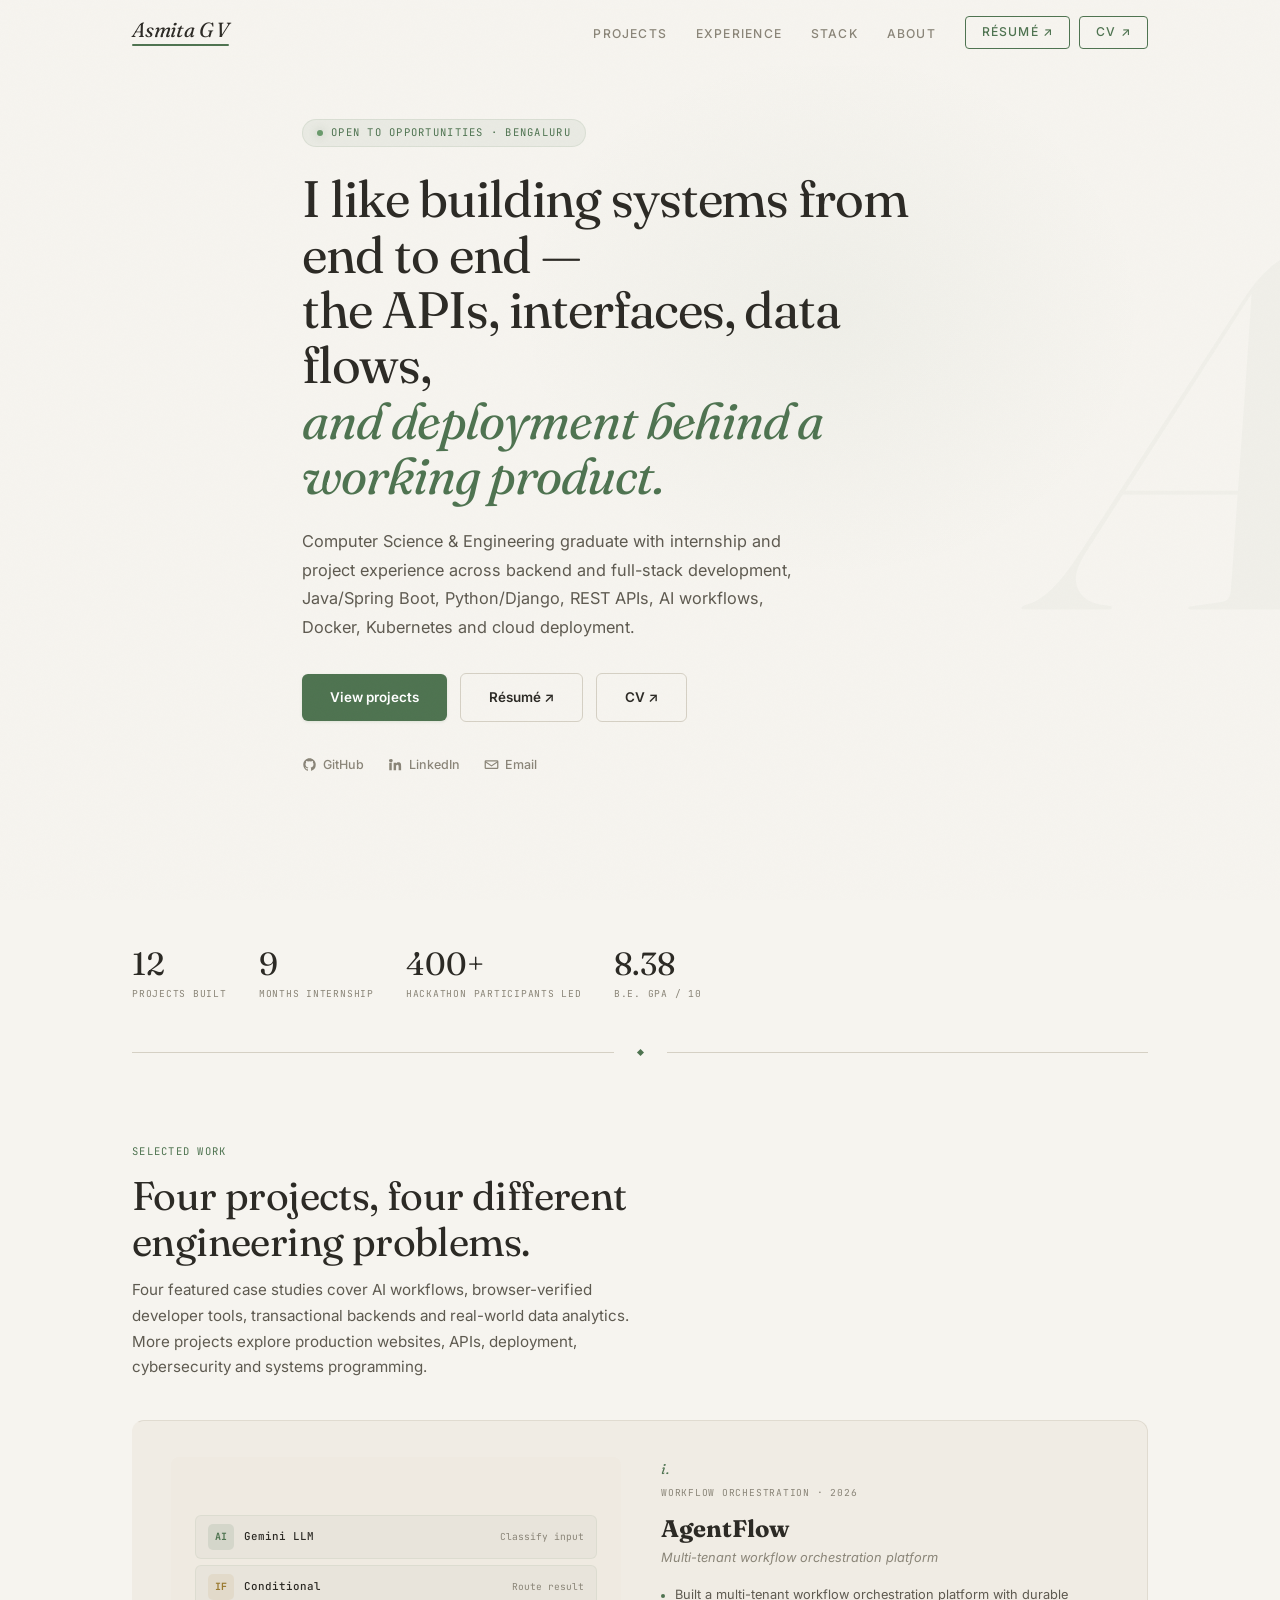
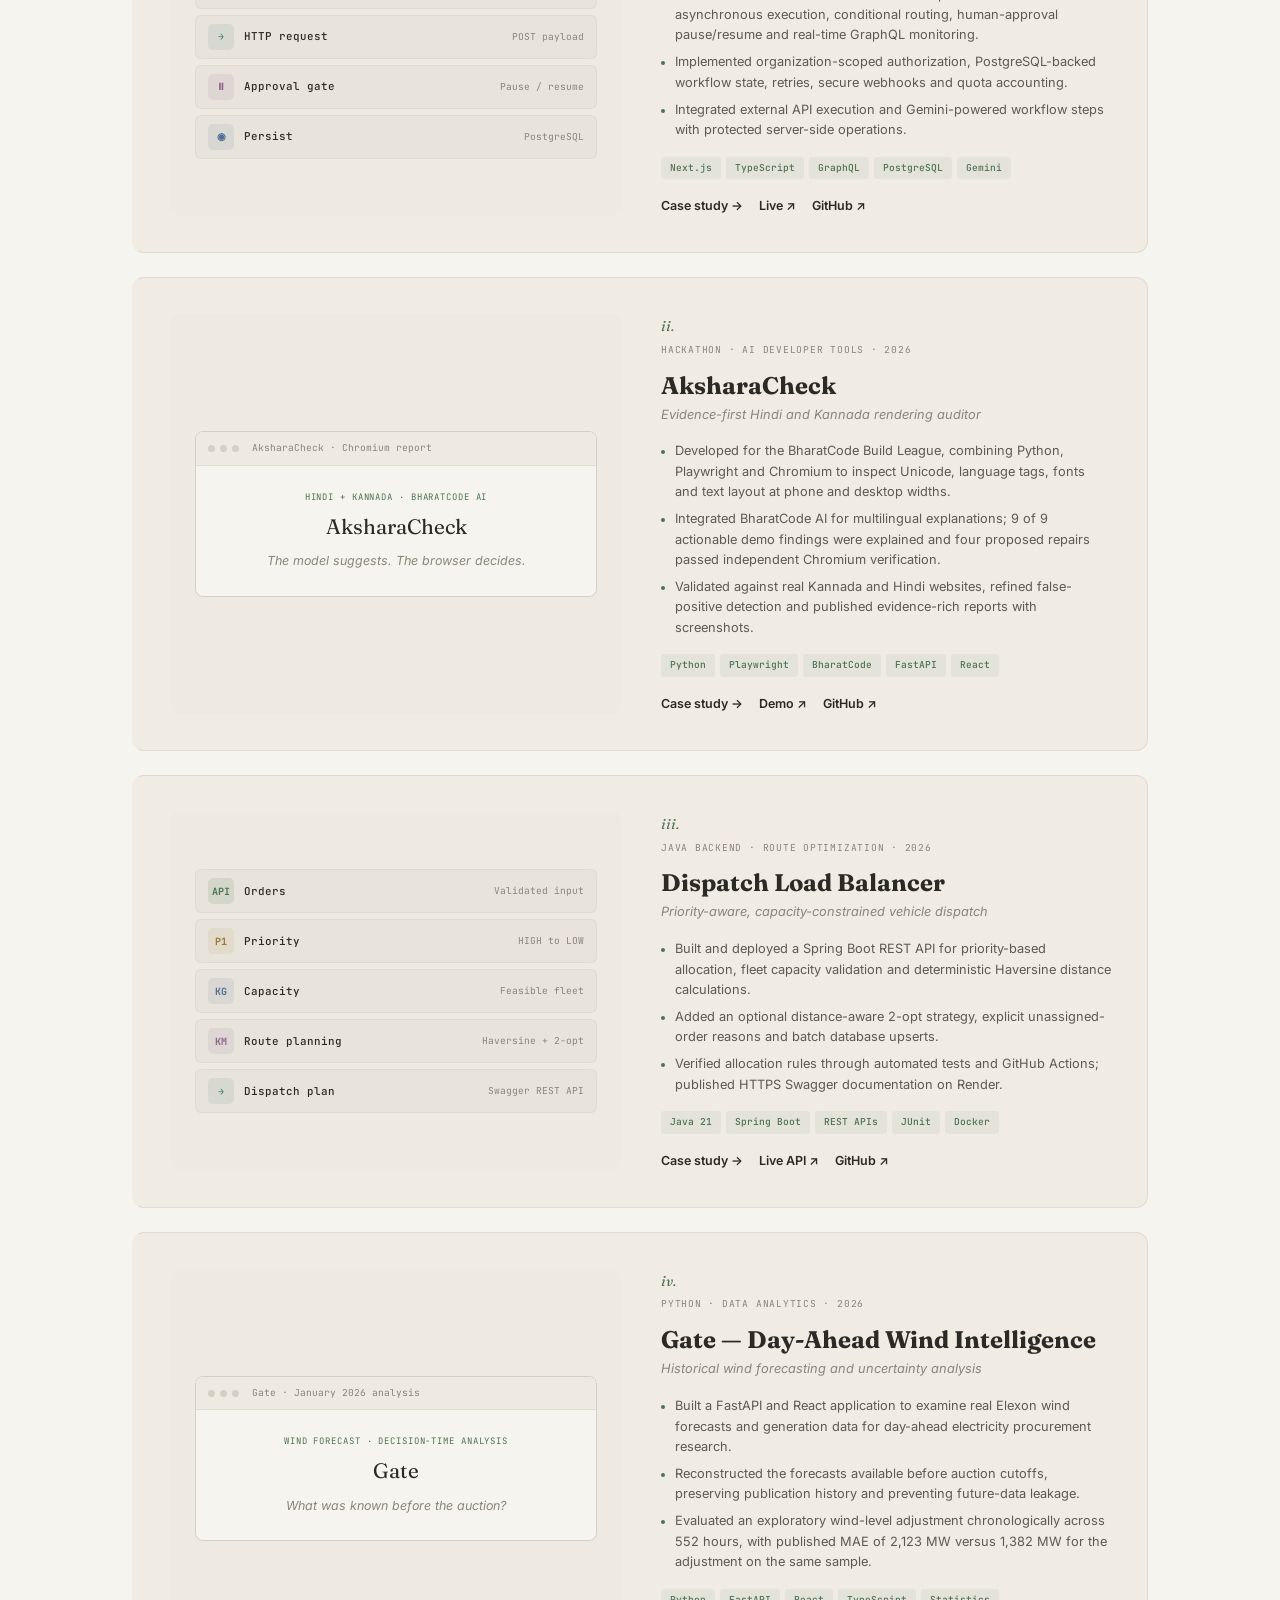
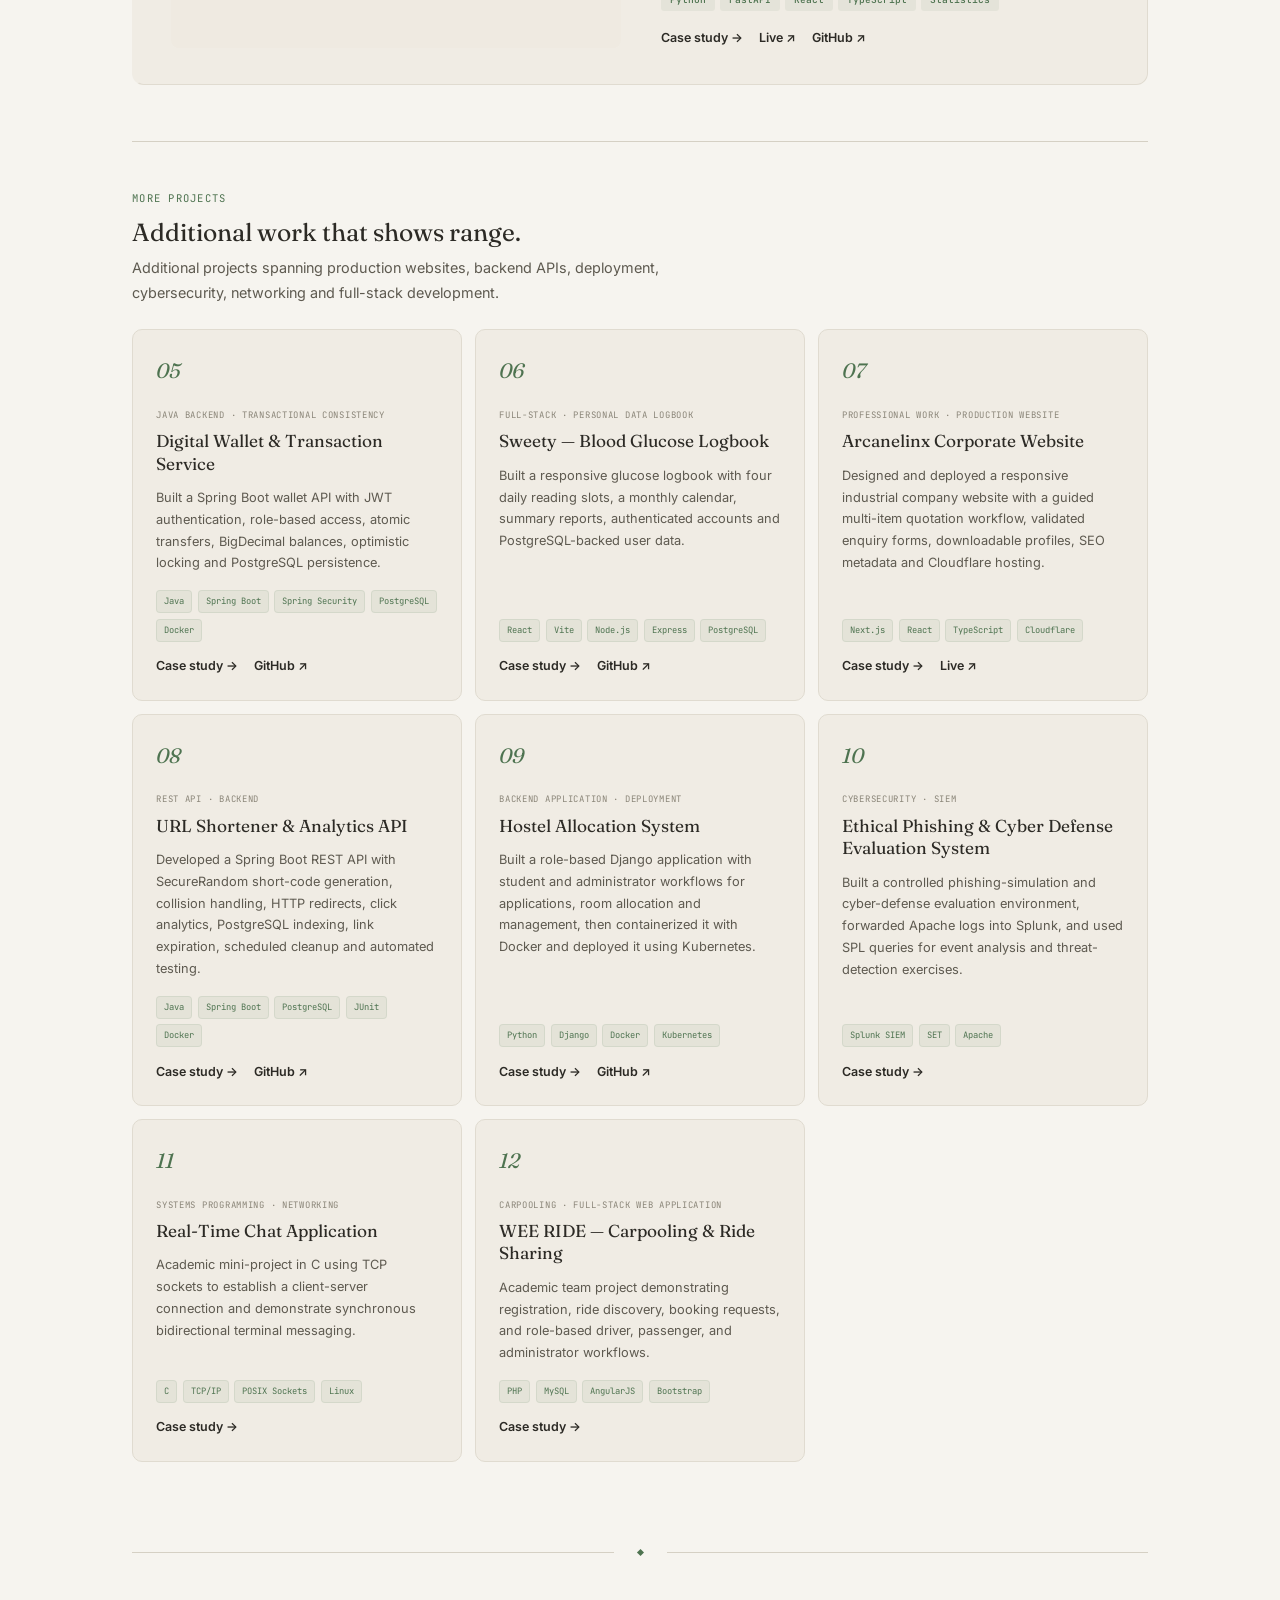
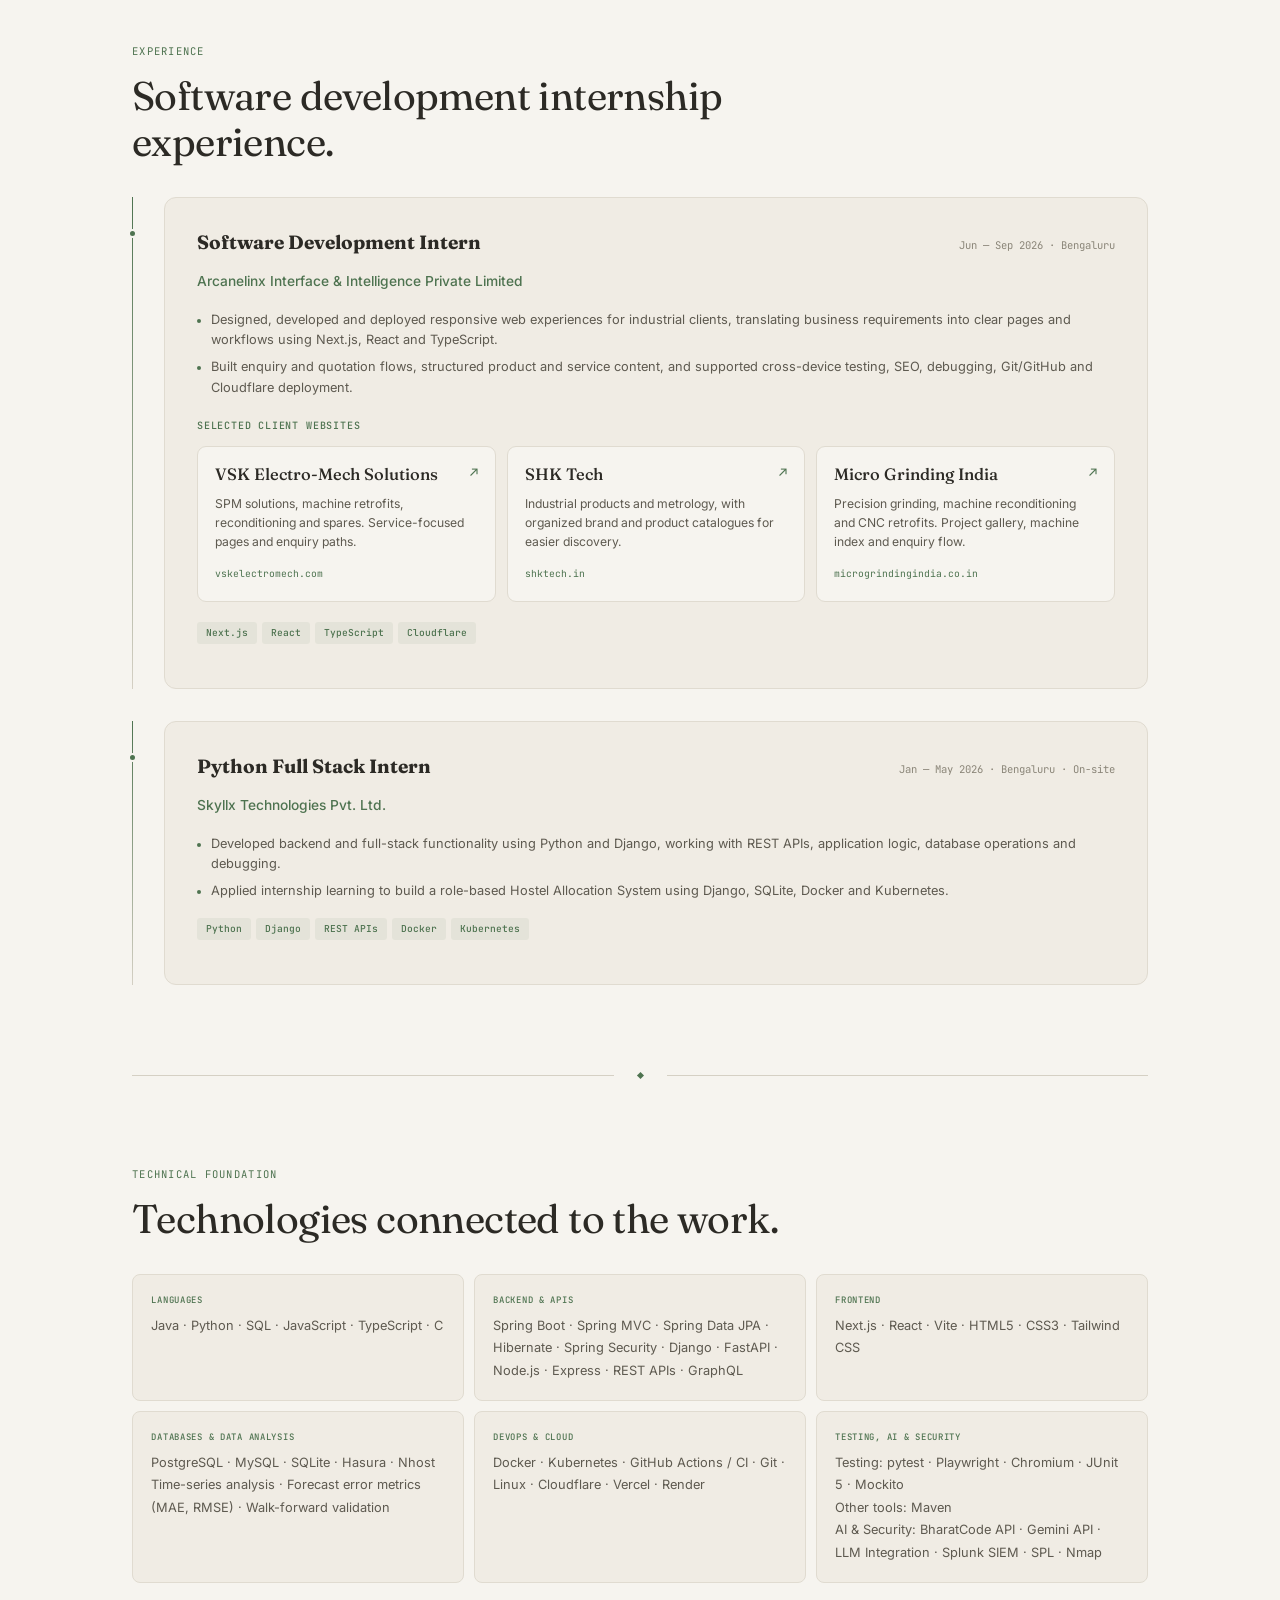
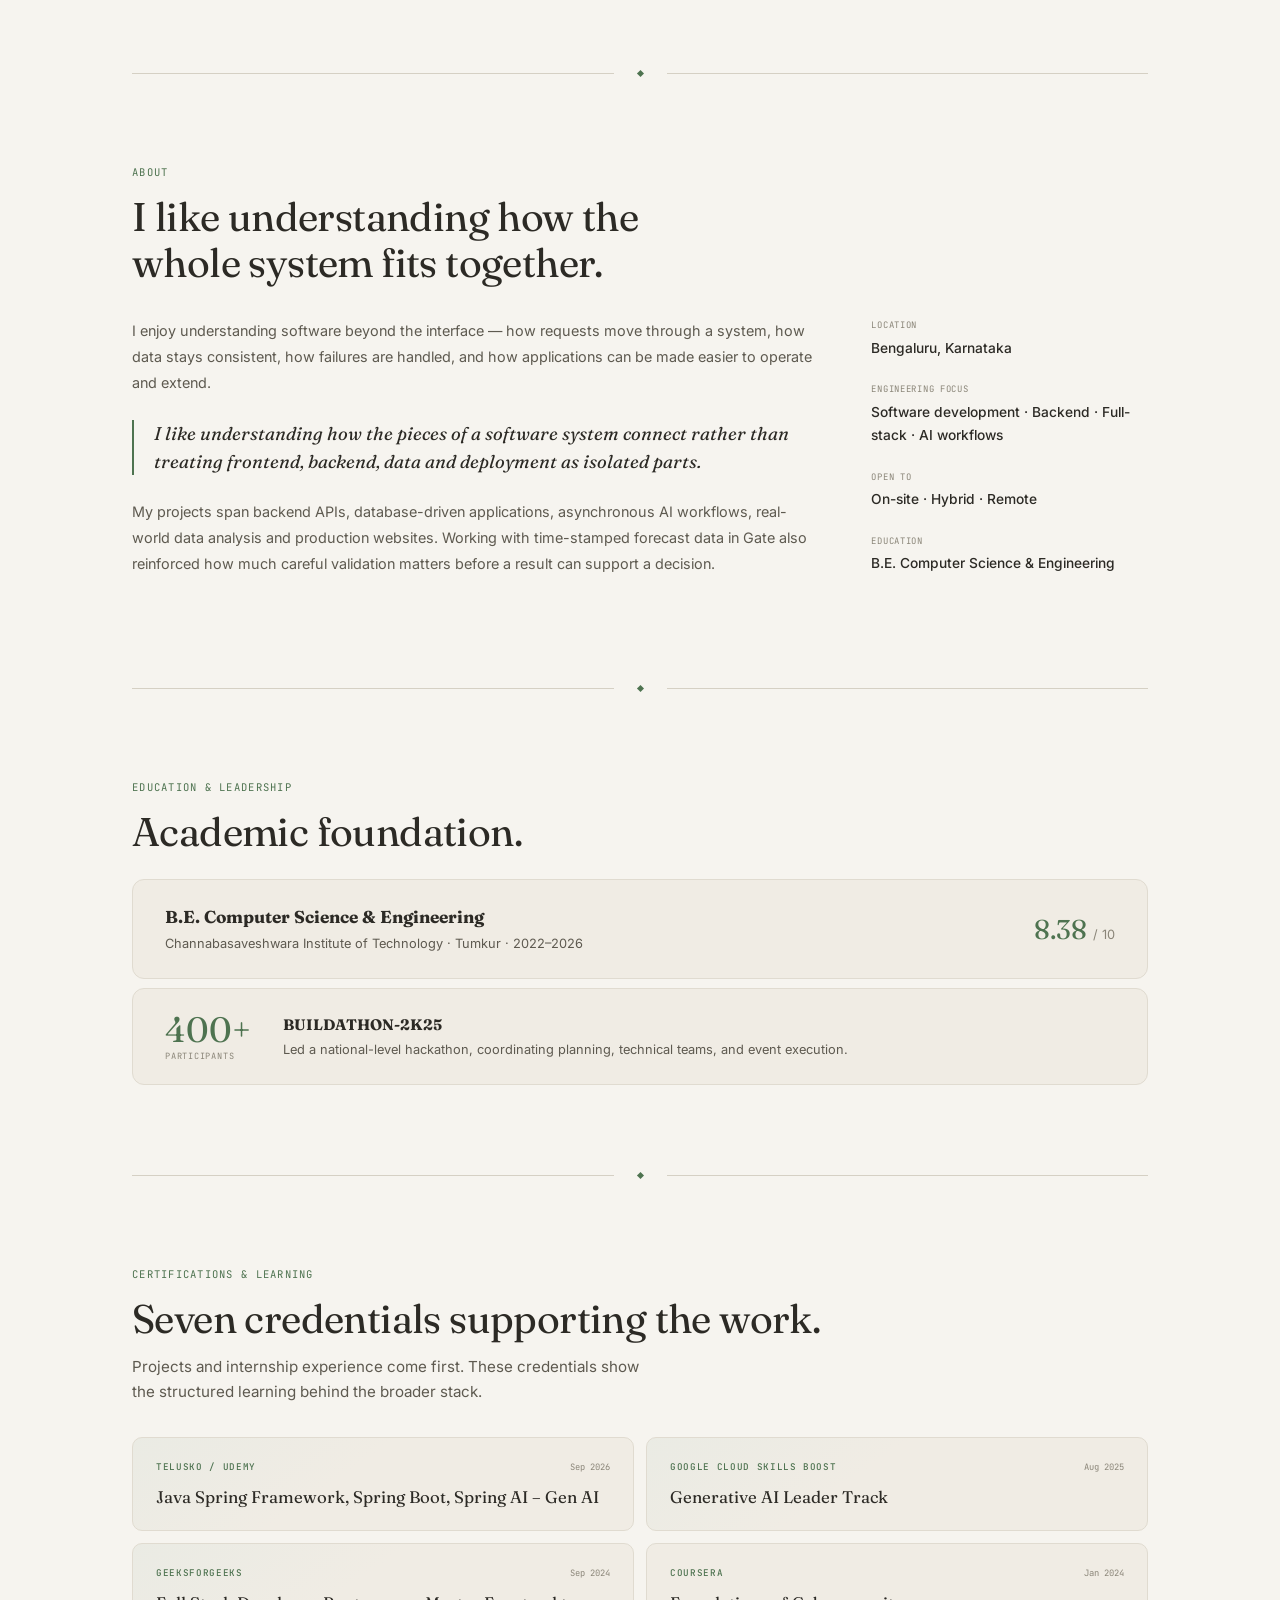
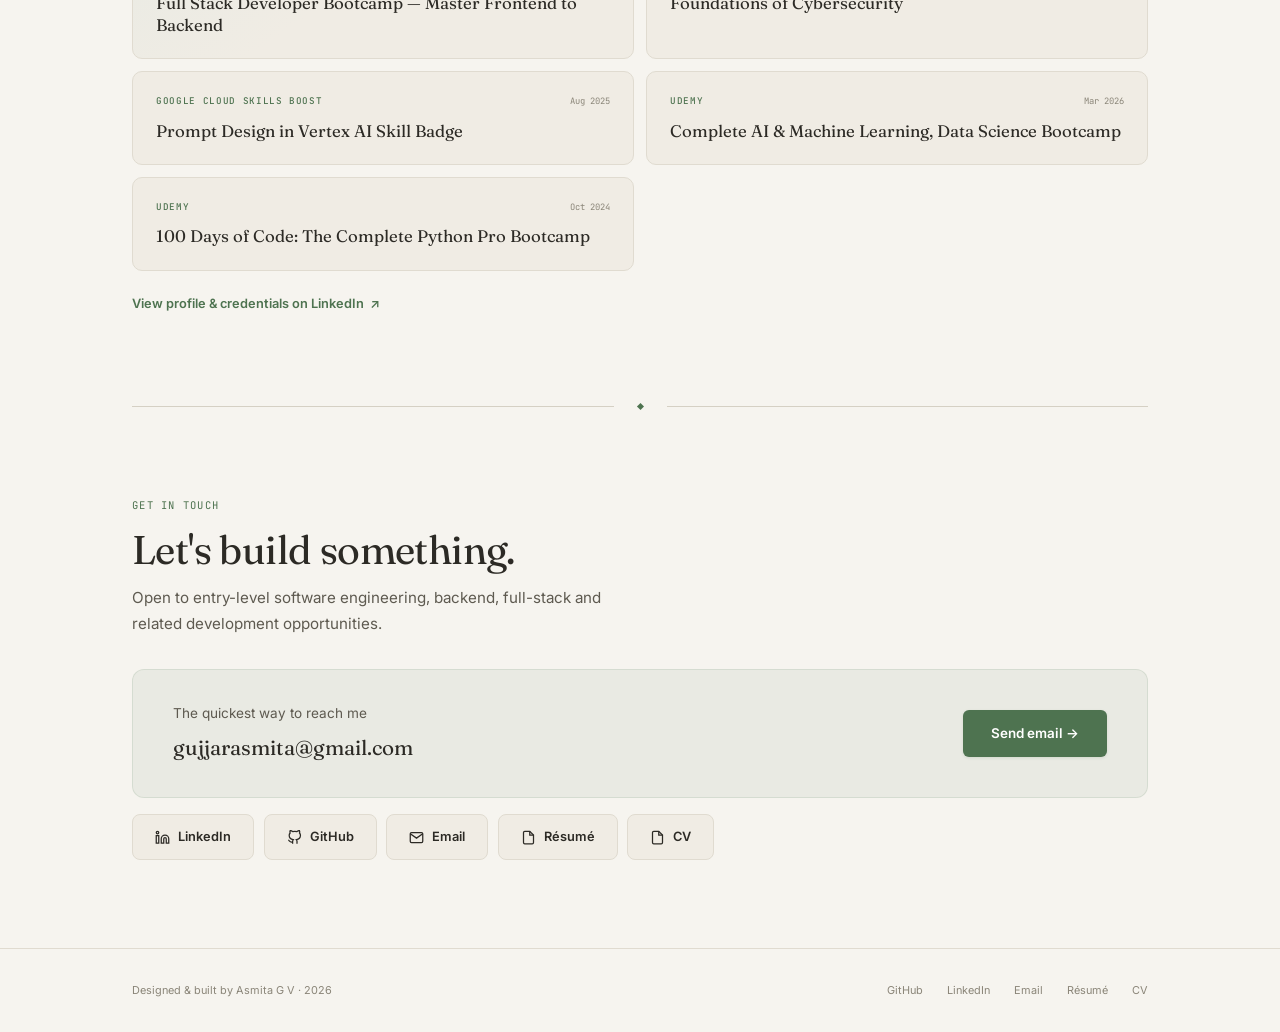
<file: index.html>
<!DOCTYPE html>
<html lang="en">
<head>
<meta charset="UTF-8">
<meta name="viewport" content="width=device-width, initial-scale=1">
<meta name="color-scheme" content="only light">
<meta name="supported-color-schemes" content="light">
<meta name="theme-color" content="#f6f4ef">
<title>Asmita G V | Portfolio</title>
<meta name="description" content="Portfolio of Asmita G V — Computer Science &amp; Engineering graduate building backend and full-stack systems, Python/FastAPI data analytics, AI workflows and production web applications.">
<meta property="og:title" content="Asmita G V | Portfolio">
<meta property="og:description" content="Backend and full-stack engineering, AI workflows, real-world wind data analysis, Python/FastAPI, Java/Spring Boot and deployed web applications.">
<meta property="og:type" content="website">
<meta property="og:url" content="https://ashh-droid.github.io/Portfolio/">
<meta property="og:image" content="https://ashh-droid.github.io/Portfolio/og-portfolio.png.png">
<meta name="twitter:card" content="summary_large_image">
<link rel="canonical" href="https://ashh-droid.github.io/Portfolio/">
<link rel="icon" href="android-chrome-512x512.png?v=20260817-favicon4" sizes="512x512" type="image/png">
<link rel="preconnect" href="https://fonts.googleapis.com">
<link rel="preconnect" href="https://fonts.gstatic.com" crossorigin>
<link href="https://fonts.googleapis.com/css2?family=Fraunces:ital,opsz,wght@0,9..144,100..900;1,9..144,100..900&family=Inter:wght@400;500;600;700&family=JetBrains+Mono:wght@400;500&display=swap" rel="stylesheet">
<link rel="stylesheet" href="sage-base.css?v=20261115-navgroup2">
<link rel="stylesheet" href="sage-components.css?v=20260816-complete2">
<link rel="stylesheet" href="sage-extra.css?v=20261023-clientwebsites">
</head>
<body>
<a class="skip" href="#main">Skip to content</a>
<div class="scroll-bar" id="sp"></div>

<nav class="nav" id="nav">
  <div class="wrap nav-inner">
    <a class="nav-logo" href="#">
      <span class="nav-logo-text">Asmita G V</span>
      <span class="nav-logo-bar"></span>
    </a>
    <button class="ham" id="ham" aria-label="Menu"><span></span><span></span><span></span></button>
    <ul class="nav-links" id="nl">
      <li><a href="#projects">Projects</a></li>
      <li><a href="#experience">Experience</a></li>
      <li><a href="#stack">Stack</a></li>
      <li><a href="#about">About</a></li>
      <li><a class="nav-cta" href="Asmita_GV_Resume.pdf?v=20261023" target="_blank" rel="noopener noreferrer">Résumé ↗</a></li>
    </ul>
  </div>
</nav>

<section class="hero" id="main">
  <div class="hero-watermark" aria-hidden="true">A</div>
  <div class="wrap hero-content">
    <div class="hero-tag rv"><span class="hero-tag-dot"></span>Open to opportunities · Bengaluru</div>
    <h1 class="rv">I like building systems from end to <span class="hero-no-break">end —</span><br>the APIs, interfaces, data flows,<br><em>and deployment behind a working product.</em></h1>
    <p class="hero-sub rv">Computer Science &amp; Engineering graduate building backend and full-stack software, from APIs and database-driven workflows to real-world data analysis, AI-enabled systems and deployed web applications.</p>
    <div class="hero-btns rv">
      <a class="btn-fill" href="#projects">View projects</a>
      <a class="btn-line" href="Asmita_GV_Resume.pdf?v=20261023" target="_blank" rel="noopener noreferrer">Résumé ↗</a>
      <a class="btn-line" href="Asmita_GV_CV.pdf" target="_blank" rel="noopener noreferrer">CV ↗</a>
    </div>
    <div class="hero-links rv">
      <a href="https://github.com/ashh-droid" target="_blank" rel="noopener noreferrer">GitHub</a>
      <a href="https://linkedin.com/in/asmita-gv" target="_blank" rel="noopener noreferrer">LinkedIn</a>
      <a href="mailto:gujjarasmita@gmail.com">Email</a>
    </div>
  </div>
</section>

<div class="wrap">
  <div class="stats rv">
    <div class="stat"><div class="stat-num" data-count="12">0</div><div class="stat-label">Projects built</div></div>
    <div class="stat"><div class="stat-num" data-count="9">0</div><div class="stat-label">Months internship</div></div>
    <div class="stat"><div class="stat-num" data-count="400" data-suffix="+">0</div><div class="stat-label">Hackathon participants led</div></div>
    <div class="stat"><div class="stat-num" data-count="8.38">0</div><div class="stat-label">B.E. GPA / 10</div></div>
  </div>
</div>

<div class="divider"><span class="divider-mark"></span></div>

<section id="projects">
  <div class="wrap">
    <p class="eye rv">Selected work</p>
    <h2 class="sec-h rv">Four projects, four different<br>engineering problems.</h2>
    <p class="sec-p rv">Four featured case studies cover AI workflows, browser-verified developer tools, transactional backends and real-world data analytics. More projects explore production websites, APIs, deployment, cybersecurity and systems programming.</p>

    <div class="projects">
      <article class="pcard rv-left">
        <div class="pcard-vis">
          <div class="nodes">
            <div class="node"><span class="node-ic ai">AI</span><span class="node-name">Gemini LLM</span><span class="node-desc">Classify input</span></div>
            <div class="node"><span class="node-ic if">IF</span><span class="node-name">Conditional</span><span class="node-desc">Route result</span></div>
            <div class="node"><span class="node-ic api">→</span><span class="node-name">HTTP request</span><span class="node-desc">POST payload</span></div>
            <div class="node"><span class="node-ic ht">⏸</span><span class="node-name">Approval gate</span><span class="node-desc">Pause / resume</span></div>
            <div class="node"><span class="node-ic db">◉</span><span class="node-name">Persist</span><span class="node-desc">PostgreSQL</span></div>
          </div>
        </div>
        <div class="pcard-info">
          <span class="pcard-num">i.</span><span class="pcard-type">Workflow orchestration · 2026</span>
          <h3 class="pcard-name">AgentFlow</h3>
          <p class="pcard-sub">Multi-tenant workflow orchestration platform</p>
          <ul class="pcard-ul">
            <li>Built a multi-tenant workflow orchestration platform with durable asynchronous execution, conditional routing, human-approval pause/resume and real-time GraphQL monitoring.</li>
            <li>Implemented organization-scoped authorization, PostgreSQL-backed workflow state, retries, secure webhooks and quota accounting.</li>
            <li>Integrated external API execution and Gemini-powered workflow steps with protected server-side operations.</li>
          </ul>
          <div class="tags"><span class="tag">Next.js</span><span class="tag">TypeScript</span><span class="tag">GraphQL</span><span class="tag">PostgreSQL</span><span class="tag">Gemini</span></div>
          <div class="pcard-links">
            <a href="project-agentflow.html">Case study <span class="arr">→</span></a>
            <a href="https://ai-agent-workflow-builder-seven.vercel.app" target="_blank" rel="noopener noreferrer">Live <span class="arr">↗</span></a>
            <a href="https://github.com/ashh-droid/ai-agent-workflow-builder" target="_blank" rel="noopener noreferrer">GitHub <span class="arr">↗</span></a>
          </div>
        </div>
      </article>

      <article class="pcard rv-right">
        <div class="pcard-vis">
          <div class="browser">
            <div class="browser-top"><span class="browser-dot"></span><span class="browser-dot"></span><span class="browser-dot"></span><span class="browser-url">AksharaCheck · Chromium report</span></div>
            <div class="browser-body"><div class="b-tag">Hindi + Kannada · BharatCode AI</div><div class="b-name">AksharaCheck</div><div class="b-desc">The model suggests. The browser decides.</div></div>
          </div>
        </div>
        <div class="pcard-info">
          <span class="pcard-num">ii.</span><span class="pcard-type">Hackathon · AI developer tools · 2026</span>
          <h3 class="pcard-name">AksharaCheck</h3>
          <p class="pcard-sub">Evidence-first Hindi and Kannada rendering auditor</p>
          <ul class="pcard-ul">
            <li>Developed for the BharatCode Build League, combining Python, Playwright and Chromium to inspect Unicode, language tags, fonts and text layout at phone and desktop widths.</li>
            <li>Integrated BharatCode AI for multilingual explanations; 9 of 9 actionable demo findings were explained and four proposed repairs passed independent Chromium verification.</li>
            <li>Validated against real Kannada and Hindi websites, refined false-positive detection and published evidence-rich reports with screenshots.</li>
          </ul>
          <div class="tags"><span class="tag">Python</span><span class="tag">Playwright</span><span class="tag">BharatCode</span><span class="tag">FastAPI</span><span class="tag">React</span></div>
          <div class="pcard-links">
            <a href="project-aksharacheck.html">Case study <span class="arr">→</span></a>
            <a href="https://ashh-droid.github.io/AksharaCheck/" target="_blank" rel="noopener noreferrer">Demo <span class="arr">↗</span></a>
            <a href="https://github.com/ashh-droid/AksharaCheck" target="_blank" rel="noopener noreferrer">GitHub <span class="arr">↗</span></a>
          </div>
        </div>
      </article>

      <article class="pcard rv-left">
        <div class="pcard-vis">
          <div class="nodes">
            <div class="node"><span class="node-ic ai">API</span><span class="node-name">Orders</span><span class="node-desc">Validated input</span></div>
            <div class="node"><span class="node-ic if">P1</span><span class="node-name">Priority</span><span class="node-desc">HIGH to LOW</span></div>
            <div class="node"><span class="node-ic db">KG</span><span class="node-name">Capacity</span><span class="node-desc">Feasible fleet</span></div>
            <div class="node"><span class="node-ic ht">KM</span><span class="node-name">Route planning</span><span class="node-desc">Haversine + 2-opt</span></div>
            <div class="node"><span class="node-ic api">→</span><span class="node-name">Dispatch plan</span><span class="node-desc">Swagger REST API</span></div>
          </div>
        </div>
        <div class="pcard-info">
          <span class="pcard-num">iii.</span><span class="pcard-type">Java backend · Route optimization · 2026</span>
          <h3 class="pcard-name">Dispatch Load Balancer</h3>
          <p class="pcard-sub">Priority-aware, capacity-constrained vehicle dispatch</p>
          <ul class="pcard-ul">
            <li>Built and deployed a Spring Boot REST API for priority-based allocation, fleet capacity validation and deterministic Haversine distance calculations.</li>
            <li>Added an optional distance-aware 2-opt strategy, explicit unassigned-order reasons and batch database upserts.</li>
            <li>Verified allocation rules through automated tests and GitHub Actions; published HTTPS Swagger documentation on Render.</li>
          </ul>
          <div class="tags"><span class="tag">Java 21</span><span class="tag">Spring Boot</span><span class="tag">REST APIs</span><span class="tag">JUnit</span><span class="tag">Docker</span></div>
          <div class="pcard-links">
            <a href="project-dispatch-load-balancer.html">Case study <span class="arr">→</span></a>
            <a href="https://dispatch-load-balancer-0lce.onrender.com/swagger-ui/index.html" target="_blank" rel="noopener noreferrer">Live API <span class="arr">↗</span></a>
            <a href="https://github.com/ashh-droid/dispatch-load-balancer" target="_blank" rel="noopener noreferrer">GitHub <span class="arr">↗</span></a>
          </div>
        </div>
      </article>

      <article class="pcard rv-right">
        <div class="pcard-vis">
          <div class="browser">
            <div class="browser-top"><span class="browser-dot"></span><span class="browser-dot"></span><span class="browser-dot"></span><span class="browser-url">Gate · January 2026 analysis</span></div>
            <div class="browser-body">
              <div class="b-tag">Wind forecast · Decision-time analysis</div>
              <div class="b-name">Gate</div>
              <div class="b-desc">What was known before the auction?</div>
            </div>
          </div>
        </div>
        <div class="pcard-info">
          <span class="pcard-num">iv.</span><span class="pcard-type">Python · Data analytics · 2026</span>
          <h3 class="pcard-name">Gate — Day-Ahead Wind Intelligence</h3>
          <p class="pcard-sub">Historical wind forecasting and uncertainty analysis</p>
          <ul class="pcard-ul">
            <li>Built a FastAPI and React application to examine real Elexon wind forecasts and generation data for day-ahead electricity procurement research.</li>
            <li>Reconstructed the forecasts available before auction cutoffs, preserving publication history and preventing future-data leakage.</li>
            <li>Evaluated an exploratory wind-level adjustment chronologically across 552 hours, with published MAE of 2,123 MW versus 1,382 MW for the adjustment on the same sample.</li>
          </ul>
          <div class="tags"><span class="tag">Python</span><span class="tag">FastAPI</span><span class="tag">React</span><span class="tag">TypeScript</span><span class="tag">Statistics</span></div>
          <div class="pcard-links">
            <a href="project-gate.html">Case study <span class="arr">→</span></a>
            <a href="https://gate-ashhdroid.vercel.app/" target="_blank" rel="noopener noreferrer">Live <span class="arr">↗</span></a>
            <a href="https://github.com/ashh-droid/Gate" target="_blank" rel="noopener noreferrer">GitHub <span class="arr">↗</span></a>
          </div>
        </div>
      </article>
    </div>

    <div class="more-work">
      <div class="more-head rv"><p class="eye">More projects</p><h3 class="more-title">Additional work that shows range.</h3><p class="more-copy">Additional projects spanning production websites, backend APIs, deployment, cybersecurity, networking and full-stack development.</p></div>
      <div class="mini-grid stg">
                <article class="mini-card rv-scale">
          <span class="mini-index">05</span><div class="mini-kicker">Java backend · Transactional consistency</div>
          <h3>Digital Wallet &amp; Transaction Service</h3>
          <p>Built a Spring Boot wallet API with JWT authentication, role-based access, atomic transfers, BigDecimal balances, optimistic locking and PostgreSQL persistence.</p>
          <div class="mini-tags"><span>Java</span><span>Spring Boot</span><span>Spring Security</span><span>PostgreSQL</span><span>Docker</span></div>
          <div class="pcard-links">
            <a href="project-wallet.html">Case study <span class="arr">→</span></a>
            <a href="https://github.com/ashh-droid/digital-wallet-transaction-service" target="_blank" rel="noopener noreferrer">GitHub <span class="arr">↗</span></a>
          </div>
        </article>
        <article class="mini-card rv-scale">
          <span class="mini-index">06</span><div class="mini-kicker">Full-stack · Personal data logbook</div>
          <h3>Sweety — Blood Glucose Logbook</h3>
          <p>Built a responsive glucose logbook with four daily reading slots, a monthly calendar, summary reports, authenticated accounts and PostgreSQL-backed user data.</p>
          <div class="mini-tags"><span>React</span><span>Vite</span><span>Node.js</span><span>Express</span><span>PostgreSQL</span></div>
          <div class="pcard-links">
            <a href="project-sweety.html">Case study <span class="arr">→</span></a>
            <a href="https://github.com/ashh-droid/sweety-glucose-tracker" target="_blank" rel="noopener noreferrer">GitHub <span class="arr">↗</span></a>
          </div>
        </article>
        <article class="mini-card rv-scale">
          <span class="mini-index">07</span><div class="mini-kicker">Professional work · Production website</div>
          <h3>Arcanelinx Corporate Website</h3>
          <p>Designed and deployed a responsive industrial company website with a guided multi-item quotation workflow, validated enquiry forms, downloadable profiles, SEO metadata and Cloudflare hosting.</p>
          <div class="mini-tags"><span>Next.js</span><span>React</span><span>TypeScript</span><span>Cloudflare</span></div>
          <div class="pcard-links">
            <a href="project-arcanelinx.html">Case study <span class="arr">→</span></a>
            <a href="https://arcanelinx.com" target="_blank" rel="noopener noreferrer">Live <span class="arr">↗</span></a>
          </div>
        </article>
        <article class="mini-card rv-scale">
          <span class="mini-index">08</span><div class="mini-kicker">REST API · Backend</div>
          <h3>URL Shortener &amp; Analytics API</h3>
          <p>Developed a Spring Boot REST API with SecureRandom short-code generation, collision handling, HTTP redirects, click analytics, PostgreSQL indexing, link expiration, scheduled cleanup and automated testing.</p>
          <div class="mini-tags"><span>Java</span><span>Spring Boot</span><span>PostgreSQL</span><span>JUnit</span><span>Docker</span></div>
          <div class="pcard-links"><a href="project-url-shortener.html">Case study <span class="arr">→</span></a><a href="https://github.com/ashh-droid/url-shortener-analytics-api" target="_blank" rel="noopener noreferrer">GitHub <span class="arr">↗</span></a></div>
        </article>
        <article class="mini-card rv-scale">
          <span class="mini-index">09</span><div class="mini-kicker">Backend application · Deployment</div>
          <h3>Hostel Allocation System</h3>
          <p>Built a role-based Django application with student and administrator workflows for applications, room allocation and management, then containerized it with Docker and deployed it using Kubernetes.</p>
          <div class="mini-tags"><span>Python</span><span>Django</span><span>Docker</span><span>Kubernetes</span></div>
          <div class="pcard-links"><a href="project-hostel.html">Case study <span class="arr">→</span></a><a href="https://github.com/ashh-droid/Hostel-Allocation-System" target="_blank" rel="noopener noreferrer">GitHub <span class="arr">↗</span></a></div>
        </article>
        <article class="mini-card rv-scale">
          <span class="mini-index">10</span><div class="mini-kicker">Cybersecurity · SIEM</div>
          <h3>Ethical Phishing &amp; Cyber Defense Evaluation System</h3>
          <p>Built a controlled phishing-simulation and cyber-defense evaluation environment, forwarded Apache logs into Splunk, and used SPL queries for event analysis and threat-detection exercises.</p>
          <div class="mini-tags"><span>Splunk SIEM</span><span>SET</span><span>Apache</span></div>
          <div class="pcard-links"><a href="project-cybersecurity.html">Case study <span class="arr">→</span></a></div>
        </article>
        <article class="mini-card rv-scale">
          <span class="mini-index">11</span><div class="mini-kicker">Systems Programming · Networking</div>
          <h3>Real-Time Chat Application</h3>
          <p>Academic mini-project in C using TCP sockets to establish a client-server connection and demonstrate synchronous bidirectional terminal messaging.</p>
          <div class="mini-tags"><span>C</span><span>TCP/IP</span><span>POSIX Sockets</span><span>Linux</span></div>
          <div class="pcard-links"><a href="project-realtime-chat.html">Case study <span class="arr">→</span></a></div>
        </article>
        <article class="mini-card rv-scale">
          <span class="mini-index">12</span><div class="mini-kicker">Carpooling · Full-stack web application</div>
          <h3>WEE RIDE — Carpooling &amp; Ride Sharing</h3>
          <p>Academic team project demonstrating registration, ride discovery, booking requests, and role-based driver, passenger, and administrator workflows.</p>
          <div class="mini-tags"><span>PHP</span><span>MySQL</span><span>AngularJS</span><span>Bootstrap</span></div>
          <div class="pcard-links"><a href="project-wee-ride.html">Case study <span class="arr">→</span></a></div>
        </article>
      </div>
    </div>
  </div>
</section>

<div class="divider"><span class="divider-mark"></span></div>
<section id="experience">
  <div class="wrap">
    <p class="eye rv">Experience</p>
    <h2 class="sec-h rv">Software development internship<br>experience.</h2>
    <div class="timeline rv-scale">
      <div class="timeline-dot"></div>
      <div class="exp">
        <div class="exp-header"><h3 class="exp-role">Software Development Intern</h3><span class="exp-date">Jun — Sep 2026 · Bengaluru</span></div>
        <div class="exp-co">Arcanelinx Interface &amp; Intelligence Private Limited</div>
        <ul class="pcard-ul">
          <li>Designed, developed and deployed responsive web experiences for industrial clients, translating business requirements into clear pages and workflows using Next.js, React and TypeScript.</li>
          <li>Built enquiry and quotation flows, structured product and service content, and supported cross-device testing, SEO, debugging, Git/GitHub and Cloudflare deployment.</li>
        </ul>
        <div class="exp-sites" aria-label="Selected client websites">
          <p class="exp-sites-label">Selected client websites</p>
          <div class="exp-sites-grid">
            <a class="exp-site" href="https://vskelectromech.com/" target="_blank" rel="noopener noreferrer" aria-label="Visit VSK Electro-Mech Solutions website (opens in a new tab)">
              <span class="exp-site-heading">VSK Electro-Mech Solutions <span class="exp-site-arrow" aria-hidden="true">↗</span></span>
              <span class="exp-site-desc">SPM solutions, machine retrofits, reconditioning and spares. Service-focused pages and enquiry paths.</span>
              <span class="exp-site-url">vskelectromech.com</span>
            </a>
            <a class="exp-site" href="https://shktech.in/" target="_blank" rel="noopener noreferrer" aria-label="Visit SHK Tech website (opens in a new tab)">
              <span class="exp-site-heading">SHK Tech <span class="exp-site-arrow" aria-hidden="true">↗</span></span>
              <span class="exp-site-desc">Industrial products and metrology, with organized brand and product catalogues for easier discovery.</span>
              <span class="exp-site-url">shktech.in</span>
            </a>
            <a class="exp-site" href="https://microgrindingindia.co.in/" target="_blank" rel="noopener noreferrer" aria-label="Visit Micro Grinding India website (opens in a new tab)">
              <span class="exp-site-heading">Micro Grinding India <span class="exp-site-arrow" aria-hidden="true">↗</span></span>
              <span class="exp-site-desc">Precision grinding, machine reconditioning and CNC retrofits. Project gallery, machine index and enquiry flow.</span>
              <span class="exp-site-url">microgrindingindia.co.in</span>
            </a>
          </div>
        </div>
        <div class="tags"><span class="tag">Next.js</span><span class="tag">React</span><span class="tag">TypeScript</span><span class="tag">Cloudflare</span></div>
      </div>
    </div>
    <div class="timeline rv-scale">
      <div class="timeline-dot"></div>
      <div class="exp">
        <div class="exp-header"><h3 class="exp-role">Python Full Stack Intern</h3><span class="exp-date">Jan — May 2026 · Bengaluru · On-site</span></div>
        <div class="exp-co">Skyllx Technologies Pvt. Ltd.</div>
        <ul class="pcard-ul">
          <li>Developed backend and full-stack functionality using Python and Django, working with REST APIs, application logic, database operations and debugging.</li>
          <li>Applied internship learning to build a role-based Hostel Allocation System using Django, SQLite, Docker and Kubernetes.</li>
        </ul>
        <div class="tags"><span class="tag">Python</span><span class="tag">Django</span><span class="tag">REST APIs</span><span class="tag">Docker</span><span class="tag">Kubernetes</span></div>
      </div>
    </div>
  </div>
</section>

<div class="divider"><span class="divider-mark"></span></div>
<section id="stack">
  <div class="wrap">
    <p class="eye rv">Technical foundation</p><h2 class="sec-h rv">Technologies connected to the work.</h2>
    <div class="tgrid stg">
      <div class="tcell rv-scale"><div class="tcell-h">Languages</div><div class="tcell-body">Java · Python · SQL · JavaScript · TypeScript · C</div></div>
      <div class="tcell rv-scale"><div class="tcell-h">Backend &amp; APIs</div><div class="tcell-body">Spring Boot · Spring MVC · Spring Data JPA · Hibernate · Spring Security · Django · FastAPI · Node.js · Express · REST APIs · GraphQL</div></div>
      <div class="tcell rv-scale"><div class="tcell-h">Frontend</div><div class="tcell-body">Next.js · React · Vite · HTML5 · CSS3 · Tailwind CSS</div></div>
      <div class="tcell rv-scale"><div class="tcell-h">Databases &amp; Data Analysis</div><div class="tcell-body">PostgreSQL · MySQL · SQLite · Hasura · Nhost<br>Time-series analysis · Forecast error metrics (MAE, RMSE) · Walk-forward validation</div></div>
      <div class="tcell rv-scale"><div class="tcell-h">DevOps &amp; Cloud</div><div class="tcell-body">Docker · Kubernetes · GitHub Actions / CI · Git · Linux · Cloudflare · Vercel · Render</div></div>
      <div class="tcell rv-scale"><div class="tcell-h">Testing, AI &amp; Security</div><div class="tcell-body">Testing: pytest · Playwright · Chromium · JUnit 5 · Mockito<br>Other tools: Maven<br>AI &amp; Security: BharatCode API · Gemini API · LLM Integration · Splunk SIEM · SPL · Nmap</div></div>
    </div>
  </div>
</section>

<div class="divider"><span class="divider-mark"></span></div>
<section id="about">
  <div class="wrap">
    <p class="eye rv">About</p><h2 class="sec-h rv">I like understanding how the<br>whole system fits together.</h2>
    <div class="about-grid rv">
      <div>
        <p>I enjoy understanding software beyond the interface — how requests move through a system, how data stays consistent, how failures are handled, and how applications can be made easier to operate and extend.</p>
        <div class="pull-quote">I like understanding how the pieces of a software system connect rather than treating frontend, backend, data and deployment as isolated parts.</div>
        <p>My projects span backend APIs, database-driven applications, asynchronous AI workflows, real-world data analysis and production websites. Working with time-stamped forecast data in Gate also reinforced how much careful validation matters before a result can support a decision.</p>
      </div>
      <div>
        <div class="about-detail"><div class="about-detail-l">Location</div><div class="about-detail-v">Bengaluru, Karnataka</div></div>
        <div class="about-detail"><div class="about-detail-l">Engineering focus</div><div class="about-detail-v">Software development · Backend · Full-stack · AI workflows</div></div>
        <div class="about-detail"><div class="about-detail-l">Open to</div><div class="about-detail-v">On-site · Hybrid · Remote</div></div>
        <div class="about-detail"><div class="about-detail-l">Education</div><div class="about-detail-v">B.E. Computer Science &amp; Engineering</div></div>
      </div>
    </div>
  </div>
</section>

<div class="divider"><span class="divider-mark"></span></div>
<section id="education">
  <div class="wrap">
    <p class="eye rv">Education &amp; leadership</p><h2 class="sec-h rv">Academic foundation.</h2>
    <div class="edu-row">
      <div class="edu rv-scale"><div><h3>B.E. Computer Science &amp; Engineering</h3><p>Channabasaveshwara Institute of Technology · Tumkur · 2022–2026</p></div><div class="edu-gpa">8.38 <span>/ 10</span></div></div>
      <div class="lead-card rv-scale"><div class="lead-num">400+</div><div><h3>BUILDATHON-2K25</h3><p>Led a national-level hackathon, coordinating planning, technical teams, and event execution.</p></div></div>
    </div>
  </div>
</section>

<div class="divider cert-divider"><span class="divider-mark"></span></div>
<section id="certifications">
  <div class="wrap">
    <p class="eye rv">Certifications &amp; learning</p><h2 class="sec-h rv">Seven credentials supporting the work.</h2>
    <p class="sec-p rv">Projects and internship experience come first. These credentials show the structured learning behind the broader stack.</p>
    <div class="cert-grid stg">
      <article class="cert-card cert-featured rv-scale"><div class="cert-top"><span class="cert-provider">Telusko / Udemy</span><span class="cert-date">Sep 2026</span></div><h3>Java Spring Framework, Spring Boot, Spring AI – Gen AI</h3></article>
      <article class="cert-card cert-featured rv-scale"><div class="cert-top"><span class="cert-provider">Google Cloud Skills Boost</span><span class="cert-date">Aug 2025</span></div><h3>Generative AI Leader Track</h3></article>
      <article class="cert-card cert-featured rv-scale"><div class="cert-top"><span class="cert-provider">GeeksforGeeks</span><span class="cert-date">Sep 2024</span></div><h3>Full Stack Developer Bootcamp — Master Frontend to Backend</h3></article>
      <article class="cert-card rv-scale"><div class="cert-top"><span class="cert-provider">Coursera</span><span class="cert-date">Jan 2024</span></div><h3>Foundations of Cybersecurity</h3></article>
      <article class="cert-card rv-scale"><div class="cert-top"><span class="cert-provider">Google Cloud Skills Boost</span><span class="cert-date">Aug 2025</span></div><h3>Prompt Design in Vertex AI Skill Badge</h3></article>
      <article class="cert-card rv-scale"><div class="cert-top"><span class="cert-provider">Udemy</span><span class="cert-date">Mar 2026</span></div><h3>Complete AI &amp; Machine Learning, Data Science Bootcamp</h3></article>
      <article class="cert-card rv-scale"><div class="cert-top"><span class="cert-provider">Udemy</span><span class="cert-date">Oct 2024</span></div><h3>100 Days of Code: The Complete Python Pro Bootcamp</h3></article>
    </div>
    <a class="cert-link rv" href="https://linkedin.com/in/asmita-gv" target="_blank" rel="noopener noreferrer">View profile &amp; credentials on LinkedIn <span>↗</span></a>
  </div>
</section>

<div class="divider"><span class="divider-mark"></span></div>
<section id="contact">
  <div class="wrap">
    <p class="eye rv">Get in touch</p><h2 class="sec-h rv">Let's build something.</h2><p class="sec-p rv">Open to entry-level software engineering, backend, full-stack and related development opportunities.</p>
    <a class="contact-email rv-scale" href="mailto:gujjarasmita@gmail.com"><div class="contact-email-text"><p>The quickest way to reach me</p><span class="email-addr">gujjarasmita@gmail.com</span></div><span class="btn-fill">Send email →</span></a>
    <div class="contact-row rv">
      <a class="clink" href="https://linkedin.com/in/asmita-gv" target="_blank" rel="noopener noreferrer">LinkedIn</a>
      <a class="clink" href="https://github.com/ashh-droid" target="_blank" rel="noopener noreferrer">GitHub</a>
      <a class="clink" href="Asmita_GV_Resume.pdf?v=20261023" target="_blank" rel="noopener noreferrer">Résumé</a>
    </div>
  </div>
</section>

<footer class="footer"><div class="wrap footer-inner"><span class="footer-copy">Designed &amp; built by Asmita G V · 2026</span><div class="footer-r"><a href="https://github.com/ashh-droid" target="_blank" rel="noopener noreferrer">GitHub</a><a href="https://linkedin.com/in/asmita-gv" target="_blank" rel="noopener noreferrer">LinkedIn</a><a href="Asmita_GV_Resume.pdf?v=20261023" target="_blank" rel="noopener noreferrer">Résumé</a></div></div></footer>
<script src="sage.js?v=20261115-navgroup2" defer></script>
</body>
</html>
</file>
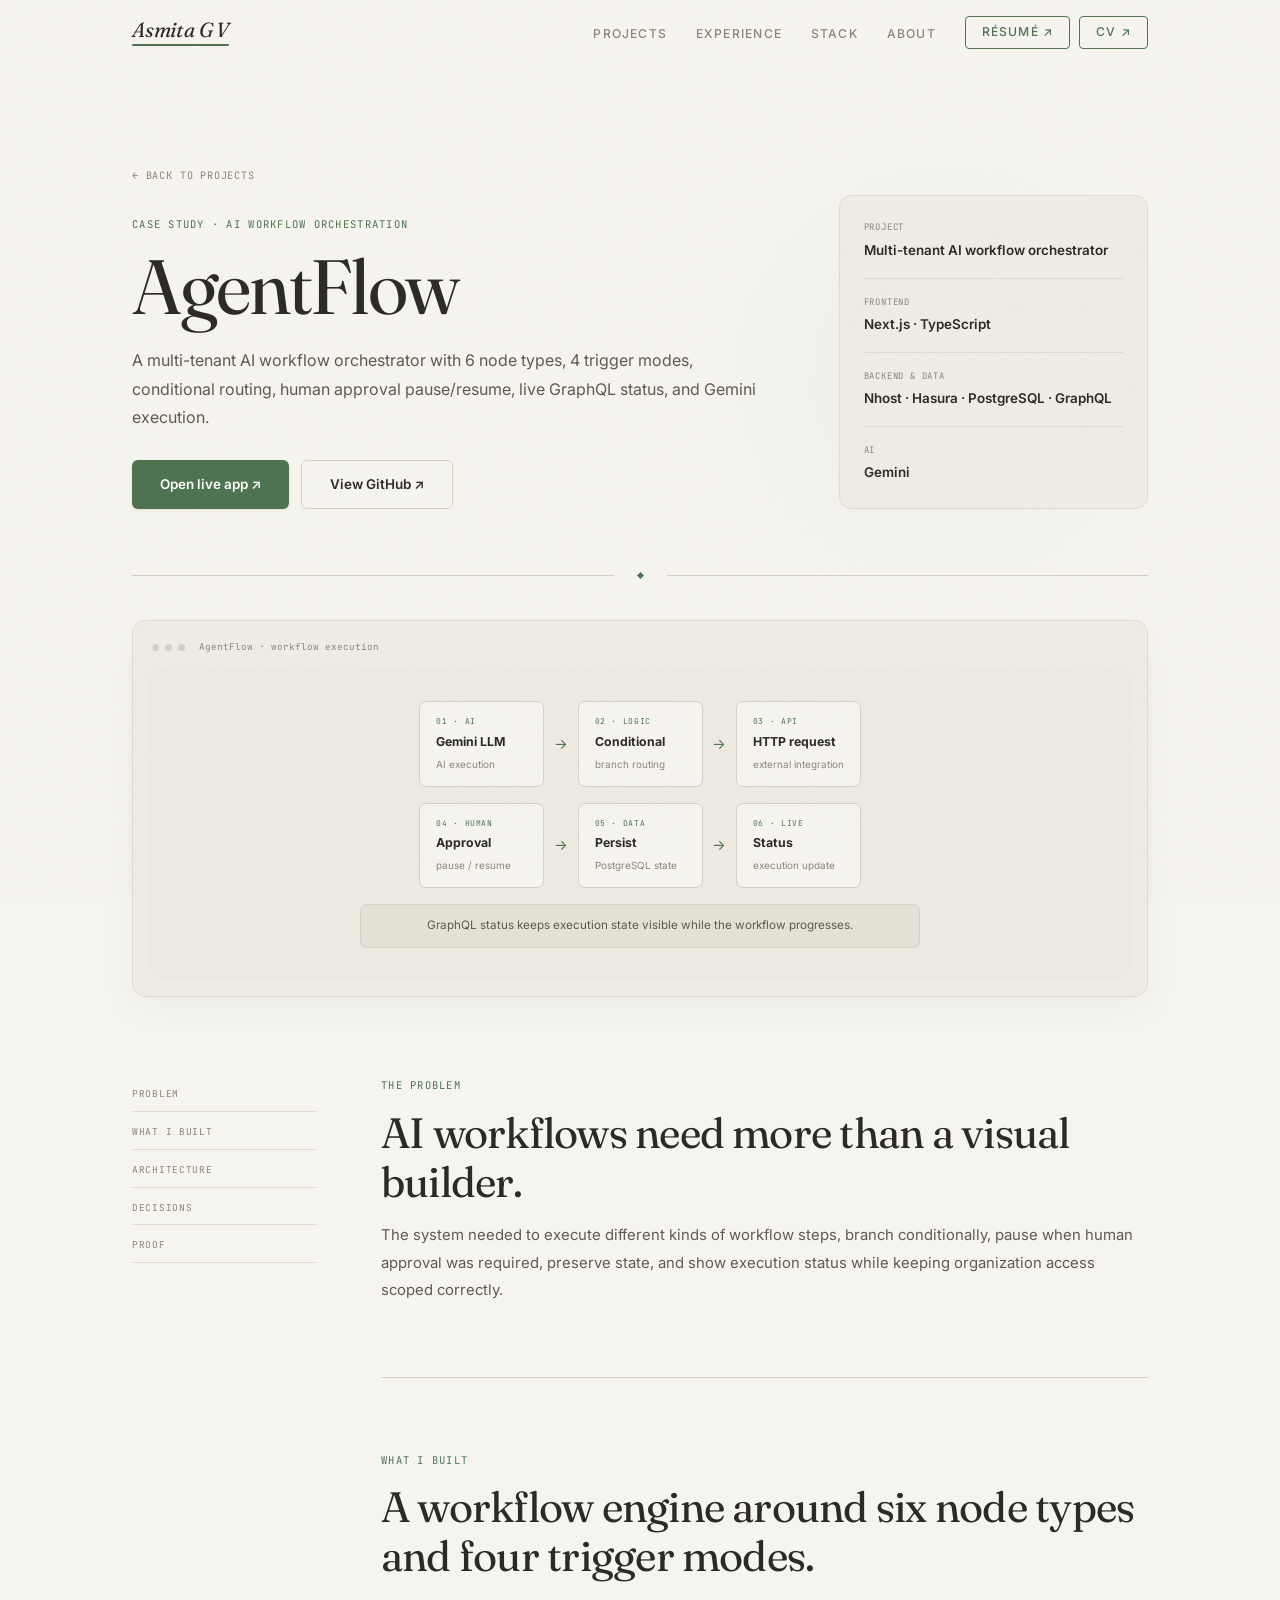
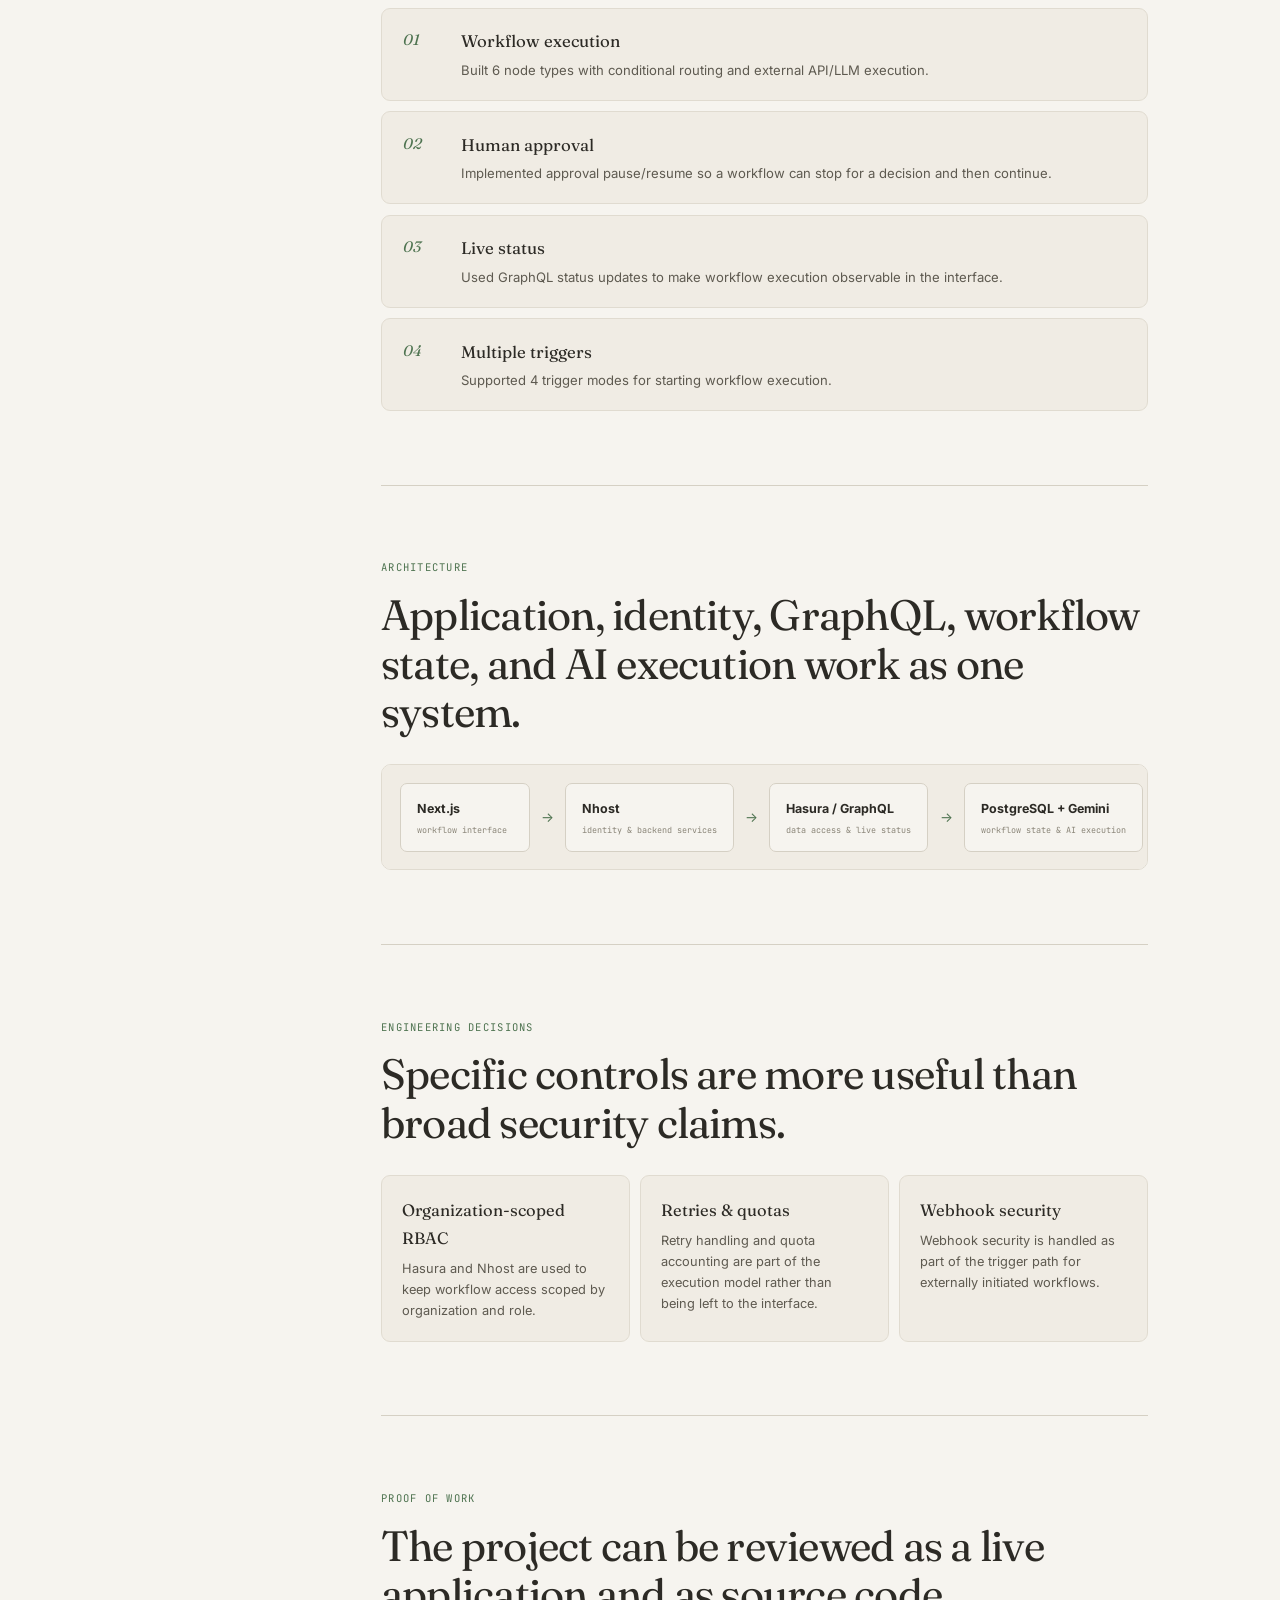
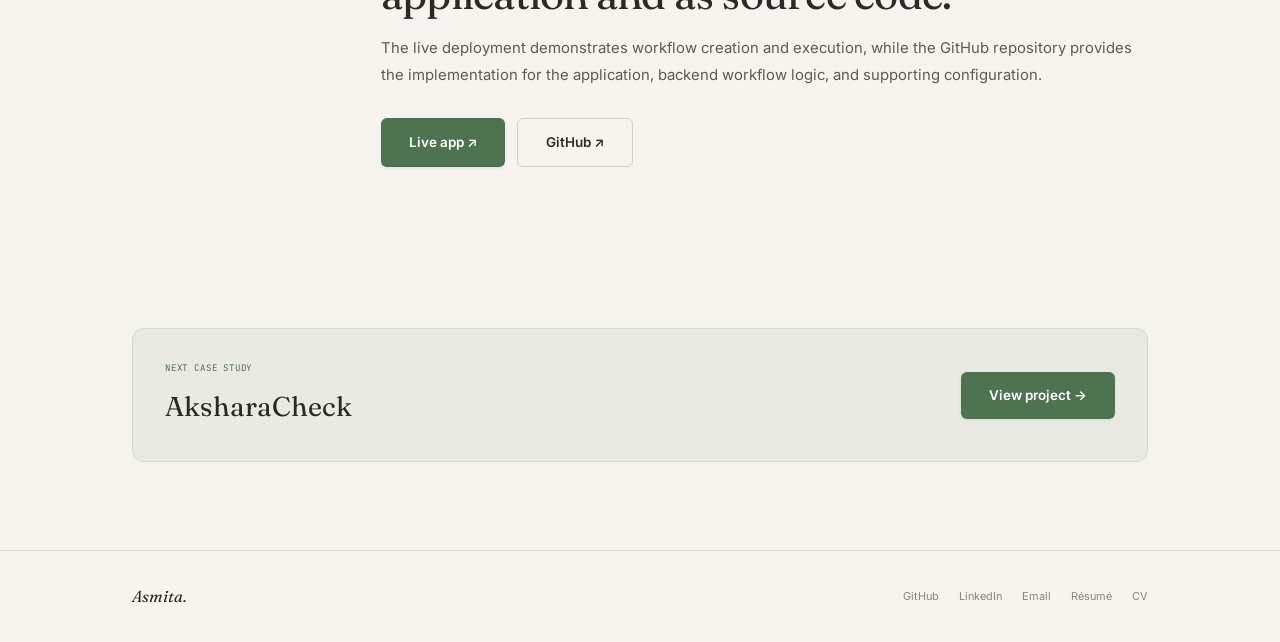
<file: project-agentflow.html>
<!doctype html>
<html lang="en">
<head>
  <meta charset="utf-8">
  <meta name="viewport" content="width=device-width, initial-scale=1">
  <meta name="color-scheme" content="only light">
  <meta name="supported-color-schemes" content="light">
  <meta name="theme-color" content="#f6f4ef">
  <meta name="description" content="Case study: AgentFlow, a multi-tenant AI workflow orchestrator built with Next.js, TypeScript, Nhost, Hasura, PostgreSQL, GraphQL, and Gemini.">
  <meta property="og:title" content="AgentFlow Case Study — Asmita G V">
  <meta property="og:description" content="Multi-tenant AI workflow orchestration with conditional routing, human approval, live GraphQL status, organization-scoped access, and Gemini execution.">
  <meta property="og:type" content="article">
  <title>AgentFlow Case Study — Asmita G V</title>
  <link rel="icon" href="favicon.svg" type="image/svg+xml">
  <link rel="preconnect" href="https://fonts.googleapis.com">
  <link rel="preconnect" href="https://fonts.gstatic.com" crossorigin>
  <link href="https://fonts.googleapis.com/css2?family=Fraunces:ital,opsz,wght@0,9..144,100..900;1,9..144,100..900&family=Inter:wght@400;500;600;700&family=JetBrains+Mono:wght@400;500&display=swap" rel="stylesheet">
  <link rel="stylesheet" href="sage-base.css?v=20261115-navgroup2">
  <link rel="stylesheet" href="sage-components.css?v=20260816-case1">
  <link rel="stylesheet" href="sage-case.css?v=20260816-case1">
</head>
<body class="case-page">
<a class="skip" href="#main">Skip to content</a>
<div class="scroll-bar" id="sp"></div>
<nav class="nav" id="nav">
  <div class="wrap nav-inner">
    <a class="nav-logo" href="index.html">
      <span class="nav-logo-text">Asmita G V</span>
      <span class="nav-logo-bar"></span>
    </a>
    <button class="ham" id="ham" aria-label="Menu" aria-controls="nl" aria-expanded="false"><span></span><span></span><span></span></button>
    <ul class="nav-links" id="nl">
      <li><a href="index.html#projects">Projects</a></li>
      <li><a href="index.html#experience">Experience</a></li>
      <li><a href="index.html#stack">Stack</a></li>
      <li><a href="index.html#about">About</a></li>
      <li><a class="nav-cta" href="Asmita_GV_Resume.pdf?v=20261023" target="_blank" rel="noopener noreferrer">Résumé ↗</a></li>
    </ul>
  </div>
</nav>

<main id="main">
  <section class="case-hero">
    <div class="wrap case-hero-grid">
      <div>
        <a class="back-link rv" href="index.html#projects">← Back to projects</a>
        <p class="case-eyebrow rv">Case study · AI workflow orchestration</p>
        <h1 class="rv">AgentFlow</h1>
        <p class="case-summary rv">A multi-tenant AI workflow orchestrator with 6 node types, 4 trigger modes, conditional routing, human approval pause/resume, live GraphQL status, and Gemini execution.</p>
        <div class="case-actions rv">
          <a class="btn-fill" href="https://ai-agent-workflow-builder-seven.vercel.app" target="_blank" rel="noopener noreferrer">Open live app ↗</a>
          <a class="btn-line" href="https://github.com/ashh-droid/ai-agent-workflow-builder" target="_blank" rel="noopener noreferrer">View GitHub ↗</a>
        </div>
      </div>
      <aside class="case-facts rv-scale">
        <dl>
          <div><dt>Project</dt><dd>Multi-tenant AI workflow orchestrator</dd></div>
          <div><dt>Frontend</dt><dd>Next.js · TypeScript</dd></div>
          <div><dt>Backend & data</dt><dd>Nhost · Hasura · PostgreSQL · GraphQL</dd></div>
          <div><dt>AI</dt><dd>Gemini</dd></div>
        </dl>
      </aside>
    </div>
  </section>

  <div class="divider"><span class="divider-mark"></span></div>

  <section class="case-showcase">
    <div class="wrap">
      <div class="showcase-frame rv-scale">
        <div class="showcase-bar"><i></i><i></i><i></i><span>AgentFlow · workflow execution</span></div>
        <div class="flow-canvas">
          <div class="flow-row">
            <div class="flow-box"><small>01 · AI</small><strong>Gemini LLM</strong><span>AI execution</span></div><div class="flow-arrow">→</div>
            <div class="flow-box"><small>02 · Logic</small><strong>Conditional</strong><span>branch routing</span></div><div class="flow-arrow">→</div>
            <div class="flow-box"><small>03 · API</small><strong>HTTP request</strong><span>external integration</span></div>
          </div>
          <div class="flow-row">
            <div class="flow-box"><small>04 · Human</small><strong>Approval</strong><span>pause / resume</span></div><div class="flow-arrow">→</div>
            <div class="flow-box"><small>05 · Data</small><strong>Persist</strong><span>PostgreSQL state</span></div><div class="flow-arrow">→</div>
            <div class="flow-box"><small>06 · Live</small><strong>Status</strong><span>execution update</span></div>
          </div>
          <div class="flow-note">GraphQL status keeps execution state visible while the workflow progresses.</div>
        </div>
      </div>
    </div>
  </section>

  <section class="case-body">
    <div class="wrap case-layout">
      <aside class="case-toc" aria-label="Case study navigation">
        <a href="#problem">Problem</a><a href="#built">What I built</a><a href="#architecture">Architecture</a><a href="#decisions">Decisions</a><a href="#proof">Proof</a>
      </aside>
      <div class="case-content">
        <section id="problem" class="rv">
          <p class="case-eyebrow">The problem</p>
          <h2>AI workflows need more than a visual builder.</h2>
          <p>The system needed to execute different kinds of workflow steps, branch conditionally, pause when human approval was required, preserve state, and show execution status while keeping organization access scoped correctly.</p>
        </section>

        <section id="built" class="rv">
          <p class="case-eyebrow">What I built</p>
          <h2>A workflow engine around six node types and four trigger modes.</h2>
          <div class="case-points">
            <article class="case-point"><span>01</span><div><h3>Workflow execution</h3><p>Built 6 node types with conditional routing and external API/LLM execution.</p></div></article>
            <article class="case-point"><span>02</span><div><h3>Human approval</h3><p>Implemented approval pause/resume so a workflow can stop for a decision and then continue.</p></div></article>
            <article class="case-point"><span>03</span><div><h3>Live status</h3><p>Used GraphQL status updates to make workflow execution observable in the interface.</p></div></article>
            <article class="case-point"><span>04</span><div><h3>Multiple triggers</h3><p>Supported 4 trigger modes for starting workflow execution.</p></div></article>
          </div>
        </section>

        <section id="architecture" class="rv">
          <p class="case-eyebrow">Architecture</p>
          <h2>Application, identity, GraphQL, workflow state, and AI execution work as one system.</h2>
          <div class="architecture">
            <div><strong>Next.js</strong><span>workflow interface</span></div><b>→</b>
            <div><strong>Nhost</strong><span>identity & backend services</span></div><b>→</b>
            <div><strong>Hasura / GraphQL</strong><span>data access & live status</span></div><b>→</b>
            <div><strong>PostgreSQL + Gemini</strong><span>workflow state & AI execution</span></div>
          </div>
        </section>

        <section id="decisions" class="rv">
          <p class="case-eyebrow">Engineering decisions</p>
          <h2>Specific controls are more useful than broad security claims.</h2>
          <div class="decision-grid">
            <article><h3>Organization-scoped RBAC</h3><p>Hasura and Nhost are used to keep workflow access scoped by organization and role.</p></article>
            <article><h3>Retries & quotas</h3><p>Retry handling and quota accounting are part of the execution model rather than being left to the interface.</p></article>
            <article><h3>Webhook security</h3><p>Webhook security is handled as part of the trigger path for externally initiated workflows.</p></article>
          </div>
        </section>

        <section id="proof" class="rv">
          <p class="case-eyebrow">Proof of work</p>
          <h2>The project can be reviewed as a live application and as source code.</h2>
          <p>The live deployment demonstrates workflow creation and execution, while the GitHub repository provides the implementation for the application, backend workflow logic, and supporting configuration.</p>
          <div class="case-actions"><a class="btn-fill" href="https://ai-agent-workflow-builder-seven.vercel.app" target="_blank" rel="noopener noreferrer">Live app ↗</a><a class="btn-line" href="https://github.com/ashh-droid/ai-agent-workflow-builder" target="_blank" rel="noopener noreferrer">GitHub ↗</a></div>
        </section>
      </div>
    </div>
  </section>

  <section class="next-case">
    <div class="wrap"><div class="next-card rv-scale"><div><small>Next case study</small><h2>AksharaCheck</h2></div><a class="btn-fill" href="project-aksharacheck.html">View project →</a></div></div>
  </section>
</main>

<footer class="case-footer"><div class="wrap case-footer-inner"><a class="case-footer-brand" href="index.html">Asmita.</a><div class="case-footer-links"><a href="https://github.com/ashh-droid" target="_blank" rel="noopener noreferrer">GitHub</a><a href="https://linkedin.com/in/asmita-gv" target="_blank" rel="noopener noreferrer">LinkedIn</a><a href="mailto:gujjarasmita@gmail.com">Email</a><a href="Asmita_GV_Resume.pdf?v=20261023" target="_blank" rel="noopener noreferrer">Résumé</a></div></div></footer>
<script src="sage.js?v=20261115-navgroup2" defer></script>
</body>
</html>
</file>
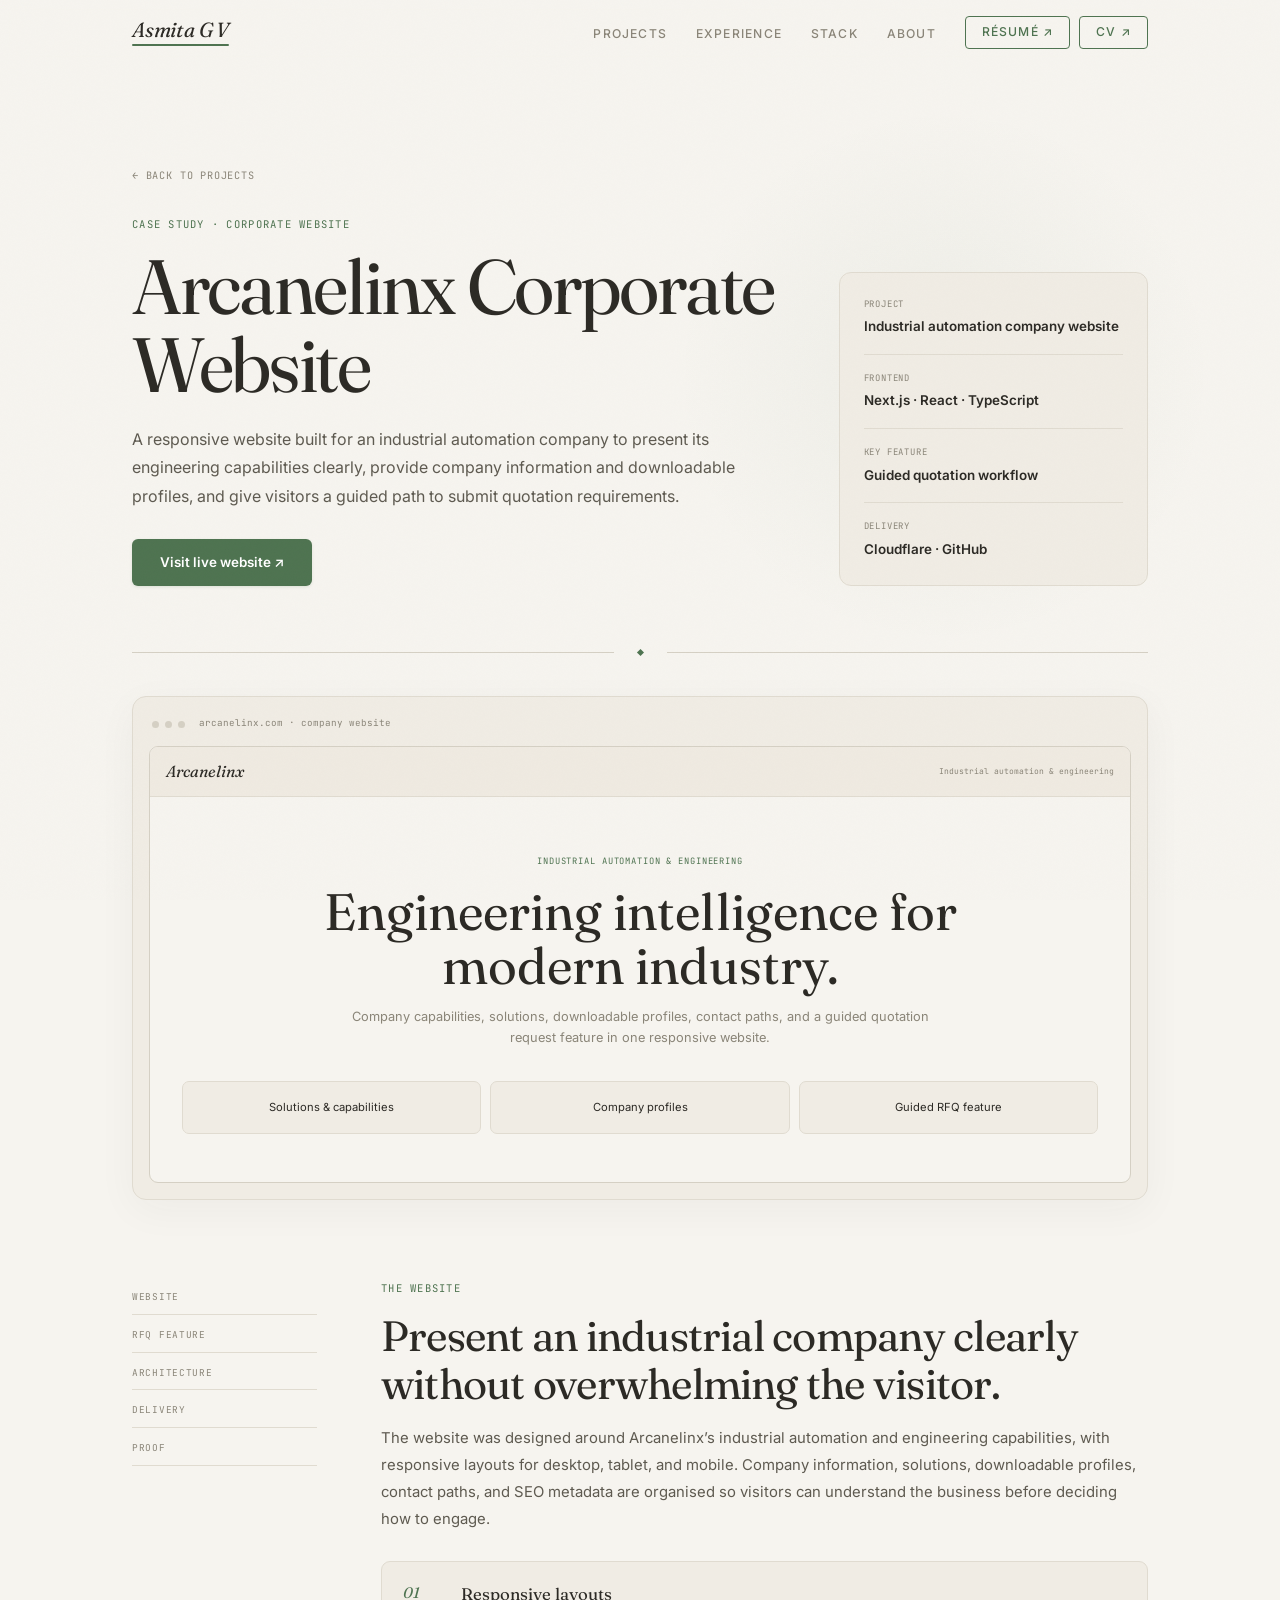
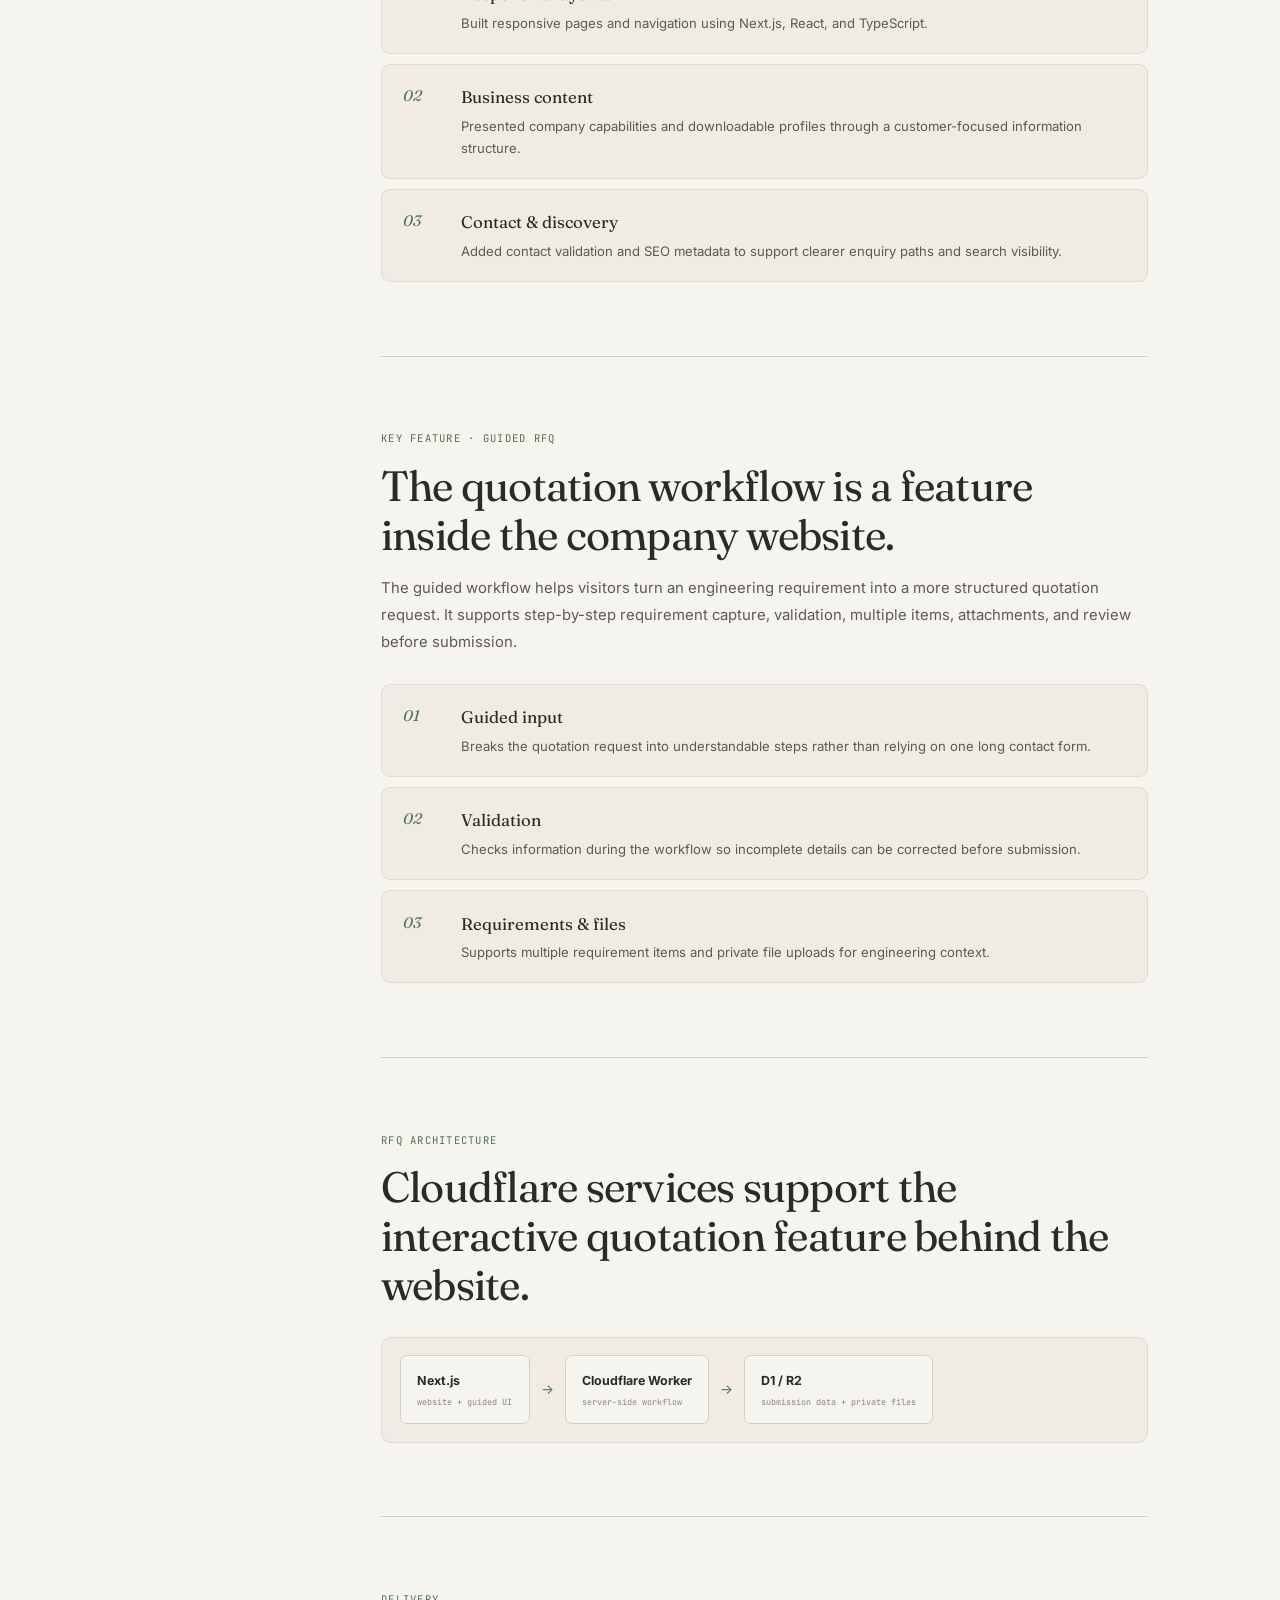
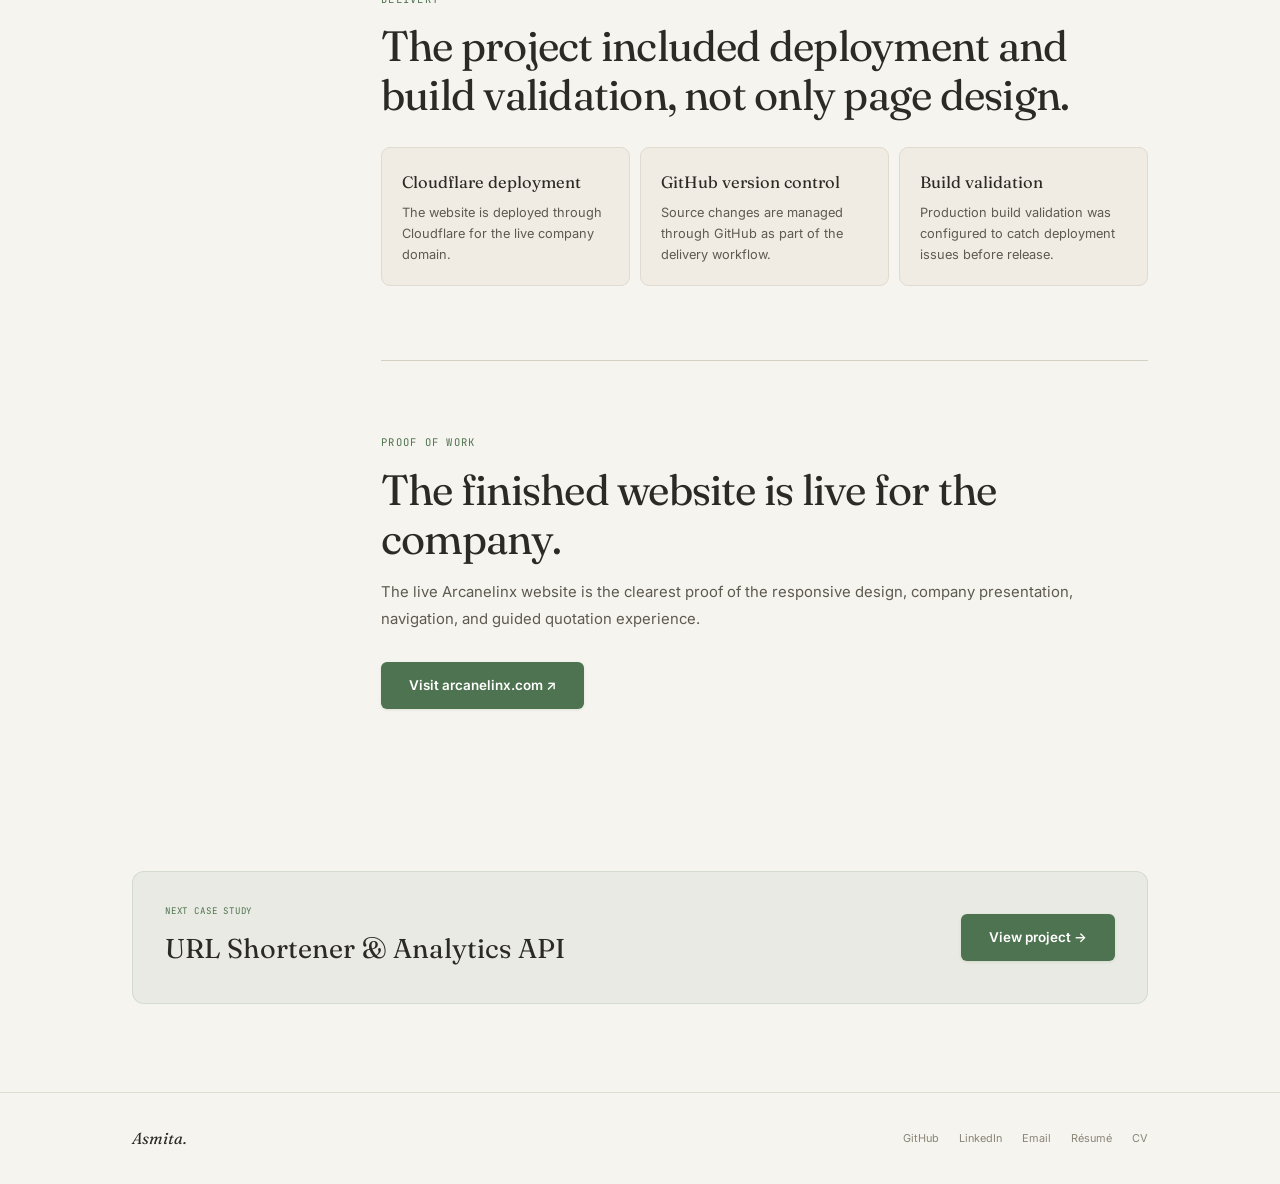
<file: project-arcanelinx.html>
<!doctype html>
<html lang="en">
<head>
  <meta charset="utf-8">
  <meta name="viewport" content="width=device-width, initial-scale=1">
  <meta name="color-scheme" content="only light">
  <meta name="supported-color-schemes" content="light">
  <meta name="theme-color" content="#f6f4ef">
  <meta name="description" content="Case study: Arcanelinx Corporate Website, a responsive website for an industrial automation company with a guided RFQ workflow as a key feature.">
  <meta property="og:title" content="Arcanelinx Corporate Website Case Study — Asmita G V">
  <meta property="og:description" content="A responsive company website for industrial automation, including SEO, company profile downloads, contact validation, and a guided RFQ feature.">
  <meta property="og:type" content="article">
  <title>Arcanelinx Corporate Website Case Study — Asmita G V</title>
  <link rel="icon" href="favicon.svg" type="image/svg+xml">
  <link rel="preconnect" href="https://fonts.googleapis.com">
  <link rel="preconnect" href="https://fonts.gstatic.com" crossorigin>
  <link href="https://fonts.googleapis.com/css2?family=Fraunces:ital,opsz,wght@0,9..144,100..900;1,9..144,100..900&family=Inter:wght@400;500;600;700&family=JetBrains+Mono:wght@400;500&display=swap" rel="stylesheet">
  <link rel="stylesheet" href="sage-base.css?v=20261115-navgroup2">
  <link rel="stylesheet" href="sage-components.css?v=20260816-case1">
  <link rel="stylesheet" href="sage-case.css?v=20260816-case1">
</head>
<body class="case-page">
<a class="skip" href="#main">Skip to content</a>
<div class="scroll-bar" id="sp"></div>
<nav class="nav" id="nav">
  <div class="wrap nav-inner">
    <a class="nav-logo" href="index.html">
      <span class="nav-logo-text">Asmita G V</span>
      <span class="nav-logo-bar"></span>
    </a>
    <button class="ham" id="ham" aria-label="Menu" aria-controls="nl" aria-expanded="false"><span></span><span></span><span></span></button>
    <ul class="nav-links" id="nl">
      <li><a href="index.html#projects">Projects</a></li>
      <li><a href="index.html#experience">Experience</a></li>
      <li><a href="index.html#stack">Stack</a></li>
      <li><a href="index.html#about">About</a></li>
      <li><a class="nav-cta" href="Asmita_GV_Resume.pdf?v=20261023" target="_blank" rel="noopener noreferrer">Résumé ↗</a></li>
    </ul>
  </div>
</nav>

<main id="main">
  <section class="case-hero">
    <div class="wrap case-hero-grid">
      <div>
        <a class="back-link rv" href="index.html#projects">← Back to projects</a>
        <p class="case-eyebrow rv">Case study · Corporate website</p>
        <h1 class="rv">Arcanelinx Corporate Website</h1>
        <p class="case-summary rv">A responsive website built for an industrial automation company to present its engineering capabilities clearly, provide company information and downloadable profiles, and give visitors a guided path to submit quotation requirements.</p>
        <div class="case-actions rv"><a class="btn-fill" href="https://arcanelinx.com" target="_blank" rel="noopener noreferrer">Visit live website ↗</a></div>
      </div>
      <aside class="case-facts rv-scale">
        <dl>
          <div><dt>Project</dt><dd>Industrial automation company website</dd></div>
          <div><dt>Frontend</dt><dd>Next.js · React · TypeScript</dd></div>
          <div><dt>Key feature</dt><dd>Guided quotation workflow</dd></div>
          <div><dt>Delivery</dt><dd>Cloudflare · GitHub</dd></div>
        </dl>
      </aside>
    </div>
  </section>

  <div class="divider"><span class="divider-mark"></span></div>

  <section class="case-showcase">
    <div class="wrap">
      <div class="showcase-frame rv-scale">
        <div class="showcase-bar"><i></i><i></i><i></i><span>arcanelinx.com · company website</span></div>
        <div class="site-preview">
          <div class="site-preview-top"><b>Arcanelinx</b><span>Industrial automation & engineering</span></div>
          <div class="site-preview-body">
            <small>INDUSTRIAL AUTOMATION & ENGINEERING</small>
            <h2>Engineering intelligence for modern industry.</h2>
            <p>Company capabilities, solutions, downloadable profiles, contact paths, and a guided quotation request feature in one responsive website.</p>
            <div class="site-preview-cards"><div>Solutions & capabilities</div><div>Company profiles</div><div>Guided RFQ feature</div></div>
          </div>
        </div>
      </div>
    </div>
  </section>

  <section class="case-body">
    <div class="wrap case-layout">
      <aside class="case-toc" aria-label="Case study navigation"><a href="#website">Website</a><a href="#rfq">RFQ feature</a><a href="#architecture">Architecture</a><a href="#delivery">Delivery</a><a href="#proof">Proof</a></aside>
      <div class="case-content">
        <section id="website" class="rv">
          <p class="case-eyebrow">The website</p>
          <h2>Present an industrial company clearly without overwhelming the visitor.</h2>
          <p>The website was designed around Arcanelinx’s industrial automation and engineering capabilities, with responsive layouts for desktop, tablet, and mobile. Company information, solutions, downloadable profiles, contact paths, and SEO metadata are organised so visitors can understand the business before deciding how to engage.</p>
          <div class="case-points">
            <article class="case-point"><span>01</span><div><h3>Responsive layouts</h3><p>Built responsive pages and navigation using Next.js, React, and TypeScript.</p></div></article>
            <article class="case-point"><span>02</span><div><h3>Business content</h3><p>Presented company capabilities and downloadable profiles through a customer-focused information structure.</p></div></article>
            <article class="case-point"><span>03</span><div><h3>Contact & discovery</h3><p>Added contact validation and SEO metadata to support clearer enquiry paths and search visibility.</p></div></article>
          </div>
        </section>

        <section id="rfq" class="rv">
          <p class="case-eyebrow">Key feature · Guided RFQ</p>
          <h2>The quotation workflow is a feature inside the company website.</h2>
          <p>The guided workflow helps visitors turn an engineering requirement into a more structured quotation request. It supports step-by-step requirement capture, validation, multiple items, attachments, and review before submission.</p>
          <div class="case-points">
            <article class="case-point"><span>01</span><div><h3>Guided input</h3><p>Breaks the quotation request into understandable steps rather than relying on one long contact form.</p></div></article>
            <article class="case-point"><span>02</span><div><h3>Validation</h3><p>Checks information during the workflow so incomplete details can be corrected before submission.</p></div></article>
            <article class="case-point"><span>03</span><div><h3>Requirements & files</h3><p>Supports multiple requirement items and private file uploads for engineering context.</p></div></article>
          </div>
        </section>

        <section id="architecture" class="rv">
          <p class="case-eyebrow">RFQ architecture</p>
          <h2>Cloudflare services support the interactive quotation feature behind the website.</h2>
          <div class="architecture">
            <div><strong>Next.js</strong><span>website + guided UI</span></div><b>→</b>
            <div><strong>Cloudflare Worker</strong><span>server-side workflow</span></div><b>→</b>
            <div><strong>D1 / R2</strong><span>submission data + private files</span></div>
          </div>
        </section>

        <section id="delivery" class="rv">
          <p class="case-eyebrow">Delivery</p>
          <h2>The project included deployment and build validation, not only page design.</h2>
          <div class="decision-grid">
            <article><h3>Cloudflare deployment</h3><p>The website is deployed through Cloudflare for the live company domain.</p></article>
            <article><h3>GitHub version control</h3><p>Source changes are managed through GitHub as part of the delivery workflow.</p></article>
            <article><h3>Build validation</h3><p>Production build validation was configured to catch deployment issues before release.</p></article>
          </div>
        </section>

        <section id="proof" class="rv">
          <p class="case-eyebrow">Proof of work</p>
          <h2>The finished website is live for the company.</h2>
          <p>The live Arcanelinx website is the clearest proof of the responsive design, company presentation, navigation, and guided quotation experience.</p>
          <div class="case-actions"><a class="btn-fill" href="https://arcanelinx.com" target="_blank" rel="noopener noreferrer">Visit arcanelinx.com ↗</a></div>
        </section>
      </div>
    </div>
  </section>

  <section class="next-case"><div class="wrap"><div class="next-card rv-scale"><div><small>Next case study</small><h2>URL Shortener &amp; Analytics API</h2></div><a class="btn-fill" href="project-url-shortener.html">View project →</a></div></div></section>
</main>

<footer class="case-footer"><div class="wrap case-footer-inner"><a class="case-footer-brand" href="index.html">Asmita.</a><div class="case-footer-links"><a href="https://github.com/ashh-droid" target="_blank" rel="noopener noreferrer">GitHub</a><a href="https://linkedin.com/in/asmita-gv" target="_blank" rel="noopener noreferrer">LinkedIn</a><a href="mailto:gujjarasmita@gmail.com">Email</a><a href="Asmita_GV_Resume.pdf?v=20261023" target="_blank" rel="noopener noreferrer">Résumé</a></div></div></footer>
<script src="sage.js?v=20261115-navgroup2" defer></script>
</body>
</html>
</file>
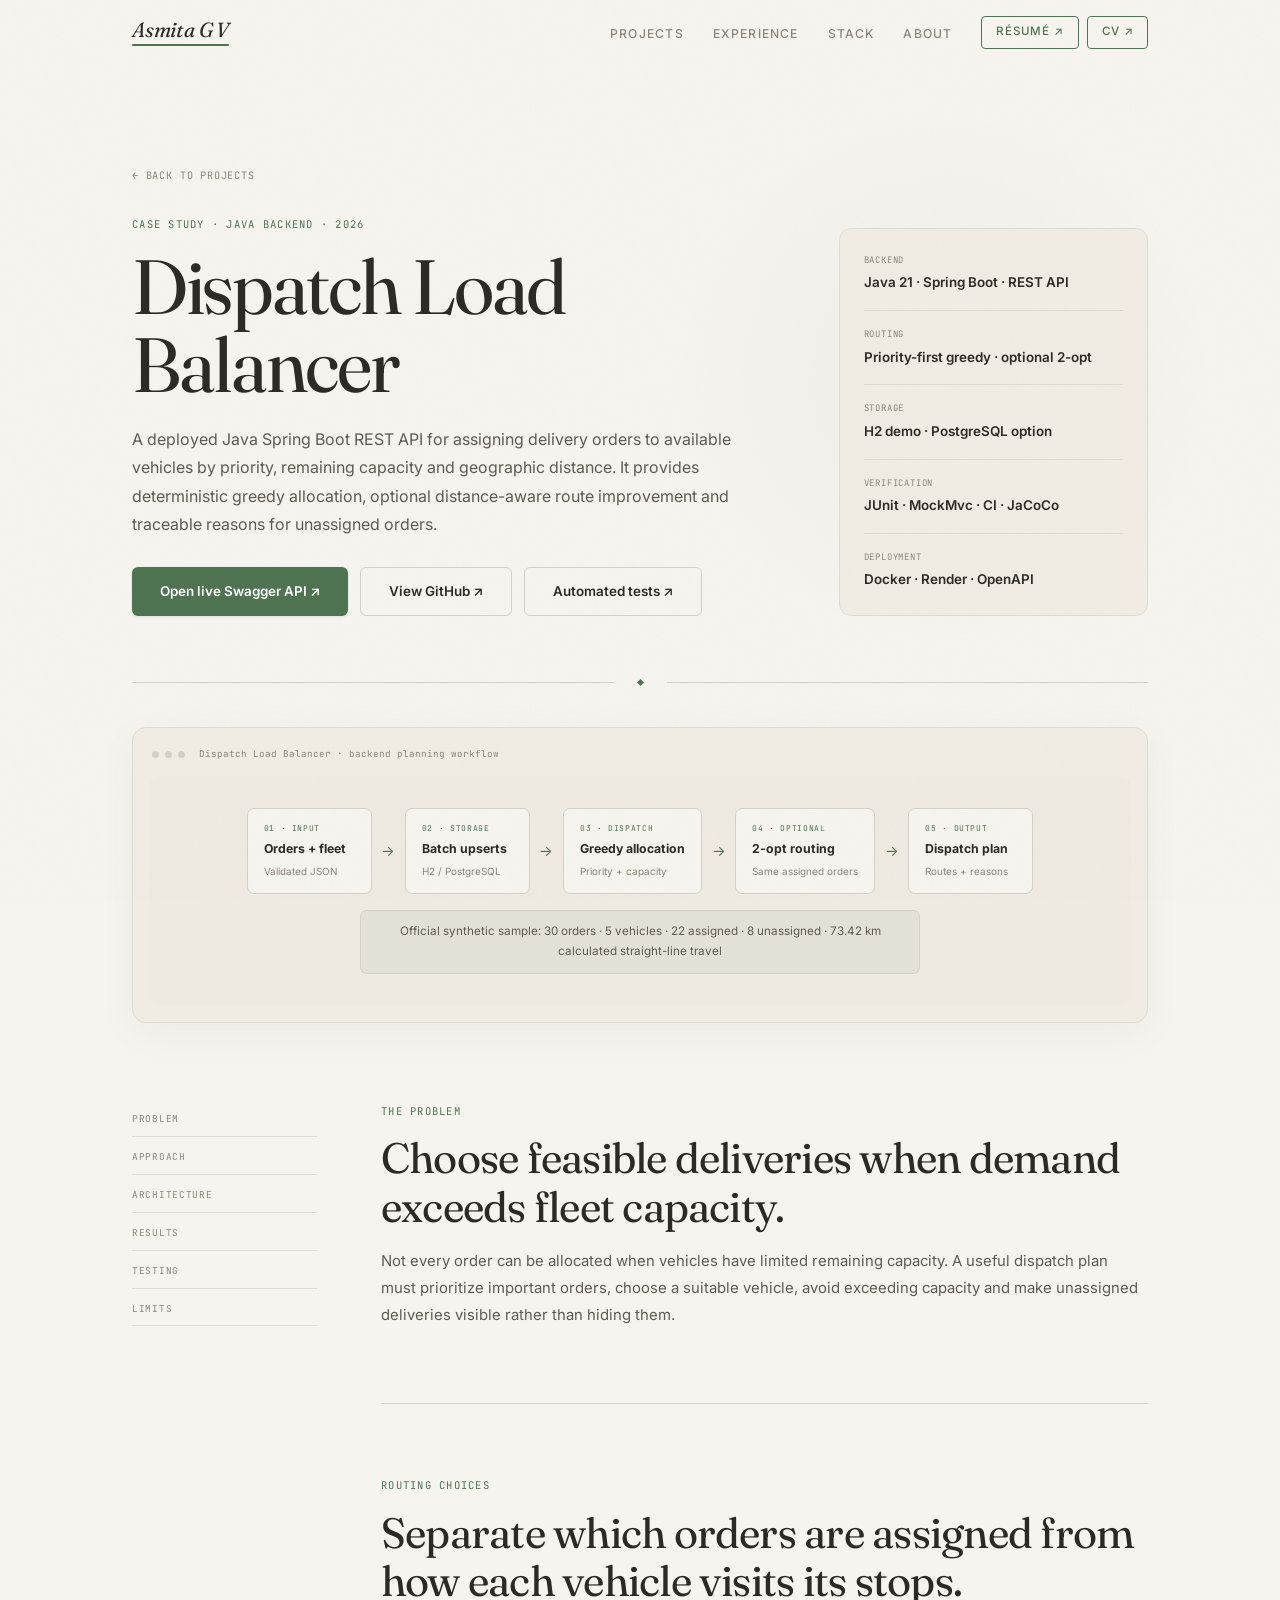
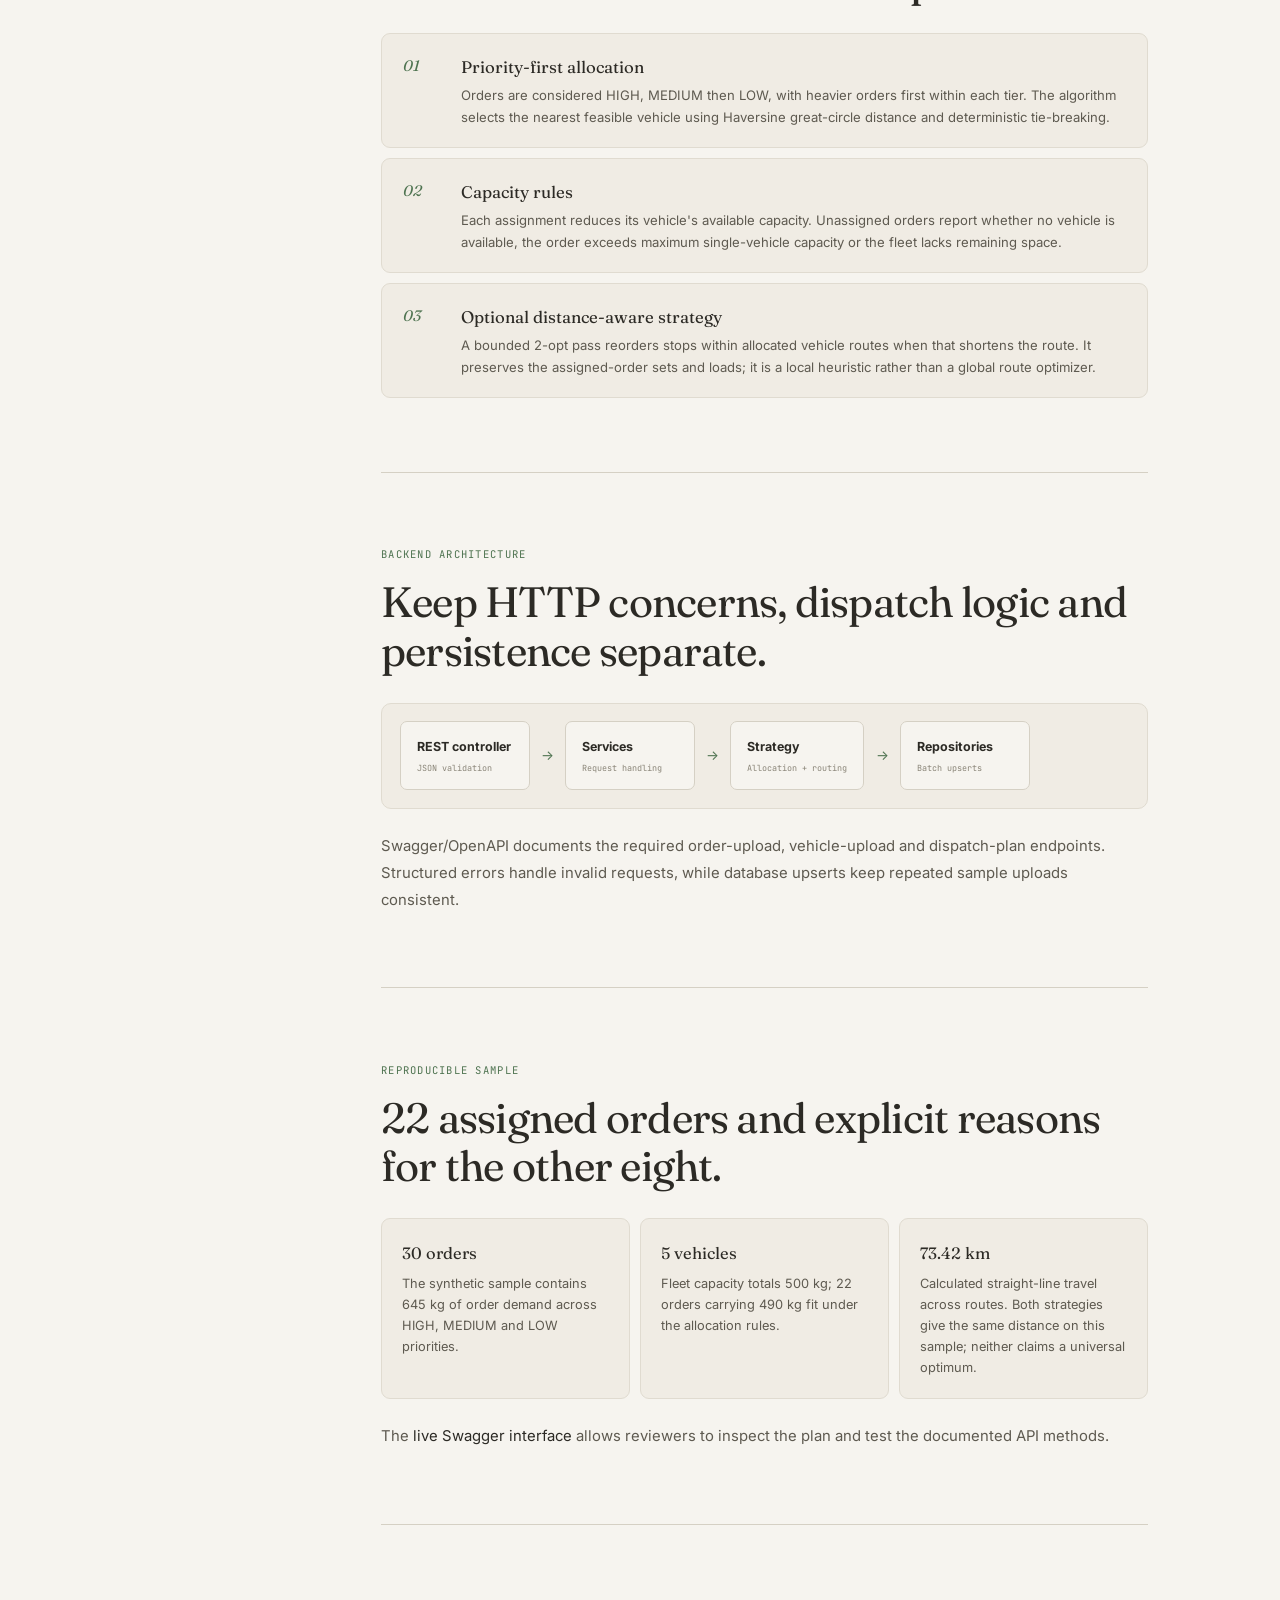
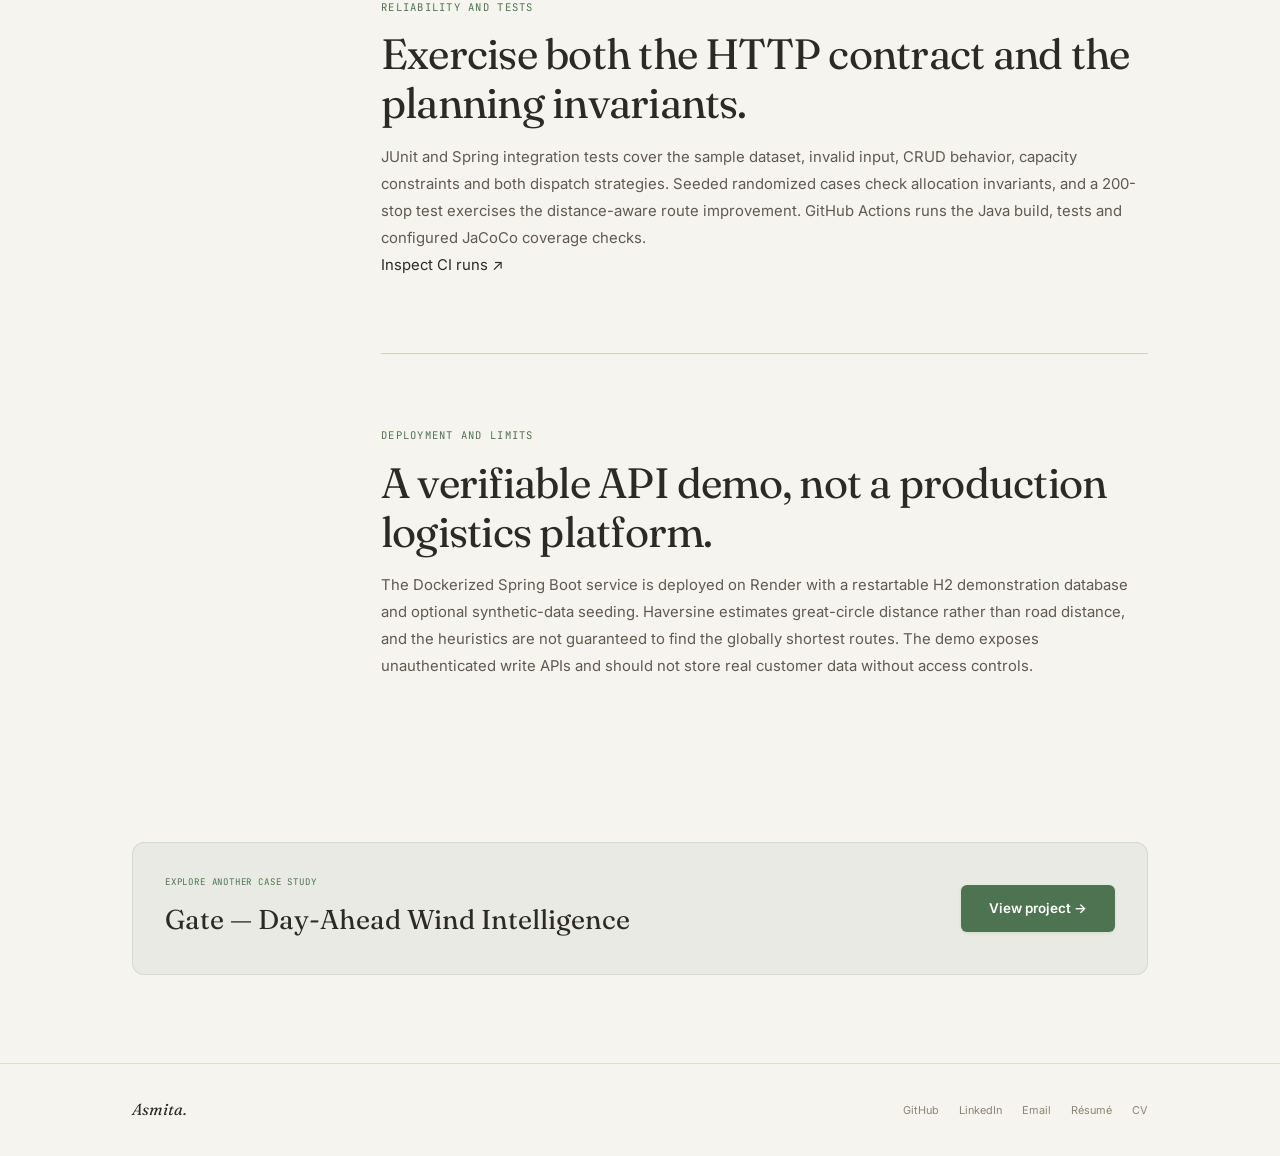
<file: project-dispatch-load-balancer.html>
<!doctype html>
<html lang="en">
<head>
  <meta charset="utf-8">
  <meta name="viewport" content="width=device-width, initial-scale=1">
  <meta name="color-scheme" content="only light">
  <meta name="supported-color-schemes" content="light">
  <meta name="theme-color" content="#f6f4ef">
  <meta name="description" content="Java Spring Boot API for priority-aware vehicle assignment, Haversine distances, capacity constraints, distance-aware routing, automated tests and Render deployment.">
  <meta property="og:title" content="Dispatch Load Balancer Case Study — Asmita G V">
  <meta property="og:description" content="Java Spring Boot API for priority-aware vehicle assignment, Haversine distances, capacity constraints, distance-aware routing, automated tests and Render deployment.">
  <meta property="og:type" content="article">
  <meta property="og:url" content="https://ashh-droid.github.io/Portfolio/project-dispatch-load-balancer.html">
  <link rel="canonical" href="https://ashh-droid.github.io/Portfolio/project-dispatch-load-balancer.html">
  <title>Dispatch Load Balancer Case Study — Asmita G V</title>
  <link rel="icon" href="favicon.svg" type="image/svg+xml">
  <link rel="preconnect" href="https://fonts.googleapis.com">
  <link rel="preconnect" href="https://fonts.gstatic.com" crossorigin>
  <link href="https://fonts.googleapis.com/css2?family=Fraunces:ital,opsz,wght@0,9..144,100..900;1,9..144,100..900&family=Inter:wght@400;500;600;700&family=JetBrains+Mono:wght@400;500&display=swap" rel="stylesheet">
  <link rel="stylesheet" href="sage-base.css?v=20261115-navgroup2">
  <link rel="stylesheet" href="sage-components.css?v=20260816-case1">
  <link rel="stylesheet" href="sage-case.css?v=20260816-case1">
</head>
<body class="case-page">
<a class="skip" href="#main">Skip to content</a>
<div class="scroll-bar" id="sp"></div>
<nav class="nav" id="nav">
  <div class="wrap nav-inner">
    <a class="nav-logo" href="index.html">
      <span class="nav-logo-text">Asmita G V</span>
      <span class="nav-logo-bar"></span>
    </a>
    <button class="ham" id="ham" aria-label="Menu" aria-controls="nl" aria-expanded="false"><span></span><span></span><span></span></button>
    <ul class="nav-links" id="nl">
      <li><a href="index.html#projects">Projects</a></li>
      <li><a href="index.html#experience">Experience</a></li>
      <li><a href="index.html#stack">Stack</a></li>
      <li><a href="index.html#about">About</a></li>
      <li><a class="nav-cta" href="Asmita_GV_Resume.pdf?v=20261023" target="_blank" rel="noopener noreferrer">Résumé ↗</a></li>
    </ul>
  </div>
</nav>
<main id="main">
  <section class="case-hero">
    <div class="wrap case-hero-grid">
      <div>
        <a class="back-link rv" href="index.html#projects">← Back to projects</a>
        <p class="case-eyebrow rv">Case study · Java backend · 2026</p>
        <h1 class="rv">Dispatch Load Balancer</h1>
        <p class="case-summary rv">A deployed Java Spring Boot REST API for assigning delivery orders to available vehicles by priority, remaining capacity and geographic distance. It provides deterministic greedy allocation, optional distance-aware route improvement and traceable reasons for unassigned orders.</p>
        <div class="case-actions rv">
          <a class="btn-fill" href="https://dispatch-load-balancer-0lce.onrender.com/swagger-ui/index.html" target="_blank" rel="noopener noreferrer">Open live Swagger API ↗</a>
          <a class="btn-line" href="https://github.com/ashh-droid/dispatch-load-balancer" target="_blank" rel="noopener noreferrer">View GitHub ↗</a>
          <a class="btn-line" href="https://github.com/ashh-droid/dispatch-load-balancer/actions" target="_blank" rel="noopener noreferrer">Automated tests ↗</a>
        </div>
      </div>
      <aside class="case-facts rv-scale"><dl>
        <div><dt>Backend</dt><dd>Java 21 · Spring Boot · REST API</dd></div>
        <div><dt>Routing</dt><dd>Priority-first greedy · optional 2-opt</dd></div>
        <div><dt>Storage</dt><dd>H2 demo · PostgreSQL option</dd></div>
        <div><dt>Verification</dt><dd>JUnit · MockMvc · CI · JaCoCo</dd></div>
        <div><dt>Deployment</dt><dd>Docker · Render · OpenAPI</dd></div>
      </dl></aside>
    </div>
  </section>
  <div class="divider"><span class="divider-mark"></span></div>
  <section class="case-showcase" aria-label="Dispatch planning architecture">
    <div class="wrap">
      <div class="showcase-frame rv-scale">
        <div class="showcase-bar"><i></i><i></i><i></i><span>Dispatch Load Balancer · backend planning workflow</span></div>
        <div class="flow-canvas">
          <div class="flow-row">
            <div class="flow-box"><small>01 · Input</small><strong>Orders + fleet</strong><span>Validated JSON</span></div><div class="flow-arrow">→</div>
            <div class="flow-box"><small>02 · Storage</small><strong>Batch upserts</strong><span>H2 / PostgreSQL</span></div><div class="flow-arrow">→</div>
            <div class="flow-box"><small>03 · Dispatch</small><strong>Greedy allocation</strong><span>Priority + capacity</span></div><div class="flow-arrow">→</div>
            <div class="flow-box"><small>04 · Optional</small><strong>2-opt routing</strong><span>Same assigned orders</span></div><div class="flow-arrow">→</div>
            <div class="flow-box"><small>05 · Output</small><strong>Dispatch plan</strong><span>Routes + reasons</span></div>
          </div>
          <div class="flow-note">Official synthetic sample: 30 orders · 5 vehicles · 22 assigned · 8 unassigned · 73.42 km calculated straight-line travel</div>
        </div>
      </div>
    </div>
  </section>
  <section class="case-body"><div class="wrap case-layout">
    <aside class="case-toc" aria-label="Case study navigation"><a href="#problem">Problem</a><a href="#approach">Approach</a><a href="#architecture">Architecture</a><a href="#results">Results</a><a href="#testing">Testing</a><a href="#limits">Limits</a></aside>
    <div class="case-content">
      <section id="problem" class="rv">
        <p class="case-eyebrow">The problem</p>
        <h2>Choose feasible deliveries when demand exceeds fleet capacity.</h2>
        <p>Not every order can be allocated when vehicles have limited remaining capacity. A useful dispatch plan must prioritize important orders, choose a suitable vehicle, avoid exceeding capacity and make unassigned deliveries visible rather than hiding them.</p>
      </section>
      <section id="approach" class="rv">
        <p class="case-eyebrow">Routing choices</p>
        <h2>Separate which orders are assigned from how each vehicle visits its stops.</h2>
        <div class="case-points">
          <article class="case-point"><span>01</span><div><h3>Priority-first allocation</h3><p>Orders are considered HIGH, MEDIUM then LOW, with heavier orders first within each tier. The algorithm selects the nearest feasible vehicle using Haversine great-circle distance and deterministic tie-breaking.</p></div></article>
          <article class="case-point"><span>02</span><div><h3>Capacity rules</h3><p>Each assignment reduces its vehicle's available capacity. Unassigned orders report whether no vehicle is available, the order exceeds maximum single-vehicle capacity or the fleet lacks remaining space.</p></div></article>
          <article class="case-point"><span>03</span><div><h3>Optional distance-aware strategy</h3><p>A bounded 2-opt pass reorders stops within allocated vehicle routes when that shortens the route. It preserves the assigned-order sets and loads; it is a local heuristic rather than a global route optimizer.</p></div></article>
        </div>
      </section>
      <section id="architecture" class="rv">
        <p class="case-eyebrow">Backend architecture</p>
        <h2>Keep HTTP concerns, dispatch logic and persistence separate.</h2>
        <div class="architecture">
          <div><strong>REST controller</strong><span>JSON validation</span></div><b>→</b>
          <div><strong>Services</strong><span>Request handling</span></div><b>→</b>
          <div><strong>Strategy</strong><span>Allocation + routing</span></div><b>→</b>
          <div><strong>Repositories</strong><span>Batch upserts</span></div>
        </div>
        <p style="margin-top:1.5rem">Swagger/OpenAPI documents the required order-upload, vehicle-upload and dispatch-plan endpoints. Structured errors handle invalid requests, while database upserts keep repeated sample uploads consistent.</p>
      </section>
      <section id="results" class="rv">
        <p class="case-eyebrow">Reproducible sample</p>
        <h2>22 assigned orders and explicit reasons for the other eight.</h2>
        <div class="decision-grid">
          <article><h3>30 orders</h3><p>The synthetic sample contains 645 kg of order demand across HIGH, MEDIUM and LOW priorities.</p></article>
          <article><h3>5 vehicles</h3><p>Fleet capacity totals 500 kg; 22 orders carrying 490 kg fit under the allocation rules.</p></article>
          <article><h3>73.42 km</h3><p>Calculated straight-line travel across routes. Both strategies give the same distance on this sample; neither claims a universal optimum.</p></article>
        </div>
        <p style="margin-top:1.5rem">The <a href="https://dispatch-load-balancer-0lce.onrender.com/swagger-ui/index.html" target="_blank" rel="noopener noreferrer">live Swagger interface</a> allows reviewers to inspect the plan and test the documented API methods.</p>
      </section>
      <section id="testing" class="rv">
        <p class="case-eyebrow">Reliability and tests</p>
        <h2>Exercise both the HTTP contract and the planning invariants.</h2>
        <p>JUnit and Spring integration tests cover the sample dataset, invalid input, CRUD behavior, capacity constraints and both dispatch strategies. Seeded randomized cases check allocation invariants, and a 200-stop test exercises the distance-aware route improvement. GitHub Actions runs the Java build, tests and configured JaCoCo coverage checks.</p>
        <p><a href="https://github.com/ashh-droid/dispatch-load-balancer/actions" target="_blank" rel="noopener noreferrer">Inspect CI runs ↗</a></p>
      </section>
      <section id="limits" class="rv">
        <p class="case-eyebrow">Deployment and limits</p>
        <h2>A verifiable API demo, not a production logistics platform.</h2>
        <p>The Dockerized Spring Boot service is deployed on Render with a restartable H2 demonstration database and optional synthetic-data seeding. Haversine estimates great-circle distance rather than road distance, and the heuristics are not guaranteed to find the globally shortest routes. The demo exposes unauthenticated write APIs and should not store real customer data without access controls.</p>
      </section>
    </div>
  </div></section>
  <section class="next-case"><div class="wrap"><div class="next-card rv-scale"><div><small>Explore another case study</small><h2>Gate — Day-Ahead Wind Intelligence</h2></div><a class="btn-fill" href="project-gate.html">View project →</a></div></div></section>
</main>
<footer class="case-footer"><div class="wrap case-footer-inner"><a class="case-footer-brand" href="index.html">Asmita.</a><div class="case-footer-links"><a href="https://github.com/ashh-droid" target="_blank" rel="noopener noreferrer">GitHub</a><a href="https://linkedin.com/in/asmita-gv" target="_blank" rel="noopener noreferrer">LinkedIn</a><a href="mailto:gujjarasmita@gmail.com">Email</a><a href="Asmita_GV_Resume.pdf?v=20261023" target="_blank" rel="noopener noreferrer">Résumé</a></div></div></footer>
<script src="sage.js?v=20261115-navgroup2" defer></script>
</body>
</html>
</file>
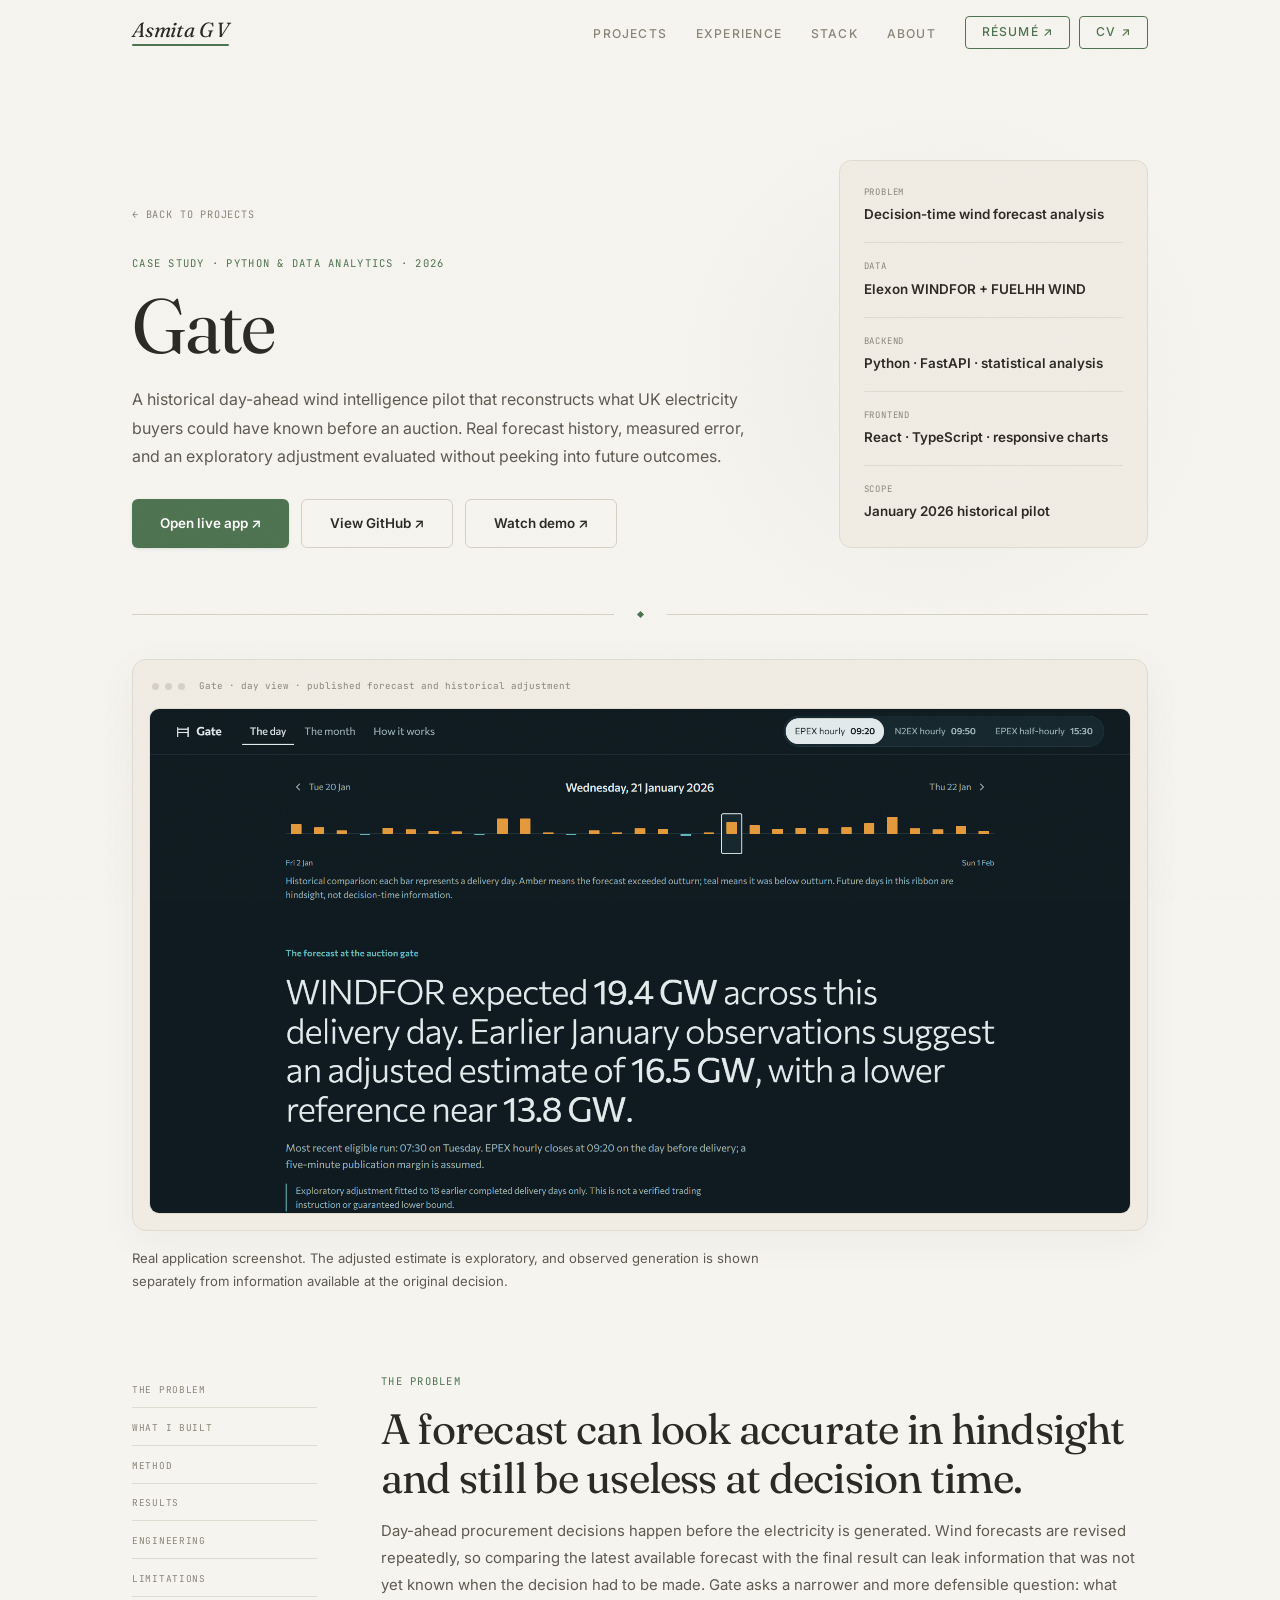
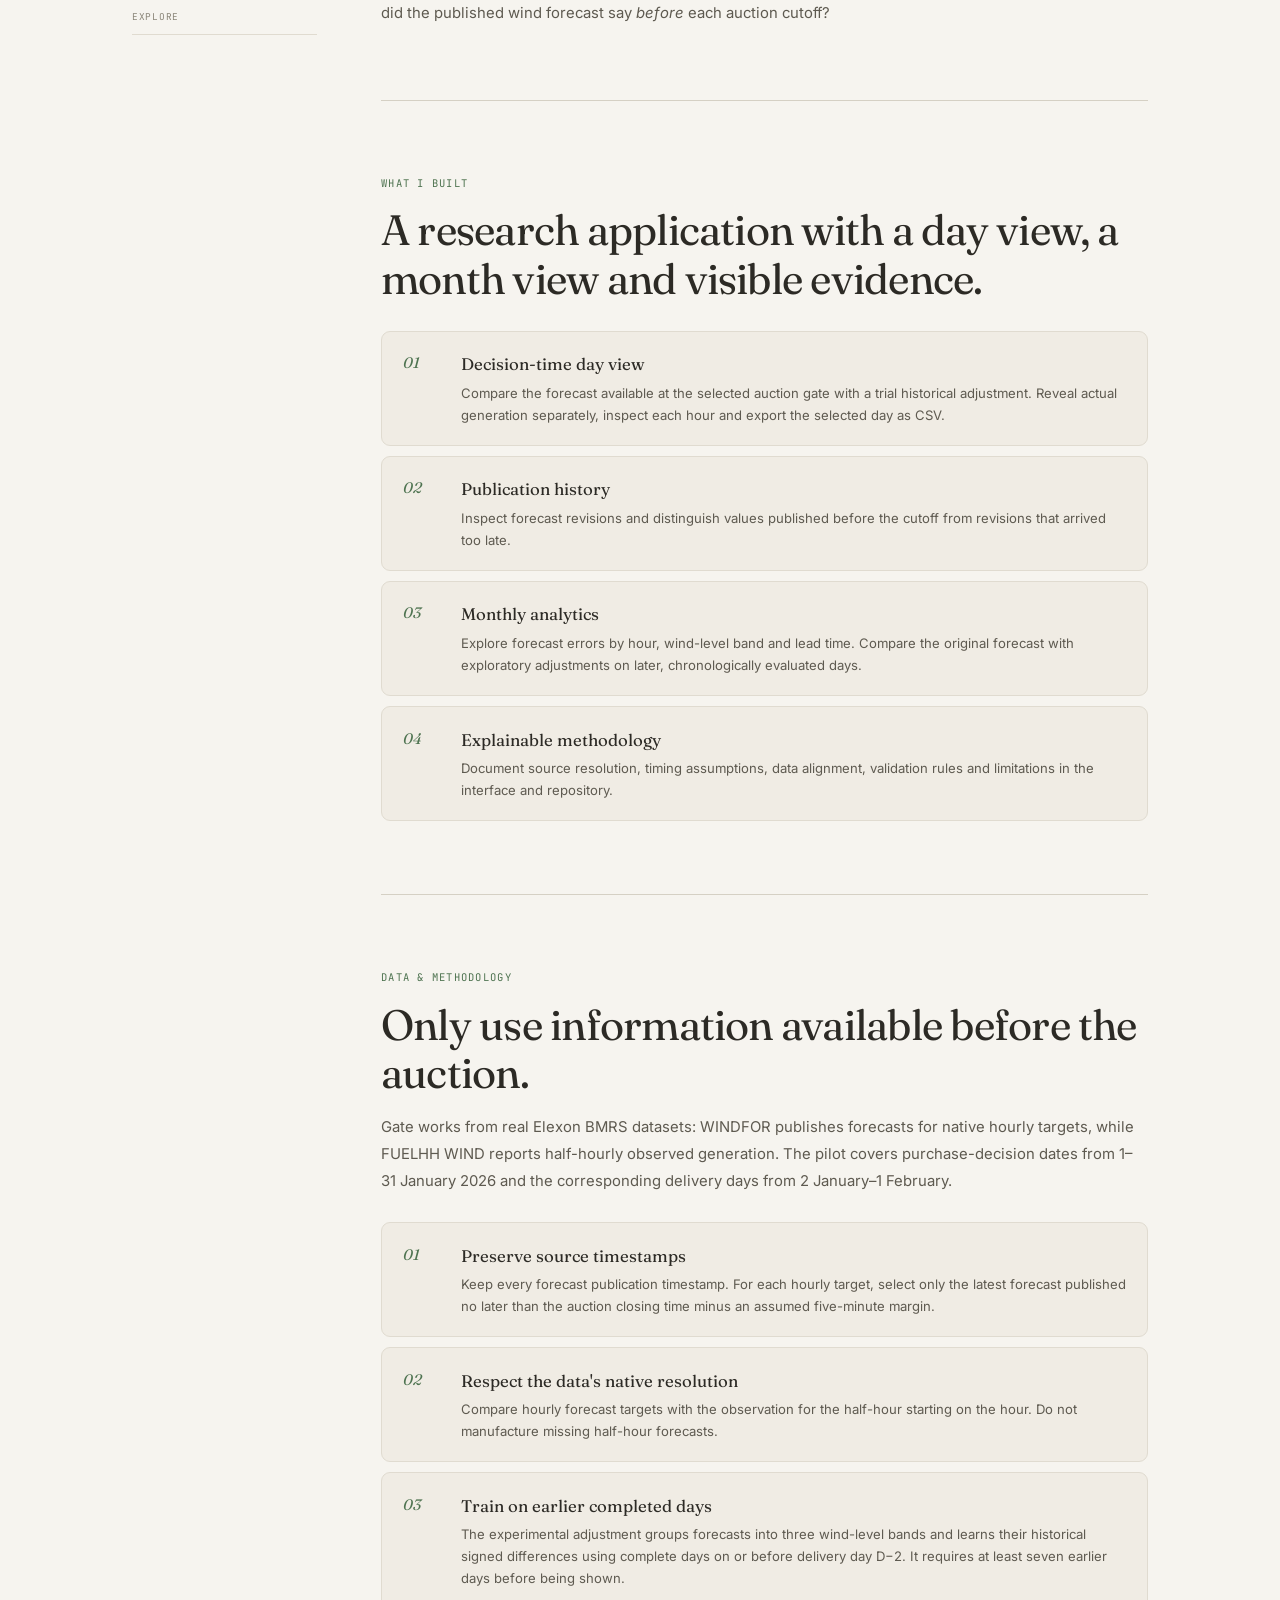
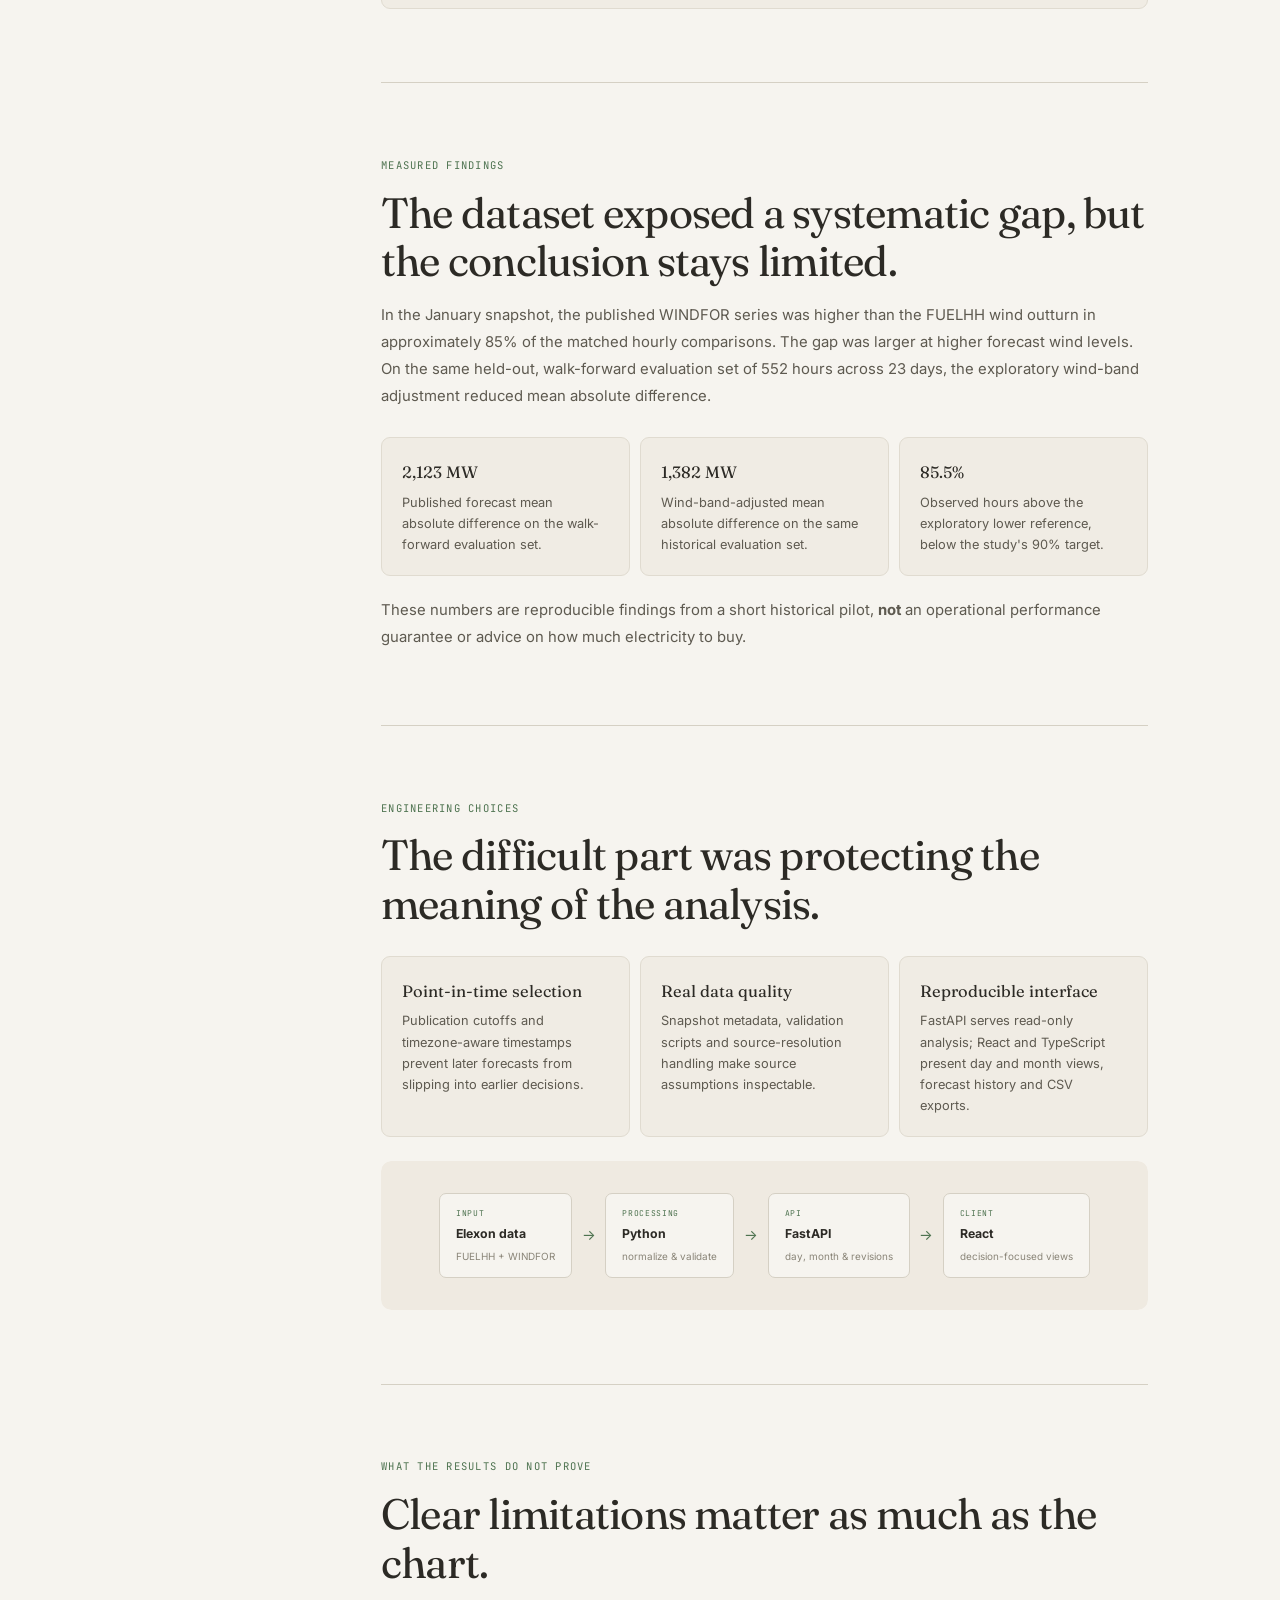
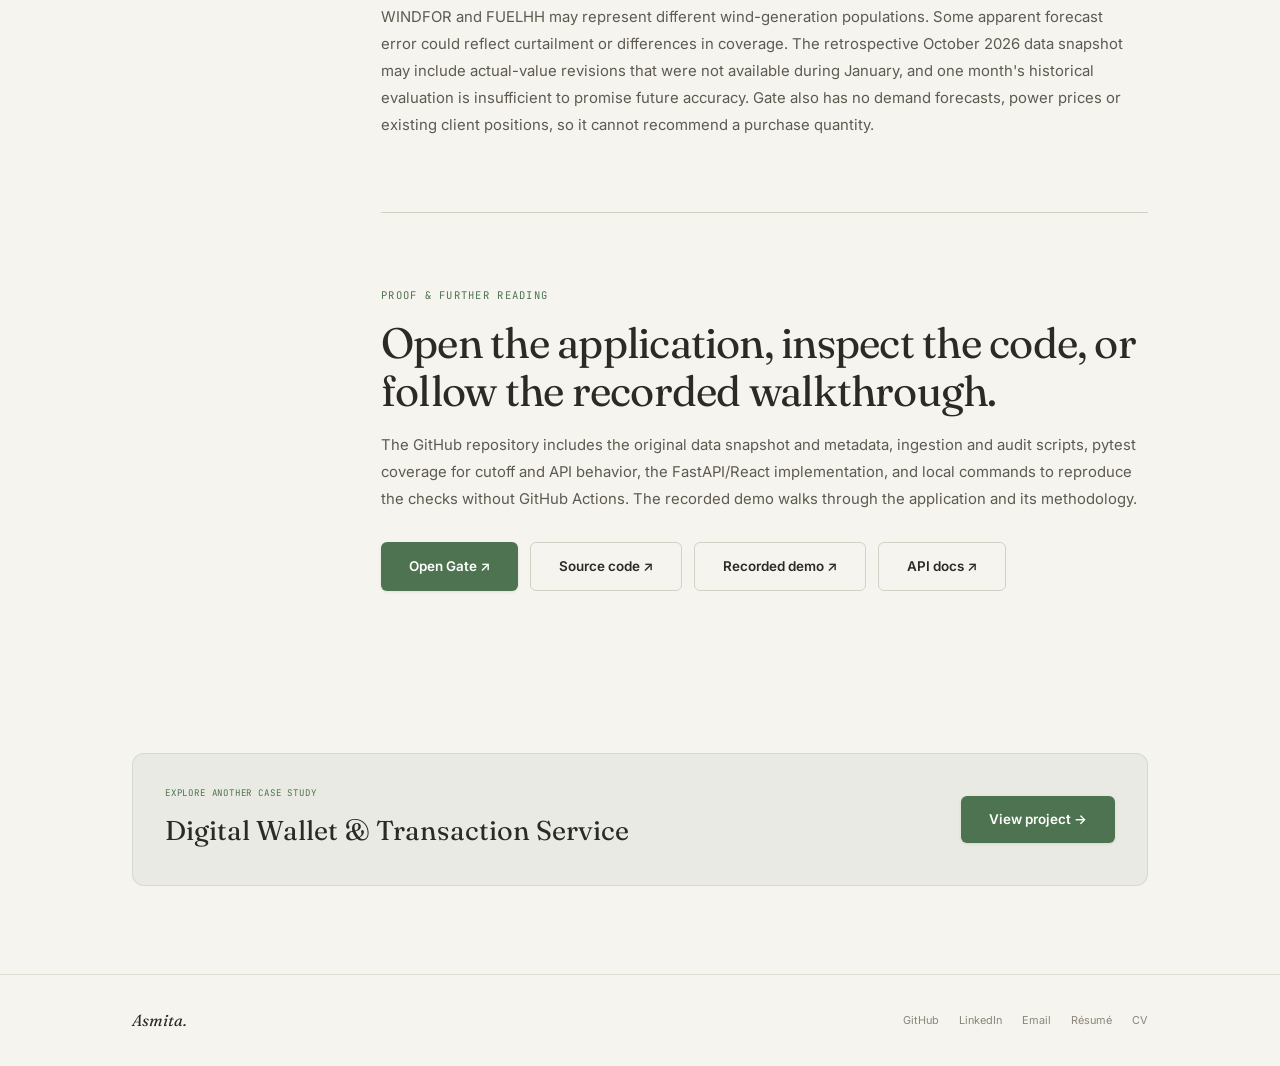
<file: project-gate.html>
<!doctype html>
<html lang="en">
<head>
  <meta charset="utf-8">
  <meta name="viewport" content="width=device-width, initial-scale=1">
  <meta name="color-scheme" content="only light">
  <meta name="supported-color-schemes" content="light">
  <meta name="theme-color" content="#f6f4ef">
  <meta name="description" content="Gate case study by Asmita G V: Python/FastAPI and React analytics for point-in-time wind forecasts, real Elexon data, error analysis, and chronological evaluation.">
  <meta property="og:title" content="Gate — Day-Ahead Wind Intelligence | Asmita G V">
  <meta property="og:description" content="Real wind data, decision-time forecast reconstruction, FastAPI, and transparent walk-forward analytics.">
  <meta property="og:type" content="article">
  <meta property="og:url" content="https://ashh-droid.github.io/Portfolio/project-gate.html">
  <link rel="canonical" href="https://ashh-droid.github.io/Portfolio/project-gate.html">
  <title>Gate — Day-Ahead Wind Intelligence | Asmita G V</title>
  <link rel="icon" href="favicon.svg" type="image/svg+xml">
  <link rel="preconnect" href="https://fonts.googleapis.com">
  <link rel="preconnect" href="https://fonts.gstatic.com" crossorigin>
  <link href="https://fonts.googleapis.com/css2?family=Fraunces:ital,opsz,wght@0,9..144,100..900;1,9..144,100..900&family=Inter:wght@400;500;600;700&family=JetBrains+Mono:wght@400;500&display=swap" rel="stylesheet">
  <link rel="stylesheet" href="sage-base.css?v=20261115-navgroup2">
  <link rel="stylesheet" href="sage-components.css?v=20260816-case1">
  <link rel="stylesheet" href="sage-case.css?v=20260816-case1">
</head>
<body class="case-page">
<a class="skip" href="#main">Skip to content</a>
<div class="scroll-bar" id="sp"></div>
<nav class="nav" id="nav">
  <div class="wrap nav-inner">
    <a class="nav-logo" href="index.html"><span class="nav-logo-text">Asmita G V</span><span class="nav-logo-bar"></span></a>
    <button class="ham" id="ham" aria-label="Menu" aria-controls="nl" aria-expanded="false"><span></span><span></span><span></span></button>
    <ul class="nav-links" id="nl">
      <li><a href="index.html#projects">Projects</a></li>
      <li><a href="index.html#experience">Experience</a></li>
      <li><a href="index.html#stack">Stack</a></li>
      <li><a href="index.html#about">About</a></li>
      <li><a class="nav-cta" href="Asmita_GV_Resume.pdf?v=20261023" target="_blank" rel="noopener noreferrer">Résumé ↗</a></li>
    </ul>
  </div>
</nav>

<main id="main">
  <section class="case-hero">
    <div class="wrap case-hero-grid">
      <div>
        <a class="back-link rv" href="index.html#projects">← Back to projects</a>
        <p class="case-eyebrow rv">Case study · Python & data analytics · 2026</p>
        <h1 class="rv">Gate</h1>
        <p class="case-summary rv">A historical day-ahead wind intelligence pilot that reconstructs what UK electricity buyers could have known before an auction. Real forecast history, measured error, and an exploratory adjustment evaluated without peeking into future outcomes.</p>
        <div class="case-actions rv">
          <a class="btn-fill" href="https://gate-ashhdroid.vercel.app/" target="_blank" rel="noopener noreferrer">Open live app ↗</a>
          <a class="btn-line" href="https://github.com/ashh-droid/Gate" target="_blank" rel="noopener noreferrer">View GitHub ↗</a>
          <a class="btn-line" href="https://youtu.be/sP-w30T-zRY" target="_blank" rel="noopener noreferrer">Watch demo ↗</a>
        </div>
      </div>
      <aside class="case-facts rv-scale">
        <dl>
          <div><dt>Problem</dt><dd>Decision-time wind forecast analysis</dd></div>
          <div><dt>Data</dt><dd>Elexon WINDFOR + FUELHH WIND</dd></div>
          <div><dt>Backend</dt><dd>Python · FastAPI · statistical analysis</dd></div>
          <div><dt>Frontend</dt><dd>React · TypeScript · responsive charts</dd></div>
          <div><dt>Scope</dt><dd>January 2026 historical pilot</dd></div>
        </dl>
      </aside>
    </div>
  </section>

  <div class="divider"><span class="divider-mark"></span></div>

  <section class="case-showcase">
    <div class="wrap">
      <div class="showcase-frame rv-scale">
        <div class="showcase-bar"><i></i><i></i><i></i><span>Gate · day view · published forecast and historical adjustment</span></div>
        <figure class="gallery-main">
          <img src="assets/gate-day.png" alt="Gate analytics application showing the January 21 day view, published wind forecast, historical adjustment and decision-time comparison" width="1901" height="976" loading="eager" decoding="async">
        </figure>
      </div>
      <p class="case-summary" style="margin-top:1rem;font-size:.82rem">Real application screenshot. The adjusted estimate is exploratory, and observed generation is shown separately from information available at the original decision.</p>
    </div>
  </section>

  <section class="case-body">
    <div class="wrap case-layout">
      <aside class="case-toc" aria-label="Case study navigation">
        <a href="#problem">The problem</a>
        <a href="#built">What I built</a>
        <a href="#method">Method</a>
        <a href="#results">Results</a>
        <a href="#decisions">Engineering</a>
        <a href="#limits">Limitations</a>
        <a href="#proof">Explore</a>
      </aside>
      <div class="case-content">
        <section id="problem" class="rv">
          <p class="case-eyebrow">The problem</p>
          <h2>A forecast can look accurate in hindsight and still be useless at decision time.</h2>
          <p>Day-ahead procurement decisions happen before the electricity is generated. Wind forecasts are revised repeatedly, so comparing the latest available forecast with the final result can leak information that was not yet known when the decision had to be made. Gate asks a narrower and more defensible question: what did the published wind forecast say <em>before</em> each auction cutoff?</p>
        </section>

        <section id="built" class="rv">
          <p class="case-eyebrow">What I built</p>
          <h2>A research application with a day view, a month view and visible evidence.</h2>
          <div class="case-points">
            <article class="case-point"><span>01</span><div><h3>Decision-time day view</h3><p>Compare the forecast available at the selected auction gate with a trial historical adjustment. Reveal actual generation separately, inspect each hour and export the selected day as CSV.</p></div></article>
            <article class="case-point"><span>02</span><div><h3>Publication history</h3><p>Inspect forecast revisions and distinguish values published before the cutoff from revisions that arrived too late.</p></div></article>
            <article class="case-point"><span>03</span><div><h3>Monthly analytics</h3><p>Explore forecast errors by hour, wind-level band and lead time. Compare the original forecast with exploratory adjustments on later, chronologically evaluated days.</p></div></article>
            <article class="case-point"><span>04</span><div><h3>Explainable methodology</h3><p>Document source resolution, timing assumptions, data alignment, validation rules and limitations in the interface and repository.</p></div></article>
          </div>
        </section>

        <section id="method" class="rv">
          <p class="case-eyebrow">Data & methodology</p>
          <h2>Only use information available before the auction.</h2>
          <p>Gate works from real Elexon BMRS datasets: WINDFOR publishes forecasts for native hourly targets, while FUELHH WIND reports half-hourly observed generation. The pilot covers purchase-decision dates from 1–31 January 2026 and the corresponding delivery days from 2 January–1 February.</p>
          <div class="case-points">
            <article class="case-point"><span>01</span><div><h3>Preserve source timestamps</h3><p>Keep every forecast publication timestamp. For each hourly target, select only the latest forecast published no later than the auction closing time minus an assumed five-minute margin.</p></div></article>
            <article class="case-point"><span>02</span><div><h3>Respect the data's native resolution</h3><p>Compare hourly forecast targets with the observation for the half-hour starting on the hour. Do not manufacture missing half-hour forecasts.</p></div></article>
            <article class="case-point"><span>03</span><div><h3>Train on earlier completed days</h3><p>The experimental adjustment groups forecasts into three wind-level bands and learns their historical signed differences using complete days on or before delivery day D−2. It requires at least seven earlier days before being shown.</p></div></article>
          </div>
        </section>

        <section id="results" class="rv">
          <p class="case-eyebrow">Measured findings</p>
          <h2>The dataset exposed a systematic gap, but the conclusion stays limited.</h2>
          <p>In the January snapshot, the published WINDFOR series was higher than the FUELHH wind outturn in approximately 85% of the matched hourly comparisons. The gap was larger at higher forecast wind levels. On the same held-out, walk-forward evaluation set of 552 hours across 23 days, the exploratory wind-band adjustment reduced mean absolute difference.</p>
          <div class="decision-grid">
            <article><h3>2,123 MW</h3><p>Published forecast mean absolute difference on the walk-forward evaluation set.</p></article>
            <article><h3>1,382 MW</h3><p>Wind-band-adjusted mean absolute difference on the same historical evaluation set.</p></article>
            <article><h3>85.5%</h3><p>Observed hours above the exploratory lower reference, below the study's 90% target.</p></article>
          </div>
          <p style="margin-top:1.3rem">These numbers are reproducible findings from a short historical pilot, <strong>not</strong> an operational performance guarantee or advice on how much electricity to buy.</p>
        </section>

        <section id="decisions" class="rv">
          <p class="case-eyebrow">Engineering choices</p>
          <h2>The difficult part was protecting the meaning of the analysis.</h2>
          <div class="decision-grid">
            <article><h3>Point-in-time selection</h3><p>Publication cutoffs and timezone-aware timestamps prevent later forecasts from slipping into earlier decisions.</p></article>
            <article><h3>Real data quality</h3><p>Snapshot metadata, validation scripts and source-resolution handling make source assumptions inspectable.</p></article>
            <article><h3>Reproducible interface</h3><p>FastAPI serves read-only analysis; React and TypeScript present day and month views, forecast history and CSV exports.</p></article>
          </div>
          <div class="flow-canvas" style="margin-top:1.5rem">
            <div class="flow-row">
              <div class="flow-box"><small>Input</small><strong>Elexon data</strong><span>FUELHH + WINDFOR</span></div><span class="flow-arrow">→</span>
              <div class="flow-box"><small>Processing</small><strong>Python</strong><span>normalize & validate</span></div><span class="flow-arrow">→</span>
              <div class="flow-box"><small>API</small><strong>FastAPI</strong><span>day, month & revisions</span></div><span class="flow-arrow">→</span>
              <div class="flow-box"><small>Client</small><strong>React</strong><span>decision-focused views</span></div>
            </div>
          </div>
        </section>

        <section id="limits" class="rv">
          <p class="case-eyebrow">What the results do not prove</p>
          <h2>Clear limitations matter as much as the chart.</h2>
          <p>WINDFOR and FUELHH may represent different wind-generation populations. Some apparent forecast error could reflect curtailment or differences in coverage. The retrospective October 2026 data snapshot may include actual-value revisions that were not available during January, and one month's historical evaluation is insufficient to promise future accuracy. Gate also has no demand forecasts, power prices or existing client positions, so it cannot recommend a purchase quantity.</p>
        </section>

        <section id="proof" class="rv">
          <p class="case-eyebrow">Proof & further reading</p>
          <h2>Open the application, inspect the code, or follow the recorded walkthrough.</h2>
          <p>The GitHub repository includes the original data snapshot and metadata, ingestion and audit scripts, pytest coverage for cutoff and API behavior, the FastAPI/React implementation, and local commands to reproduce the checks without GitHub Actions. The recorded demo walks through the application and its methodology.</p>
          <div class="case-actions">
            <a class="btn-fill" href="https://gate-ashhdroid.vercel.app/" target="_blank" rel="noopener noreferrer">Open Gate ↗</a>
            <a class="btn-line" href="https://github.com/ashh-droid/Gate" target="_blank" rel="noopener noreferrer">Source code ↗</a>
            <a class="btn-line" href="https://youtu.be/sP-w30T-zRY" target="_blank" rel="noopener noreferrer">Recorded demo ↗</a>
            <a class="btn-line" href="https://gate-ashhdroid.vercel.app/api/docs" target="_blank" rel="noopener noreferrer">API docs ↗</a>
          </div>
        </section>
      </div>
    </div>
  </section>

  <section class="next-case">
    <div class="wrap"><div class="next-card rv-scale"><div><small>Explore another case study</small><h2>Digital Wallet &amp; Transaction Service</h2></div><a class="btn-fill" href="project-wallet.html">View project →</a></div></div>
  </section>
</main>

<footer class="case-footer">
  <div class="wrap case-footer-inner">
    <a class="case-footer-brand" href="index.html">Asmita.</a>
    <div class="case-footer-links">
      <a href="https://github.com/ashh-droid" target="_blank" rel="noopener noreferrer">GitHub</a>
      <a href="https://linkedin.com/in/asmita-gv" target="_blank" rel="noopener noreferrer">LinkedIn</a>
      <a href="mailto:gujjarasmita@gmail.com">Email</a>
      <a href="Asmita_GV_Resume.pdf?v=20261023" target="_blank" rel="noopener noreferrer">Résumé</a>
    </div>
  </div>
</footer>
<script src="sage.js?v=20261115-navgroup2" defer></script>
</body>
</html>
</file>
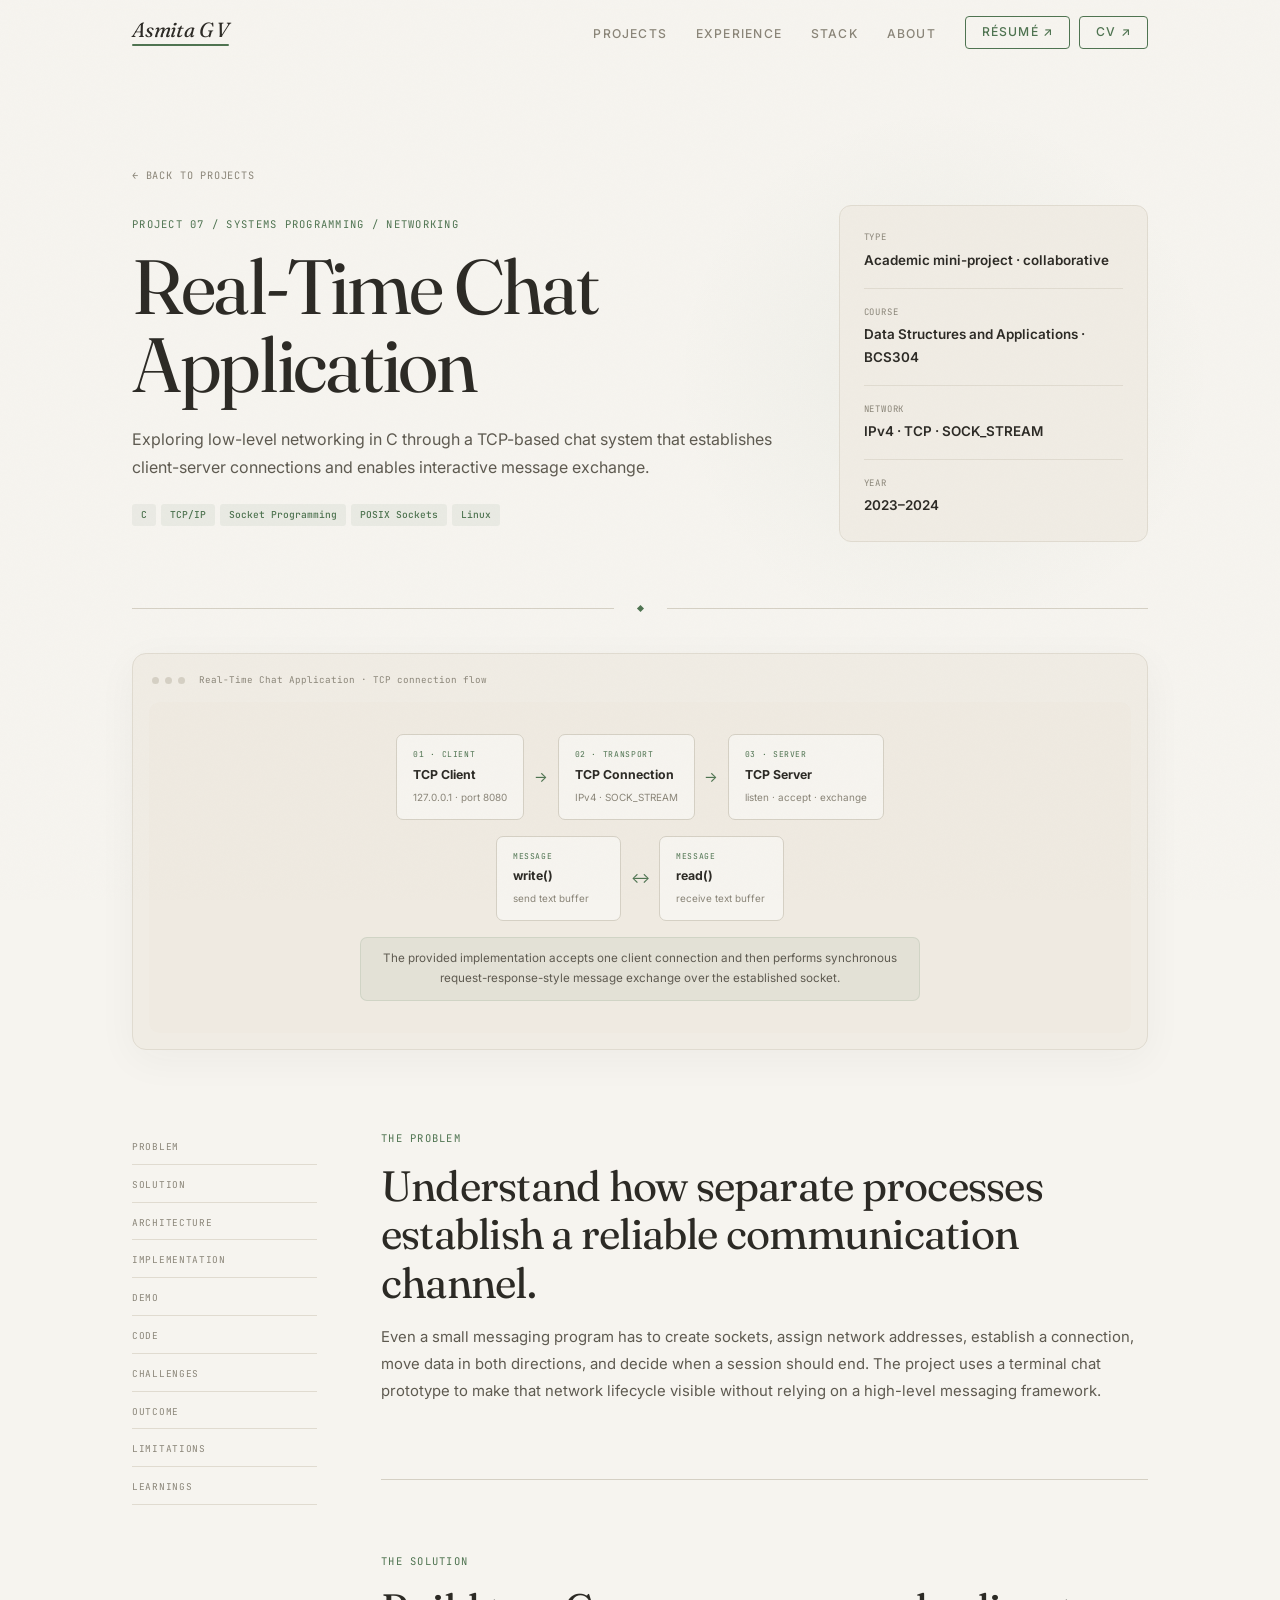
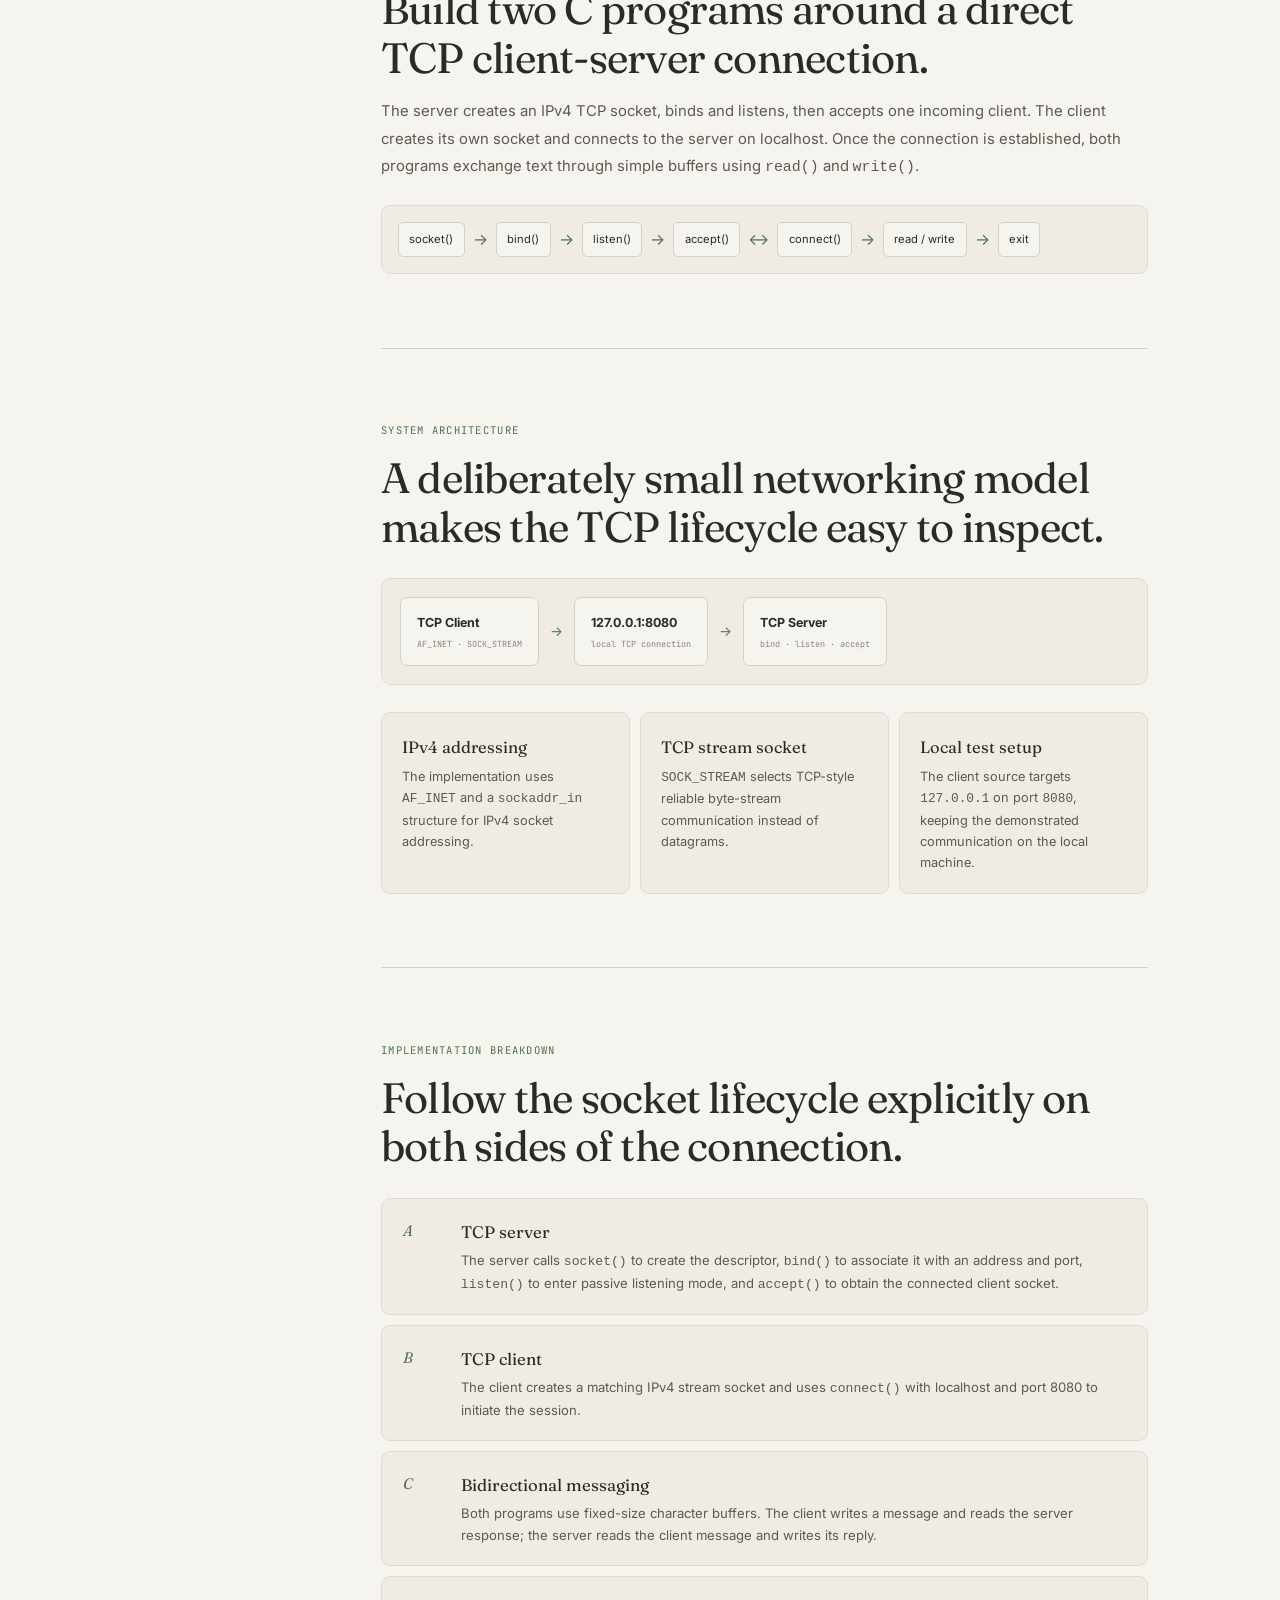
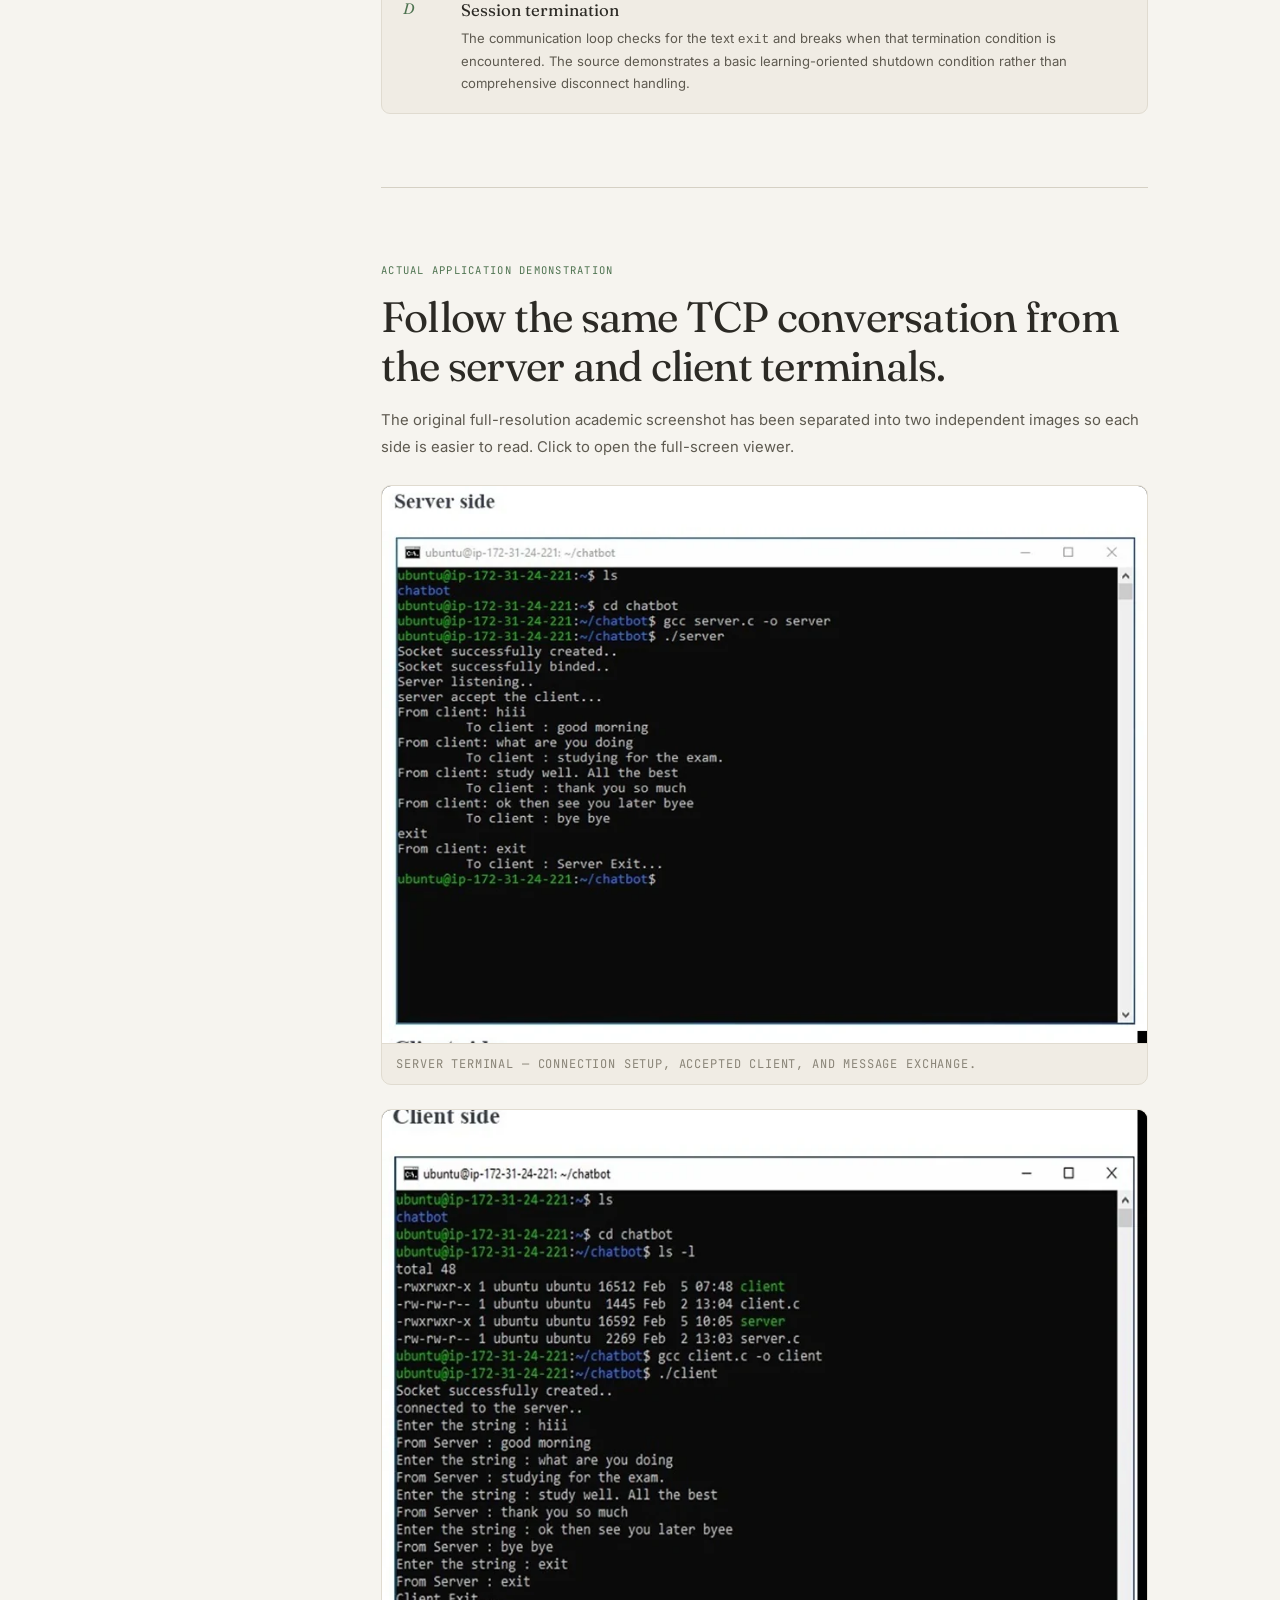
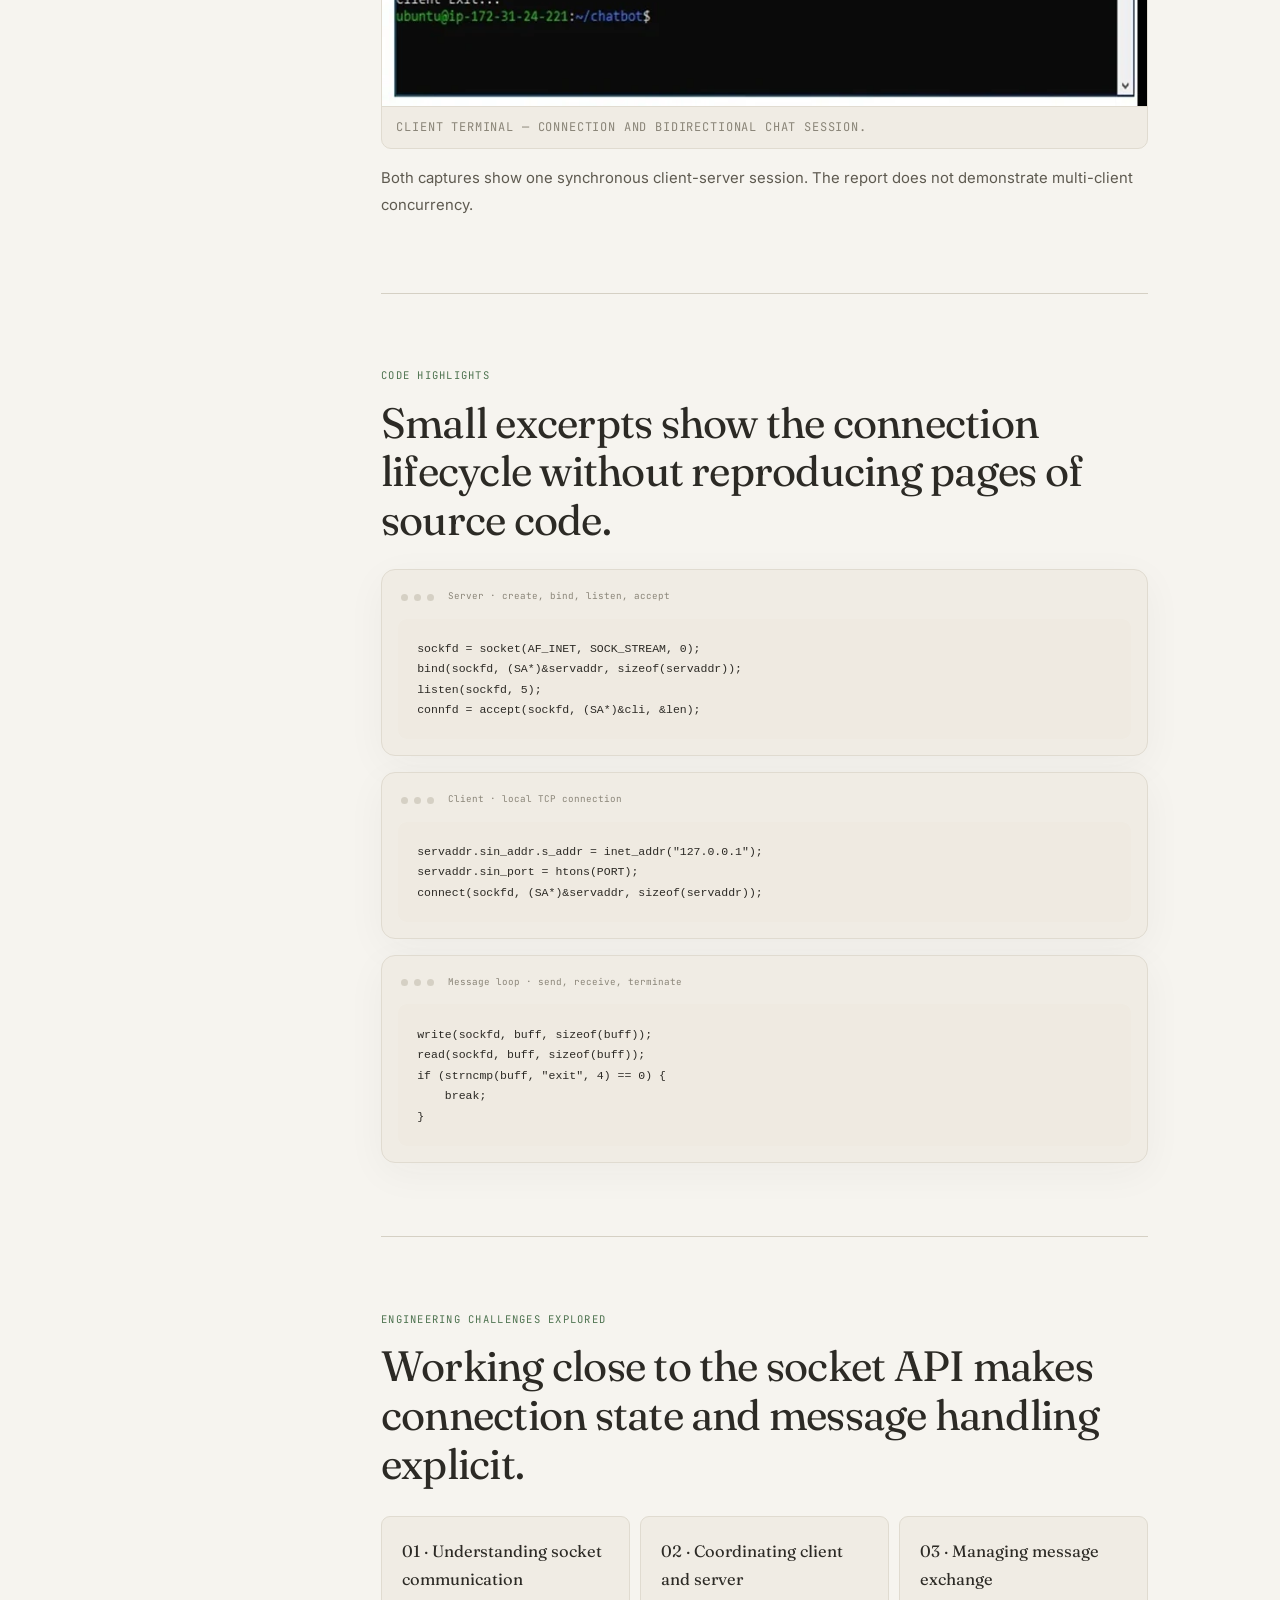
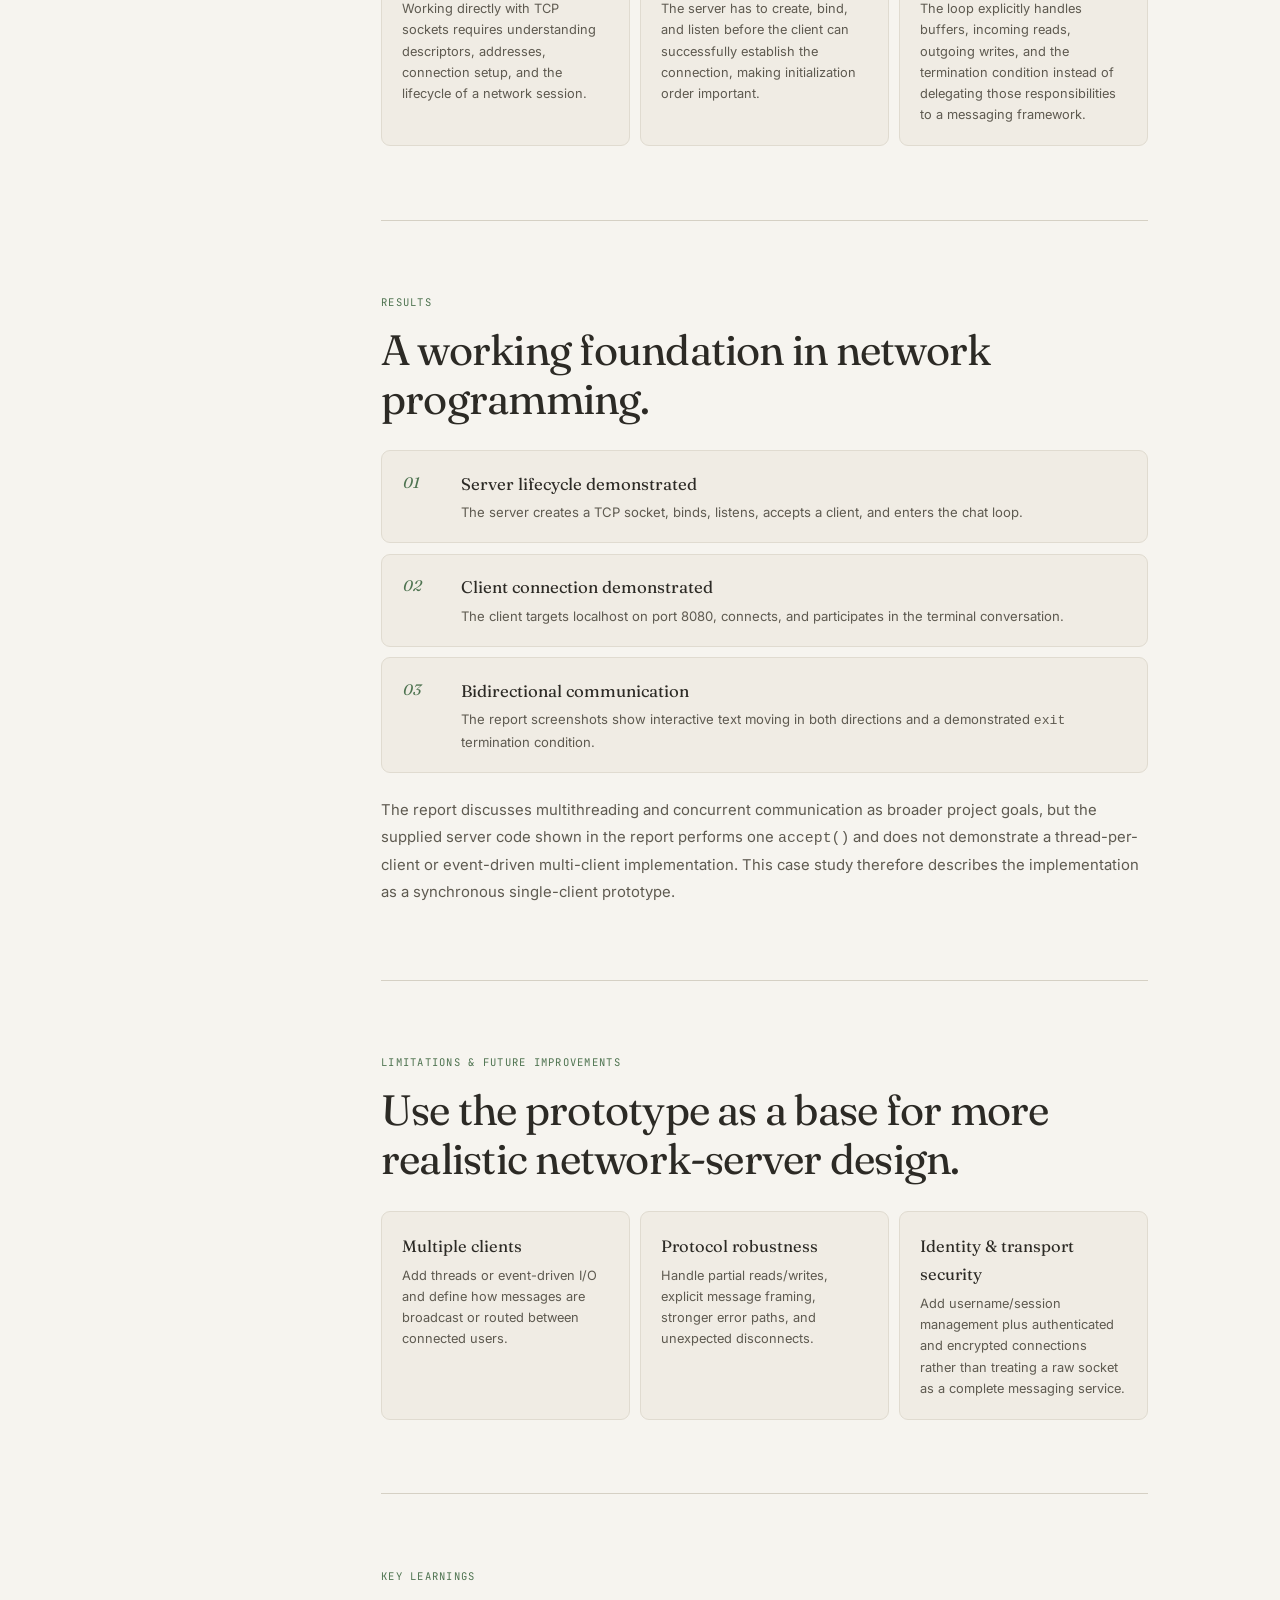
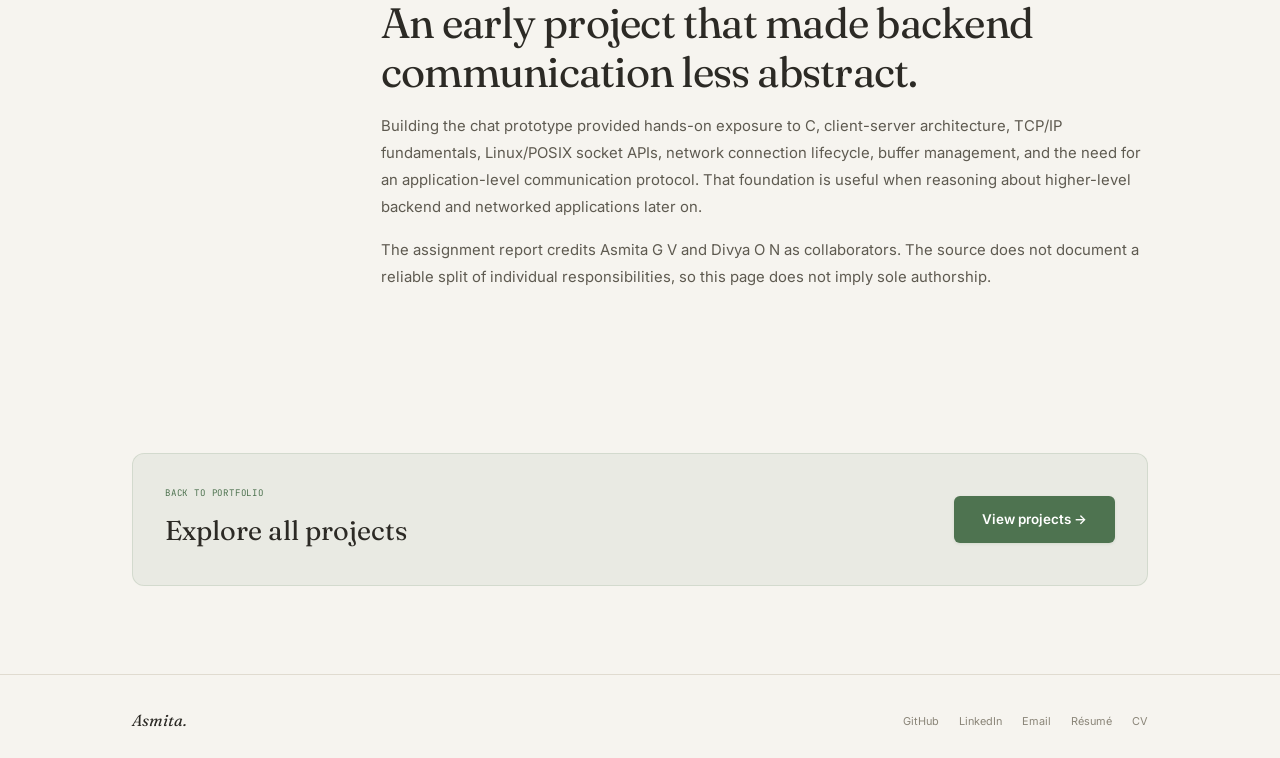
<file: project-realtime-chat.html>
<!doctype html>
<html lang="en">
<head>
  <meta charset="utf-8">
  <meta name="viewport" content="width=device-width, initial-scale=1">
  <meta name="color-scheme" content="only light">
  <meta name="supported-color-schemes" content="light">
  <meta name="theme-color" content="#f6f4ef">
  <meta name="description" content="Case study: Real-Time Chat Application, an academic C networking mini-project using IPv4 TCP sockets, localhost communication, and terminal-based bidirectional messaging.">
  <meta property="og:title" content="Real-Time Chat Application Case Study — Asmita G V">
  <meta property="og:description" content="C socket-programming project demonstrating TCP client-server connection setup, synchronous message exchange, and session termination on Linux.">
  <meta property="og:type" content="article">
  <title>Real-Time Chat Application Case Study — Asmita G V</title>
  <link rel="icon" href="favicon.svg" type="image/svg+xml">
  <link rel="preconnect" href="https://fonts.googleapis.com">
  <link rel="preconnect" href="https://fonts.gstatic.com" crossorigin>
  <link href="https://fonts.googleapis.com/css2?family=Fraunces:ital,opsz,wght@0,9..144,100..900;1,9..144,100..900&family=Inter:wght@400;500;600;700&family=JetBrains+Mono:wght@400;500&display=swap" rel="stylesheet">
  <link rel="stylesheet" href="sage-base.css?v=20261115-navgroup2">
  <link rel="stylesheet" href="sage-components.css?v=20260816-case1">
  <link rel="stylesheet" href="sage-case.css?v=20260816-case1">
<style>
#screenshots .gallery-pair{display:grid;grid-template-columns:minmax(0,1fr);gap:1.5rem;margin-top:1.5rem}
#screenshots .gallery-pair figure{margin:0;min-width:0}
#screenshots .gallery-pair img{display:block;width:100%;height:auto;max-height:none;object-fit:contain;background:#141414;cursor:zoom-in}
#screenshots .gallery-pair figcaption{font-size:.75rem;line-height:1.55}
.chat-image-viewer{position:fixed;inset:0;z-index:9999;background:rgba(15,16,16,.96);display:none;align-items:center;justify-content:center;padding:58px 12px 32px}
.chat-image-viewer.open{display:flex}
.chat-image-viewer img{max-width:98vw;max-height:calc(100vh - 100px);object-fit:contain}
.chat-image-viewer button{position:absolute;top:.8rem;right:1rem;width:42px;height:42px;background:transparent;border:1px solid #fff;color:#fff;border-radius:50%;font-size:1.4rem;cursor:pointer}

/* Dedicated accessible, native-resolution image inspector */
.portfolio-zoom{padding:0!important;flex-direction:column;align-items:stretch;justify-content:stretch;background:rgba(12,14,14,.98)}
.portfolio-zoom.open{display:flex}
.portfolio-zoom .pz-toolbar{flex:none;display:flex;align-items:center;flex-wrap:wrap;gap:.5rem;padding:.7rem 1rem;background:#212521;border-bottom:1px solid #454a44;color:#fff;z-index:1}
.portfolio-zoom .pz-title{flex:1 1 230px;color:#f2f5f0;font-family:var(--mono,monospace);font-size:.75rem;line-height:1.5}
.portfolio-zoom .pz-toolbar button{position:static;width:auto;height:auto;min-width:40px;min-height:38px;border:1px solid #697269;background:#353b35;color:#fff;border-radius:8px;padding:.35rem .7rem;font-size:.82rem;font-family:inherit;white-space:nowrap}
.portfolio-zoom .pz-toolbar button:hover{background:#505d51}
.portfolio-zoom .pz-toolbar button:focus-visible{outline:2px solid #d8e7cd;outline-offset:2px}
.portfolio-zoom .pz-zoom-label{font-family:var(--mono,monospace);min-width:4rem;text-align:center;color:#eee;font-size:.74rem}
.portfolio-zoom .pz-stage{flex:1 1 auto;min-height:0;min-width:0;overflow:auto;overscroll-behavior:contain;padding:1rem;background:#151817;touch-action:pan-x pan-y;cursor:grab}
.portfolio-zoom .pz-stage:active{cursor:grabbing}
.portfolio-zoom .pz-stage img{display:block;max-width:none!important;max-height:none!important;min-width:0;width:auto;height:auto;object-fit:contain;box-shadow:0 12px 35px rgba(0,0,0,.3);margin:auto}
.portfolio-zoom .pz-note{flex:none;padding:.35rem 1rem .5rem;background:#212521;color:#c9d0c7;font-size:.72rem;line-height:1.5}
@media(max-width:620px){.portfolio-zoom .pz-toolbar{gap:.35rem;padding:.55rem}.portfolio-zoom .pz-title{flex-basis:100%;font-size:.7rem}.portfolio-zoom .pz-toolbar button{min-height:36px;padding:.3rem .55rem}.portfolio-zoom .pz-stage{padding:.4rem}.portfolio-zoom .pz-note{font-size:.66rem}}

</style></head>
<body class="case-page">
<a class="skip" href="#main">Skip to content</a>
<div class="scroll-bar" id="sp"></div>
<nav class="nav" id="nav">
  <div class="wrap nav-inner">
    <a class="nav-logo" href="index.html"><span class="nav-logo-text">Asmita G V</span><span class="nav-logo-bar"></span></a>
    <button class="ham" id="ham" aria-label="Menu" aria-controls="nl" aria-expanded="false"><span></span><span></span><span></span></button>
    <ul class="nav-links" id="nl">
      <li><a href="index.html#projects">Projects</a></li>
      <li><a href="index.html#experience">Experience</a></li>
      <li><a href="index.html#stack">Stack</a></li>
      <li><a href="index.html#about">About</a></li>
      <li><a class="nav-cta" href="Asmita_GV_Resume.pdf?v=20261023" target="_blank" rel="noopener noreferrer">Résumé ↗</a></li>
    </ul>
  </div>
</nav>

<main id="main">
  <section class="case-hero">
    <div class="wrap case-hero-grid">
      <div>
        <a class="back-link rv" href="index.html#projects">← Back to projects</a>
        <p class="case-eyebrow rv">Project 07 / Systems programming / Networking</p>
        <h1 class="rv">Real-Time Chat Application</h1>
        <p class="case-summary rv">Exploring low-level networking in C through a TCP-based chat system that establishes client-server connections and enables interactive message exchange.</p>
        <div class="tags rv" style="margin-top:1.4rem">
          <span class="tag">C</span><span class="tag">TCP/IP</span><span class="tag">Socket Programming</span><span class="tag">POSIX Sockets</span><span class="tag">Linux</span>
        </div>
      </div>
      <aside class="case-facts rv-scale">
        <dl>
          <div><dt>Type</dt><dd>Academic mini-project · collaborative</dd></div>
          <div><dt>Course</dt><dd>Data Structures and Applications · BCS304</dd></div>
          <div><dt>Network</dt><dd>IPv4 · TCP · SOCK_STREAM</dd></div>
          <div><dt>Year</dt><dd>2023–2024</dd></div>
        </dl>
      </aside>
    </div>
  </section>

  <div class="divider"><span class="divider-mark"></span></div>

  <section class="case-showcase" aria-label="TCP client server architecture">
    <div class="wrap">
      <div class="showcase-frame rv-scale">
        <div class="showcase-bar"><i></i><i></i><i></i><span>Real-Time Chat Application · TCP connection flow</span></div>
        <div class="flow-canvas">
          <div class="flow-row">
            <div class="flow-box"><small>01 · Client</small><strong>TCP Client</strong><span>127.0.0.1 · port 8080</span></div><div class="flow-arrow">→</div>
            <div class="flow-box"><small>02 · Transport</small><strong>TCP Connection</strong><span>IPv4 · SOCK_STREAM</span></div><div class="flow-arrow">→</div>
            <div class="flow-box"><small>03 · Server</small><strong>TCP Server</strong><span>listen · accept · exchange</span></div>
          </div>
          <div class="flow-row">
            <div class="flow-box"><small>Message</small><strong>write()</strong><span>send text buffer</span></div><div class="flow-arrow">↔</div>
            <div class="flow-box"><small>Message</small><strong>read()</strong><span>receive text buffer</span></div>
          </div>
          <div class="flow-note">The provided implementation accepts one client connection and then performs synchronous request-response-style message exchange over the established socket.</div>
        </div>
      </div>
    </div>
  </section>

  <section class="case-body">
    <div class="wrap case-layout">
      <aside class="case-toc" aria-label="Case study navigation">
        <a href="#problem">Problem</a><a href="#solution">Solution</a><a href="#architecture">Architecture</a><a href="#implementation">Implementation</a><a href="#screenshots">Demo</a><a href="#code">Code</a><a href="#challenges">Challenges</a><a href="#outcome">Outcome</a><a href="#limits">Limitations</a><a href="#learnings">Learnings</a>
      </aside>
      <div class="case-content">
        <section id="problem" class="rv">
          <p class="case-eyebrow">The problem</p>
          <h2>Understand how separate processes establish a reliable communication channel.</h2>
          <p>Even a small messaging program has to create sockets, assign network addresses, establish a connection, move data in both directions, and decide when a session should end. The project uses a terminal chat prototype to make that network lifecycle visible without relying on a high-level messaging framework.</p>
        </section>

        <section id="solution" class="rv">
          <p class="case-eyebrow">The solution</p>
          <h2>Build two C programs around a direct TCP client-server connection.</h2>
          <p>The server creates an IPv4 TCP socket, binds and listens, then accepts one incoming client. The client creates its own socket and connects to the server on localhost. Once the connection is established, both programs exchange text through simple buffers using <code>read()</code> and <code>write()</code>.</p>
          <div class="workflow-line" aria-label="Socket connection lifecycle"><span>socket()</span><i>→</i><span>bind()</span><i>→</i><span>listen()</span><i>→</i><span>accept()</span><i>↔</i><span>connect()</span><i>→</i><span>read / write</span><i>→</i><span>exit</span></div>
        </section>

        <section id="architecture" class="rv">
          <p class="case-eyebrow">System architecture</p>
          <h2>A deliberately small networking model makes the TCP lifecycle easy to inspect.</h2>
          <div class="architecture">
            <div><strong>TCP Client</strong><span>AF_INET · SOCK_STREAM</span></div><b>→</b>
            <div><strong>127.0.0.1:8080</strong><span>local TCP connection</span></div><b>→</b>
            <div><strong>TCP Server</strong><span>bind · listen · accept</span></div>
          </div>
          <div class="decision-grid">
            <article><h3>IPv4 addressing</h3><p>The implementation uses <code>AF_INET</code> and a <code>sockaddr_in</code> structure for IPv4 socket addressing.</p></article>
            <article><h3>TCP stream socket</h3><p><code>SOCK_STREAM</code> selects TCP-style reliable byte-stream communication instead of datagrams.</p></article>
            <article><h3>Local test setup</h3><p>The client source targets <code>127.0.0.1</code> on port <code>8080</code>, keeping the demonstrated communication on the local machine.</p></article>
          </div>
        </section>

        <section id="implementation" class="rv">
          <p class="case-eyebrow">Implementation breakdown</p>
          <h2>Follow the socket lifecycle explicitly on both sides of the connection.</h2>
          <div class="case-points">
            <article class="case-point"><span>A</span><div><h3>TCP server</h3><p>The server calls <code>socket()</code> to create the descriptor, <code>bind()</code> to associate it with an address and port, <code>listen()</code> to enter passive listening mode, and <code>accept()</code> to obtain the connected client socket.</p></div></article>
            <article class="case-point"><span>B</span><div><h3>TCP client</h3><p>The client creates a matching IPv4 stream socket and uses <code>connect()</code> with localhost and port 8080 to initiate the session.</p></div></article>
            <article class="case-point"><span>C</span><div><h3>Bidirectional messaging</h3><p>Both programs use fixed-size character buffers. The client writes a message and reads the server response; the server reads the client message and writes its reply.</p></div></article>
            <article class="case-point"><span>D</span><div><h3>Session termination</h3><p>The communication loop checks for the text <code>exit</code> and breaks when that termination condition is encountered. The source demonstrates a basic learning-oriented shutdown condition rather than comprehensive disconnect handling.</p></div></article>
          </div>
        </section>

        <section id="screenshots" class="rv">
          <p class="case-eyebrow">Actual application demonstration</p>
          <h2>Follow the same TCP conversation from the server and client terminals.</h2>
          <p>The original full-resolution academic screenshot has been separated into two independent images so each side is easier to read. Click to open the full-screen viewer.</p>
          <div class="gallery-pair"><figure><img src="[data-uri]" alt="Original server-side terminal demonstrating socket creation, binding, listening, accepted connection, and exchanged messages" loading="lazy" decoding="async"><figcaption>Server terminal — connection setup, accepted client, and message exchange.</figcaption></figure></div>
          <div class="gallery-pair"><figure><img src="[data-uri]" alt="Original client-side terminal demonstrating socket connection, sent and received messages, and session exit" loading="lazy" decoding="async"><figcaption>Client terminal — connection and bidirectional chat session.</figcaption></figure></div>
          <p style="margin-top:1rem">Both captures show one synchronous client-server session. The report does not demonstrate multi-client concurrency.</p>
        </section>

        <section id="code" class="rv">
          <p class="case-eyebrow">Code highlights</p>
          <h2>Small excerpts show the connection lifecycle without reproducing pages of source code.</h2>
          <div class="showcase-frame" style="margin-top:1.5rem">
            <div class="showcase-bar"><i></i><i></i><i></i><span>Server · create, bind, listen, accept</span></div>
            <pre style="margin:0;padding:1.2rem;overflow:auto;background:var(--bg-surface);border-radius:9px;font-family:var(--mono);font-size:.72rem;line-height:1.7;color:var(--ink);white-space:pre-wrap"><code>sockfd = socket(AF_INET, SOCK_STREAM, 0);
bind(sockfd, (SA*)&amp;servaddr, sizeof(servaddr));
listen(sockfd, 5);
connfd = accept(sockfd, (SA*)&amp;cli, &amp;len);</code></pre>
          </div>
          <div class="showcase-frame" style="margin-top:1rem">
            <div class="showcase-bar"><i></i><i></i><i></i><span>Client · local TCP connection</span></div>
            <pre style="margin:0;padding:1.2rem;overflow:auto;background:var(--bg-surface);border-radius:9px;font-family:var(--mono);font-size:.72rem;line-height:1.7;color:var(--ink);white-space:pre-wrap"><code>servaddr.sin_addr.s_addr = inet_addr("127.0.0.1");
servaddr.sin_port = htons(PORT);
connect(sockfd, (SA*)&amp;servaddr, sizeof(servaddr));</code></pre>
          </div>
          <div class="showcase-frame" style="margin-top:1rem">
            <div class="showcase-bar"><i></i><i></i><i></i><span>Message loop · send, receive, terminate</span></div>
            <pre style="margin:0;padding:1.2rem;overflow:auto;background:var(--bg-surface);border-radius:9px;font-family:var(--mono);font-size:.72rem;line-height:1.7;color:var(--ink);white-space:pre-wrap"><code>write(sockfd, buff, sizeof(buff));
read(sockfd, buff, sizeof(buff));
if (strncmp(buff, "exit", 4) == 0) {
    break;
}</code></pre>
          </div>
        </section>

        <section id="challenges" class="rv">
          <p class="case-eyebrow">Engineering challenges explored</p>
          <h2>Working close to the socket API makes connection state and message handling explicit.</h2>
          <div class="decision-grid">
            <article><h3>01 · Understanding socket communication</h3><p>Working directly with TCP sockets requires understanding descriptors, addresses, connection setup, and the lifecycle of a network session.</p></article>
            <article><h3>02 · Coordinating client and server</h3><p>The server has to create, bind, and listen before the client can successfully establish the connection, making initialization order important.</p></article>
            <article><h3>03 · Managing message exchange</h3><p>The loop explicitly handles buffers, incoming reads, outgoing writes, and the termination condition instead of delegating those responsibilities to a messaging framework.</p></article>
          </div>
        </section>

        <section id="outcome" class="rv">
          <p class="case-eyebrow">Results</p>
          <h2>A working foundation in network programming.</h2>
          <div class="case-points">
            <article class="case-point"><span>01</span><div><h3>Server lifecycle demonstrated</h3><p>The server creates a TCP socket, binds, listens, accepts a client, and enters the chat loop.</p></div></article>
            <article class="case-point"><span>02</span><div><h3>Client connection demonstrated</h3><p>The client targets localhost on port 8080, connects, and participates in the terminal conversation.</p></div></article>
            <article class="case-point"><span>03</span><div><h3>Bidirectional communication</h3><p>The report screenshots show interactive text moving in both directions and a demonstrated <code>exit</code> termination condition.</p></div></article>
          </div>
          <p style="margin-top:1.5rem">The report discusses multithreading and concurrent communication as broader project goals, but the supplied server code shown in the report performs one <code>accept()</code> and does not demonstrate a thread-per-client or event-driven multi-client implementation. This case study therefore describes the implementation as a synchronous single-client prototype.</p>
        </section>

        <section id="limits" class="rv">
          <p class="case-eyebrow">Limitations &amp; future improvements</p>
          <h2>Use the prototype as a base for more realistic network-server design.</h2>
          <div class="decision-grid">
            <article><h3>Multiple clients</h3><p>Add threads or event-driven I/O and define how messages are broadcast or routed between connected users.</p></article>
            <article><h3>Protocol robustness</h3><p>Handle partial reads/writes, explicit message framing, stronger error paths, and unexpected disconnects.</p></article>
            <article><h3>Identity &amp; transport security</h3><p>Add username/session management plus authenticated and encrypted connections rather than treating a raw socket as a complete messaging service.</p></article>
          </div>
        </section>

        <section id="learnings" class="rv">
          <p class="case-eyebrow">Key learnings</p>
          <h2>An early project that made backend communication less abstract.</h2>
          <p>Building the chat prototype provided hands-on exposure to C, client-server architecture, TCP/IP fundamentals, Linux/POSIX socket APIs, network connection lifecycle, buffer management, and the need for an application-level communication protocol. That foundation is useful when reasoning about higher-level backend and networked applications later on.</p>
          <p style="margin-top:1rem">The assignment report credits Asmita G V and Divya O N as collaborators. The source does not document a reliable split of individual responsibilities, so this page does not imply sole authorship.</p>
        </section>
      </div>
    </div>
  </section>

  <section class="next-case"><div class="wrap"><div class="next-card rv-scale"><div><small>Back to portfolio</small><h2>Explore all projects</h2></div><a class="btn-fill" href="index.html#projects">View projects →</a></div></div></section>
</main>

<footer class="case-footer"><div class="wrap case-footer-inner"><a class="case-footer-brand" href="index.html">Asmita.</a><div class="case-footer-links"><a href="https://github.com/ashh-droid" target="_blank" rel="noopener noreferrer">GitHub</a><a href="https://linkedin.com/in/asmita-gv" target="_blank" rel="noopener noreferrer">LinkedIn</a><a href="mailto:gujjarasmita@gmail.com">Email</a><a href="Asmita_GV_Resume.pdf?v=20261023" target="_blank" rel="noopener noreferrer">Résumé</a></div></div></footer>
<script src="sage.js?v=20261115-navgroup2" defer></script>
<div id="chatViewer" class="chat-image-viewer portfolio-zoom" role="dialog" aria-modal="true" aria-hidden="true" aria-label="Expanded Real-Time Chat project screenshot">
  <div class="pz-toolbar" role="toolbar" aria-label="Image zoom controls">
    <span class="pz-title" id="chatViewerTitle">Project screenshot</span>
    <button type="button" data-action="zoom-out" aria-label="Zoom out">−</button>
    <span class="pz-zoom-label" aria-live="polite">Fit</span>
    <button type="button" data-action="zoom-in" aria-label="Zoom in">+</button>
    <button type="button" data-action="actual" aria-label="View at original size">100%</button>
    <button type="button" data-action="fit" aria-label="Fit whole image to screen">Fit</button>
    <button type="button" data-action="close" aria-label="Close image viewer">Close ×</button>
  </div>
  <div class="pz-stage" tabindex="0" aria-label="Zoomed image; scroll or drag to examine details"><img alt=""></div>
  <div class="pz-note">Use + / − to zoom, 100% to see original pixels, and drag or scroll to inspect details. Press Esc to close.</div>
</div>
<script>
(()=>{
  const box=document.getElementById('chatViewer');
  if(!box)return;
  const stage=box.querySelector('.pz-stage'), big=stage.querySelector('img'), zoomText=box.querySelector('.pz-zoom-label'),title=box.querySelector('.pz-title');
  const actions=Object.fromEntries([...box.querySelectorAll('[data-action]')].map(el=>[el.dataset.action,el]));
  const thumbs=[...document.querySelectorAll('#screenshots .gallery-pair img')];
  let scale=1,previous=null,previousOverflow='',drag=null;
  const bounds=()=>({w:big.naturalWidth||1,h:big.naturalHeight||1});
  function apply(next){scale=Math.min(4,Math.max(.1,next));const {w,h}=bounds();big.style.width=Math.round(w*scale)+'px';big.style.height=Math.round(h*scale)+'px';zoomText.textContent=Math.round(scale*100)+'%';}
  function fit(){const {w,h}=bounds();const availableW=Math.max(200,stage.clientWidth-32),availableH=Math.max(160,stage.clientHeight-32);apply(Math.min(1,availableW/w,availableH/h));stage.scrollTo(0,0);}
  function close(){box.classList.remove('open');box.setAttribute('aria-hidden','true');big.removeAttribute('src');big.removeAttribute('style');document.body.style.overflow=previousOverflow;previous?.focus();drag=null;}
  function open(img){previous=document.activeElement;previousOverflow=document.body.style.overflow;const fig=img.closest('figure');title.textContent=fig?.querySelector('figcaption')?.textContent||img.alt||'Project screenshot';big.alt=img.alt||'Expanded screenshot';big.onload=()=>{fit();};big.src=img.currentSrc||img.src;box.classList.add('open');box.setAttribute('aria-hidden','false');document.body.style.overflow='hidden';actions.fit.focus();if(big.complete&&big.naturalWidth)fit();}
  thumbs.forEach(img=>{img.tabIndex=0;img.setAttribute('role','button');img.setAttribute('aria-label',img.alt+' — open zoomable full-resolution view');img.addEventListener('click',()=>open(img));img.addEventListener('keydown',e=>{if(e.key==='Enter'||e.key===' '){e.preventDefault();open(img);}});});
  actions.close.addEventListener('click',close);
  actions.fit.addEventListener('click',fit);
  actions.actual.addEventListener('click',()=>apply(1));
  actions['zoom-in'].addEventListener('click',()=>apply(scale*1.3));
  actions['zoom-out'].addEventListener('click',()=>apply(scale/1.3));
  box.addEventListener('click',e=>{if(e.target===box)close();});
  document.addEventListener('keydown',e=>{if(!box.classList.contains('open'))return;if(e.key==='Escape'){e.preventDefault();close();}else if(e.key==='+'||e.key==='='){e.preventDefault();apply(scale*1.3);}else if(e.key==='-'){e.preventDefault();apply(scale/1.3);}else if(e.key==='0'){e.preventDefault();apply(1);}});
  stage.addEventListener('pointerdown',e=>{if(e.button!==0)return;drag={x:e.clientX,y:e.clientY,left:stage.scrollLeft,top:stage.scrollTop};stage.setPointerCapture(e.pointerId);});
  stage.addEventListener('pointermove',e=>{if(!drag)return;stage.scrollLeft=drag.left-(e.clientX-drag.x);stage.scrollTop=drag.top-(e.clientY-drag.y);});
  stage.addEventListener('pointerup',()=>{drag=null;});
  stage.addEventListener('pointercancel',()=>{drag=null;});
})();
</script>
</body>
</html>
</file>
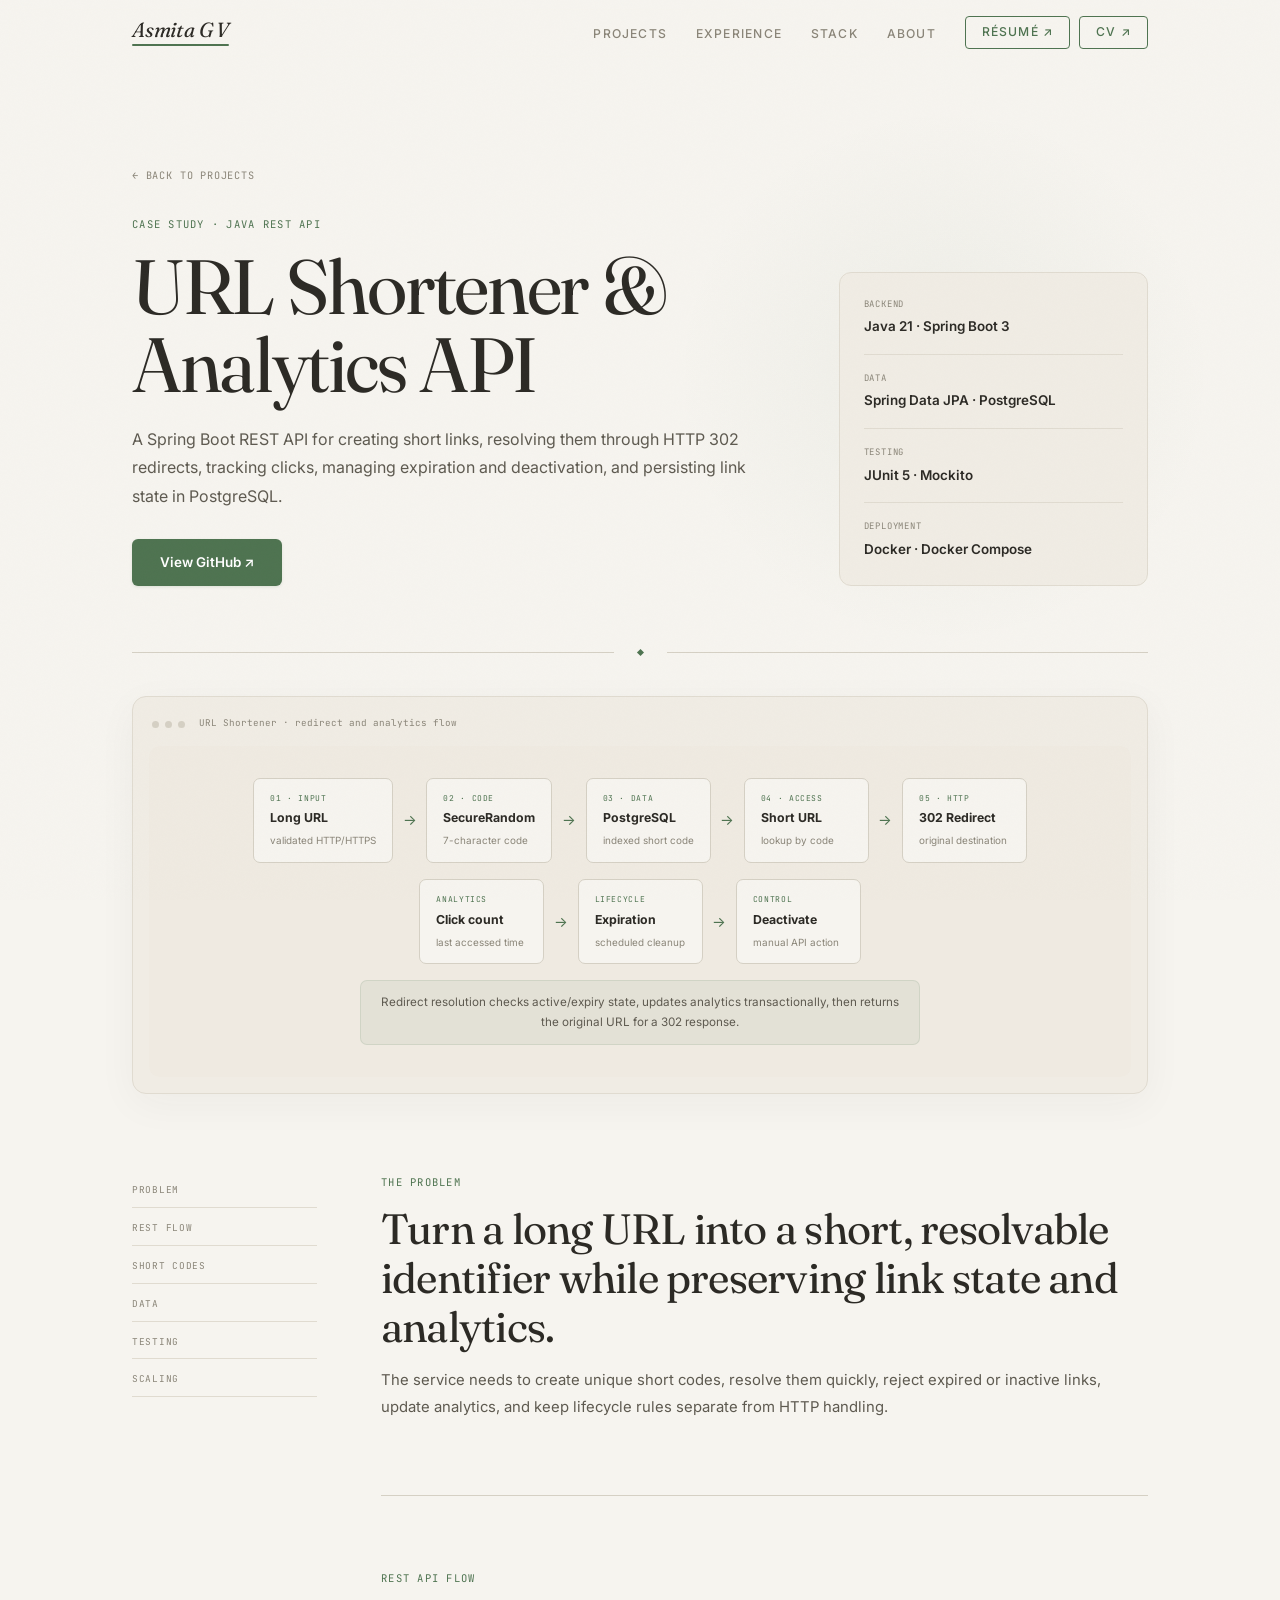
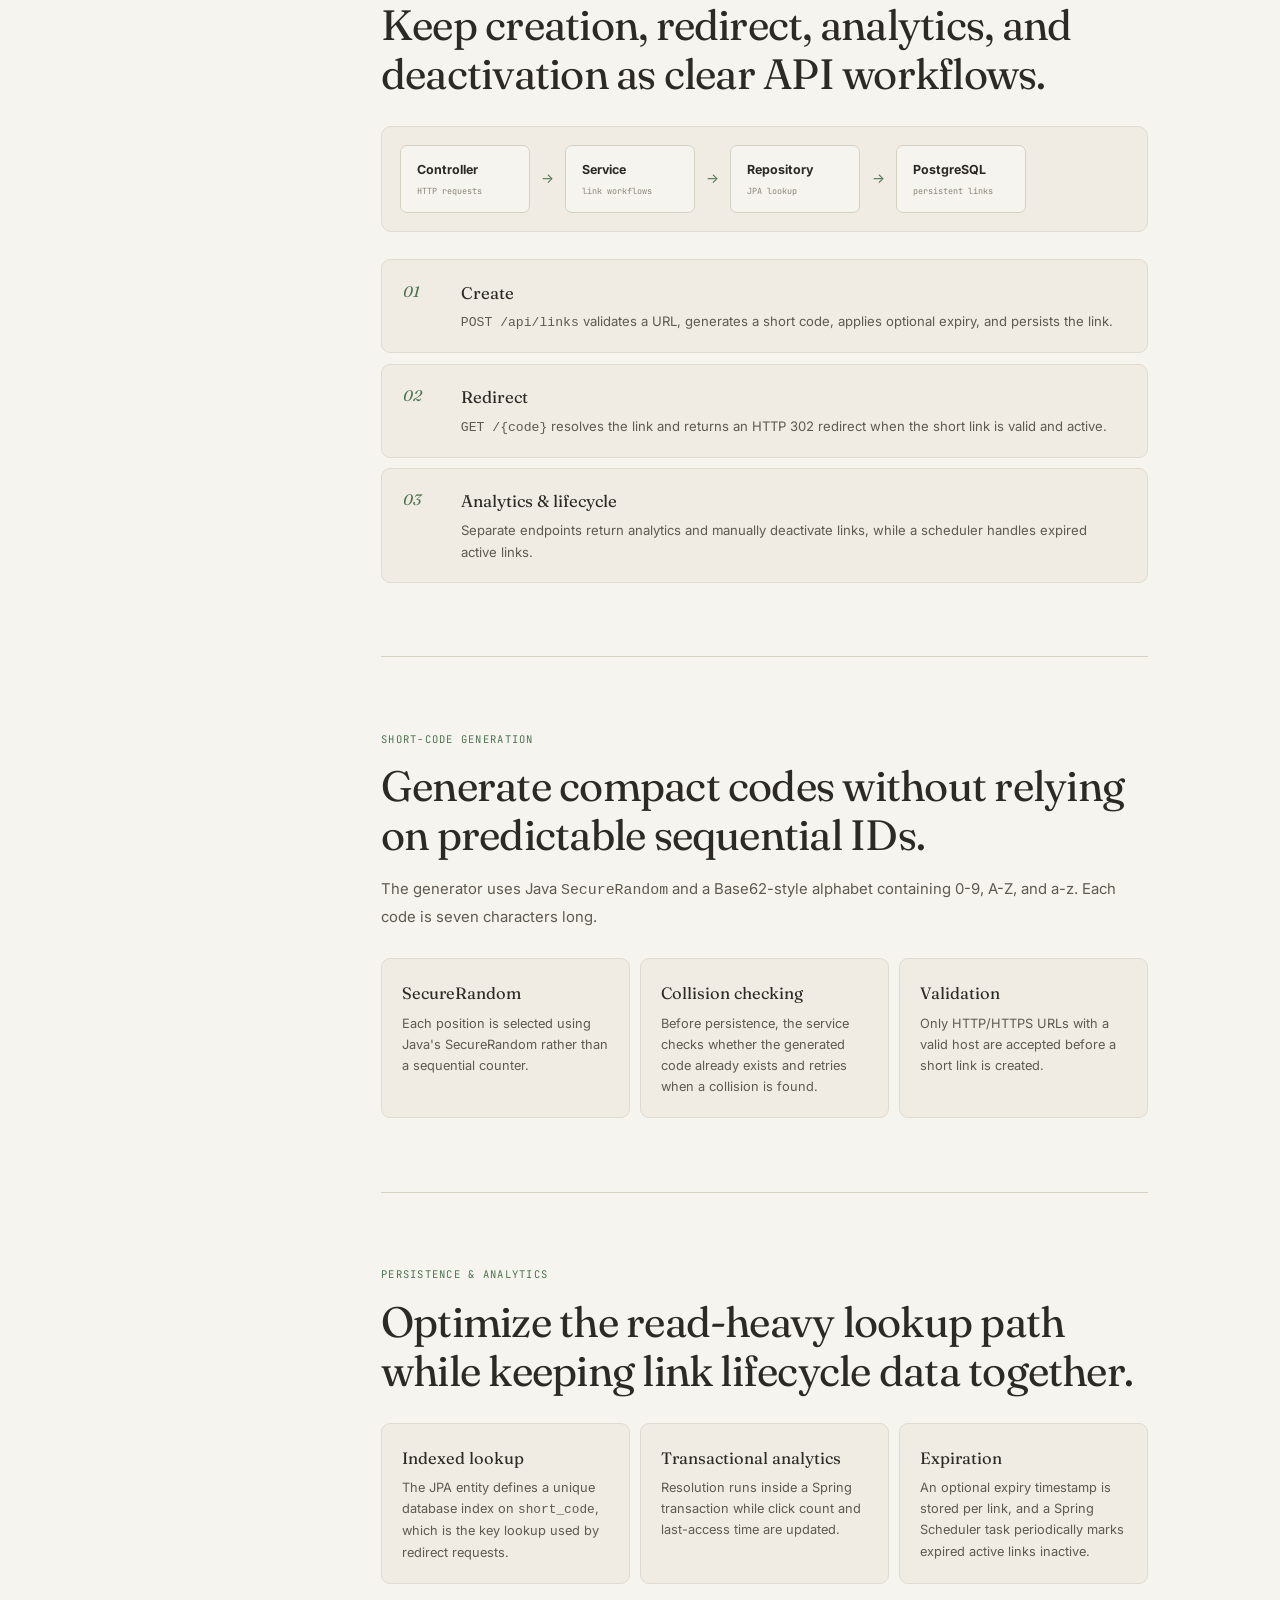
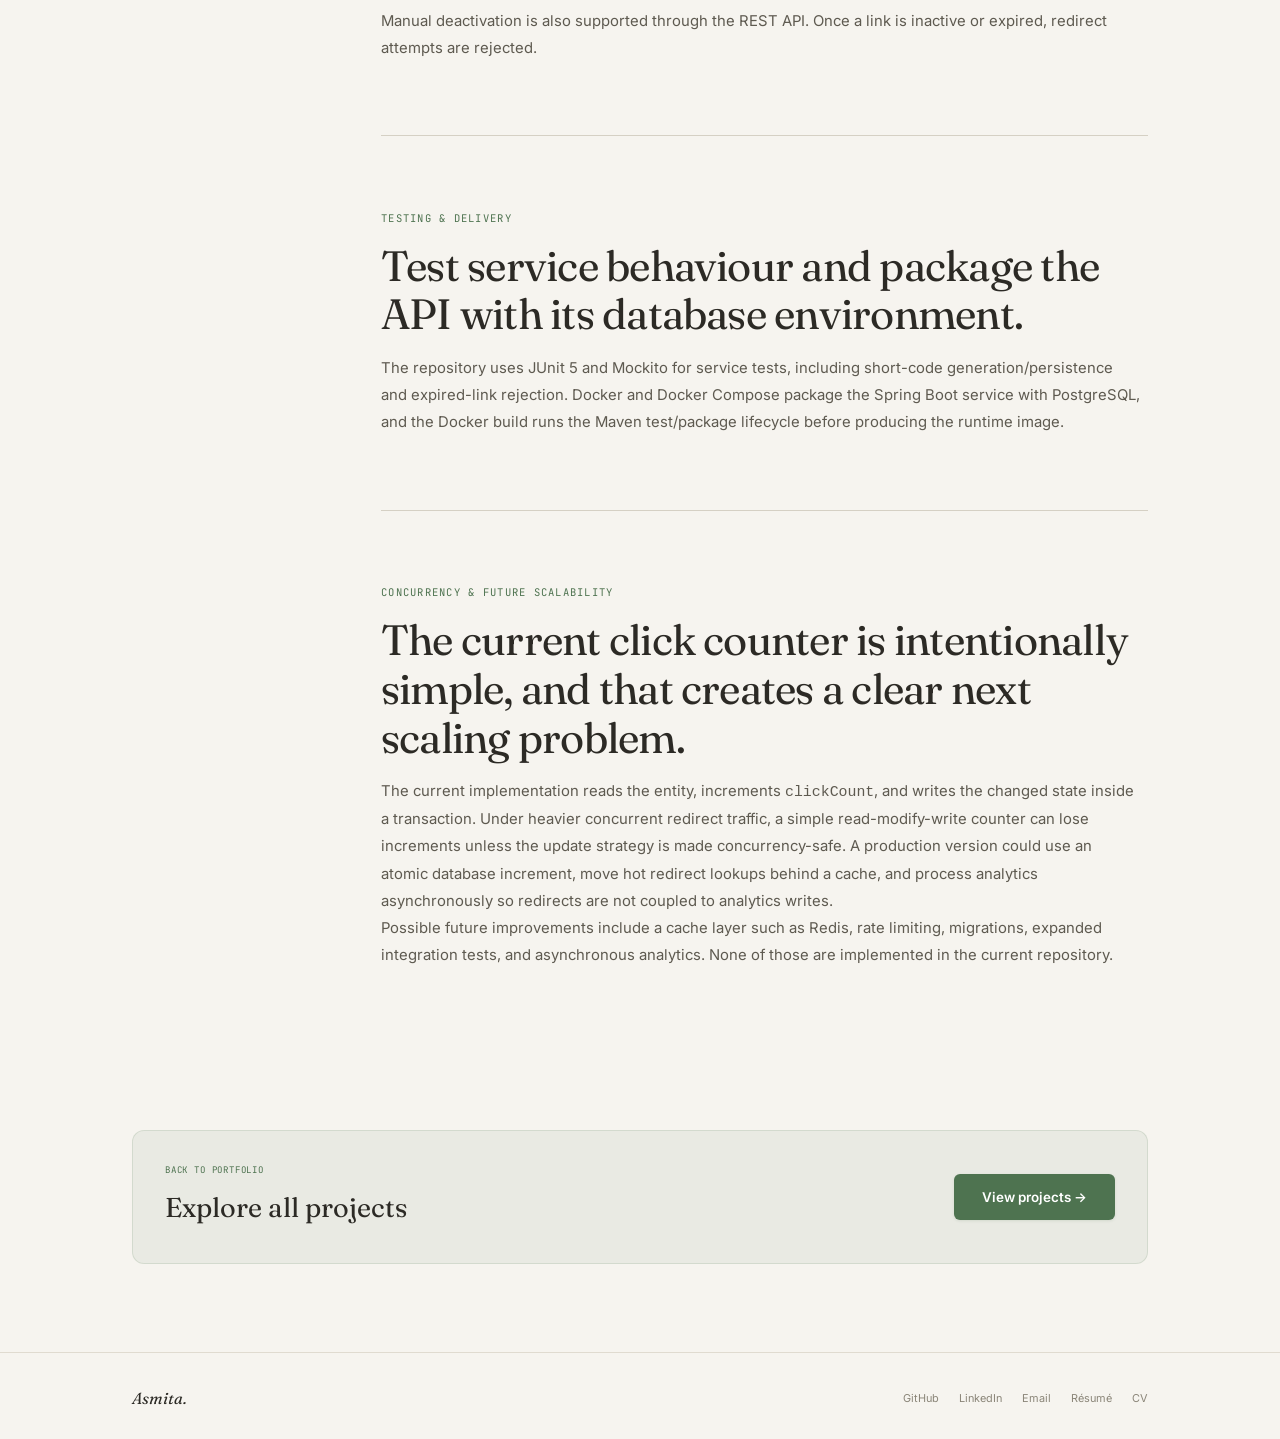
<file: project-url-shortener.html>
<!doctype html>
<html lang="en">
<head>
  <meta charset="utf-8">
  <meta name="viewport" content="width=device-width, initial-scale=1">
  <meta name="color-scheme" content="only light">
  <meta name="supported-color-schemes" content="light">
  <meta name="theme-color" content="#f6f4ef">
  <meta name="description" content="Case study: URL Shortener & Analytics API, a Java/Spring Boot REST API with SecureRandom codes, PostgreSQL analytics, scheduled expiration, testing, and Docker.">
  <meta property="og:title" content="URL Shortener & Analytics API Case Study — Asmita G V">
  <meta property="og:description" content="Spring Boot short-link service with 7-character SecureRandom codes, HTTP 302 redirects, indexed PostgreSQL lookup, analytics, expiration, tests, and Docker.">
  <meta property="og:type" content="article">
  <title>URL Shortener & Analytics API Case Study — Asmita G V</title>
  <link rel="icon" href="android-chrome-512x512.png?v=20260906-backend1" sizes="512x512" type="image/png">
  <link rel="preconnect" href="https://fonts.googleapis.com">
  <link rel="preconnect" href="https://fonts.gstatic.com" crossorigin>
  <link href="https://fonts.googleapis.com/css2?family=Fraunces:ital,opsz,wght@0,9..144,100..900;1,9..144,100..900&family=Inter:wght@400;500;600;700&family=JetBrains+Mono:wght@400;500&display=swap" rel="stylesheet">
  <link rel="stylesheet" href="sage-base.css?v=20261115-navgroup2">
  <link rel="stylesheet" href="sage-components.css?v=20260816-case1">
  <link rel="stylesheet" href="sage-case.css?v=20260816-case1">
</head>
<body class="case-page">
<a class="skip" href="#main">Skip to content</a>
<div class="scroll-bar" id="sp"></div>
<nav class="nav" id="nav">
  <div class="wrap nav-inner">
    <a class="nav-logo" href="index.html">
      <span class="nav-logo-text">Asmita G V</span>
      <span class="nav-logo-bar"></span>
    </a>
    <button class="ham" id="ham" aria-label="Menu" aria-controls="nl" aria-expanded="false"><span></span><span></span><span></span></button>
    <ul class="nav-links" id="nl">
      <li><a href="index.html#projects">Projects</a></li>
      <li><a href="index.html#experience">Experience</a></li>
      <li><a href="index.html#stack">Stack</a></li>
      <li><a href="index.html#about">About</a></li>
      <li><a class="nav-cta" href="Asmita_GV_Resume.pdf?v=20261023" target="_blank" rel="noopener noreferrer">Résumé ↗</a></li>
    </ul>
  </div>
</nav>

<main id="main">
  <section class="case-hero">
    <div class="wrap case-hero-grid">
      <div>
        <a class="back-link rv" href="index.html#projects">← Back to projects</a>
        <p class="case-eyebrow rv">Case study · Java REST API</p>
        <h1 class="rv">URL Shortener &amp; Analytics API</h1>
        <p class="case-summary rv">A Spring Boot REST API for creating short links, resolving them through HTTP 302 redirects, tracking clicks, managing expiration and deactivation, and persisting link state in PostgreSQL.</p>
        <div class="case-actions rv">
          <a class="btn-fill" href="https://github.com/ashh-droid/url-shortener-analytics-api" target="_blank" rel="noopener noreferrer">View GitHub ↗</a>
        </div>
      </div>
      <aside class="case-facts rv-scale">
        <dl>
          <div><dt>Backend</dt><dd>Java 21 · Spring Boot 3</dd></div>
          <div><dt>Data</dt><dd>Spring Data JPA · PostgreSQL</dd></div>
          <div><dt>Testing</dt><dd>JUnit 5 · Mockito</dd></div>
          <div><dt>Deployment</dt><dd>Docker · Docker Compose</dd></div>
        </dl>
      </aside>
    </div>
  </section>

  <div class="divider"><span class="divider-mark"></span></div>

  <section class="case-showcase">
    <div class="wrap">
      <div class="showcase-frame rv-scale">
        <div class="showcase-bar"><i></i><i></i><i></i><span>URL Shortener · redirect and analytics flow</span></div>
        <div class="flow-canvas">
          <div class="flow-row">
            <div class="flow-box"><small>01 · Input</small><strong>Long URL</strong><span>validated HTTP/HTTPS</span></div><div class="flow-arrow">→</div>
            <div class="flow-box"><small>02 · Code</small><strong>SecureRandom</strong><span>7-character code</span></div><div class="flow-arrow">→</div>
            <div class="flow-box"><small>03 · Data</small><strong>PostgreSQL</strong><span>indexed short code</span></div><div class="flow-arrow">→</div>
            <div class="flow-box"><small>04 · Access</small><strong>Short URL</strong><span>lookup by code</span></div><div class="flow-arrow">→</div>
            <div class="flow-box"><small>05 · HTTP</small><strong>302 Redirect</strong><span>original destination</span></div>
          </div>
          <div class="flow-row">
            <div class="flow-box"><small>Analytics</small><strong>Click count</strong><span>last accessed time</span></div><div class="flow-arrow">→</div>
            <div class="flow-box"><small>Lifecycle</small><strong>Expiration</strong><span>scheduled cleanup</span></div><div class="flow-arrow">→</div>
            <div class="flow-box"><small>Control</small><strong>Deactivate</strong><span>manual API action</span></div>
          </div>
          <div class="flow-note">Redirect resolution checks active/expiry state, updates analytics transactionally, then returns the original URL for a 302 response.</div>
        </div>
      </div>
    </div>
  </section>

  <section class="case-body">
    <div class="wrap case-layout">
      <aside class="case-toc" aria-label="Case study navigation"><a href="#problem">Problem</a><a href="#flow">REST flow</a><a href="#codes">Short codes</a><a href="#data">Data</a><a href="#testing">Testing</a><a href="#scaling">Scaling</a></aside>
      <div class="case-content">
        <section id="problem" class="rv">
          <p class="case-eyebrow">The problem</p>
          <h2>Turn a long URL into a short, resolvable identifier while preserving link state and analytics.</h2>
          <p>The service needs to create unique short codes, resolve them quickly, reject expired or inactive links, update analytics, and keep lifecycle rules separate from HTTP handling.</p>
        </section>

        <section id="flow" class="rv">
          <p class="case-eyebrow">REST API flow</p>
          <h2>Keep creation, redirect, analytics, and deactivation as clear API workflows.</h2>
          <div class="architecture">
            <div><strong>Controller</strong><span>HTTP requests</span></div><b>→</b>
            <div><strong>Service</strong><span>link workflows</span></div><b>→</b>
            <div><strong>Repository</strong><span>JPA lookup</span></div><b>→</b>
            <div><strong>PostgreSQL</strong><span>persistent links</span></div>
          </div>
          <div class="case-points">
            <article class="case-point"><span>01</span><div><h3>Create</h3><p><code>POST /api/links</code> validates a URL, generates a short code, applies optional expiry, and persists the link.</p></div></article>
            <article class="case-point"><span>02</span><div><h3>Redirect</h3><p><code>GET /{code}</code> resolves the link and returns an HTTP 302 redirect when the short link is valid and active.</p></div></article>
            <article class="case-point"><span>03</span><div><h3>Analytics &amp; lifecycle</h3><p>Separate endpoints return analytics and manually deactivate links, while a scheduler handles expired active links.</p></div></article>
          </div>
        </section>

        <section id="codes" class="rv">
          <p class="case-eyebrow">Short-code generation</p>
          <h2>Generate compact codes without relying on predictable sequential IDs.</h2>
          <p>The generator uses Java <code>SecureRandom</code> and a Base62-style alphabet containing 0-9, A-Z, and a-z. Each code is seven characters long.</p>
          <div class="decision-grid">
            <article><h3>SecureRandom</h3><p>Each position is selected using Java's SecureRandom rather than a sequential counter.</p></article>
            <article><h3>Collision checking</h3><p>Before persistence, the service checks whether the generated code already exists and retries when a collision is found.</p></article>
            <article><h3>Validation</h3><p>Only HTTP/HTTPS URLs with a valid host are accepted before a short link is created.</p></article>
          </div>
        </section>

        <section id="data" class="rv">
          <p class="case-eyebrow">Persistence &amp; analytics</p>
          <h2>Optimize the read-heavy lookup path while keeping link lifecycle data together.</h2>
          <div class="decision-grid">
            <article><h3>Indexed lookup</h3><p>The JPA entity defines a unique database index on <code>short_code</code>, which is the key lookup used by redirect requests.</p></article>
            <article><h3>Transactional analytics</h3><p>Resolution runs inside a Spring transaction while click count and last-access time are updated.</p></article>
            <article><h3>Expiration</h3><p>An optional expiry timestamp is stored per link, and a Spring Scheduler task periodically marks expired active links inactive.</p></article>
          </div>
          <p style="margin-top:1.5rem">Manual deactivation is also supported through the REST API. Once a link is inactive or expired, redirect attempts are rejected.</p>
        </section>

        <section id="testing" class="rv">
          <p class="case-eyebrow">Testing &amp; delivery</p>
          <h2>Test service behaviour and package the API with its database environment.</h2>
          <p>The repository uses JUnit 5 and Mockito for service tests, including short-code generation/persistence and expired-link rejection. Docker and Docker Compose package the Spring Boot service with PostgreSQL, and the Docker build runs the Maven test/package lifecycle before producing the runtime image.</p>
        </section>

        <section id="scaling" class="rv">
          <p class="case-eyebrow">Concurrency &amp; future scalability</p>
          <h2>The current click counter is intentionally simple, and that creates a clear next scaling problem.</h2>
          <p>The current implementation reads the entity, increments <code>clickCount</code>, and writes the changed state inside a transaction. Under heavier concurrent redirect traffic, a simple read-modify-write counter can lose increments unless the update strategy is made concurrency-safe. A production version could use an atomic database increment, move hot redirect lookups behind a cache, and process analytics asynchronously so redirects are not coupled to analytics writes.</p>
          <p>Possible future improvements include a cache layer such as Redis, rate limiting, migrations, expanded integration tests, and asynchronous analytics. None of those are implemented in the current repository.</p>
        </section>
      </div>
    </div>
  </section>

  <section class="next-case"><div class="wrap"><div class="next-card rv-scale"><div><small>Back to portfolio</small><h2>Explore all projects</h2></div><a class="btn-fill" href="index.html#projects">View projects →</a></div></div></section>
</main>

<footer class="case-footer"><div class="wrap case-footer-inner"><a class="case-footer-brand" href="index.html">Asmita.</a><div class="case-footer-links"><a href="https://github.com/ashh-droid" target="_blank" rel="noopener noreferrer">GitHub</a><a href="https://linkedin.com/in/asmita-gv" target="_blank" rel="noopener noreferrer">LinkedIn</a><a href="mailto:gujjarasmita@gmail.com">Email</a><a href="Asmita_GV_Resume.pdf?v=20261023" target="_blank" rel="noopener noreferrer">Résumé</a></div></div></footer>
<script src="sage.js?v=20261115-navgroup2" defer></script>
</body>
</html>
</file>
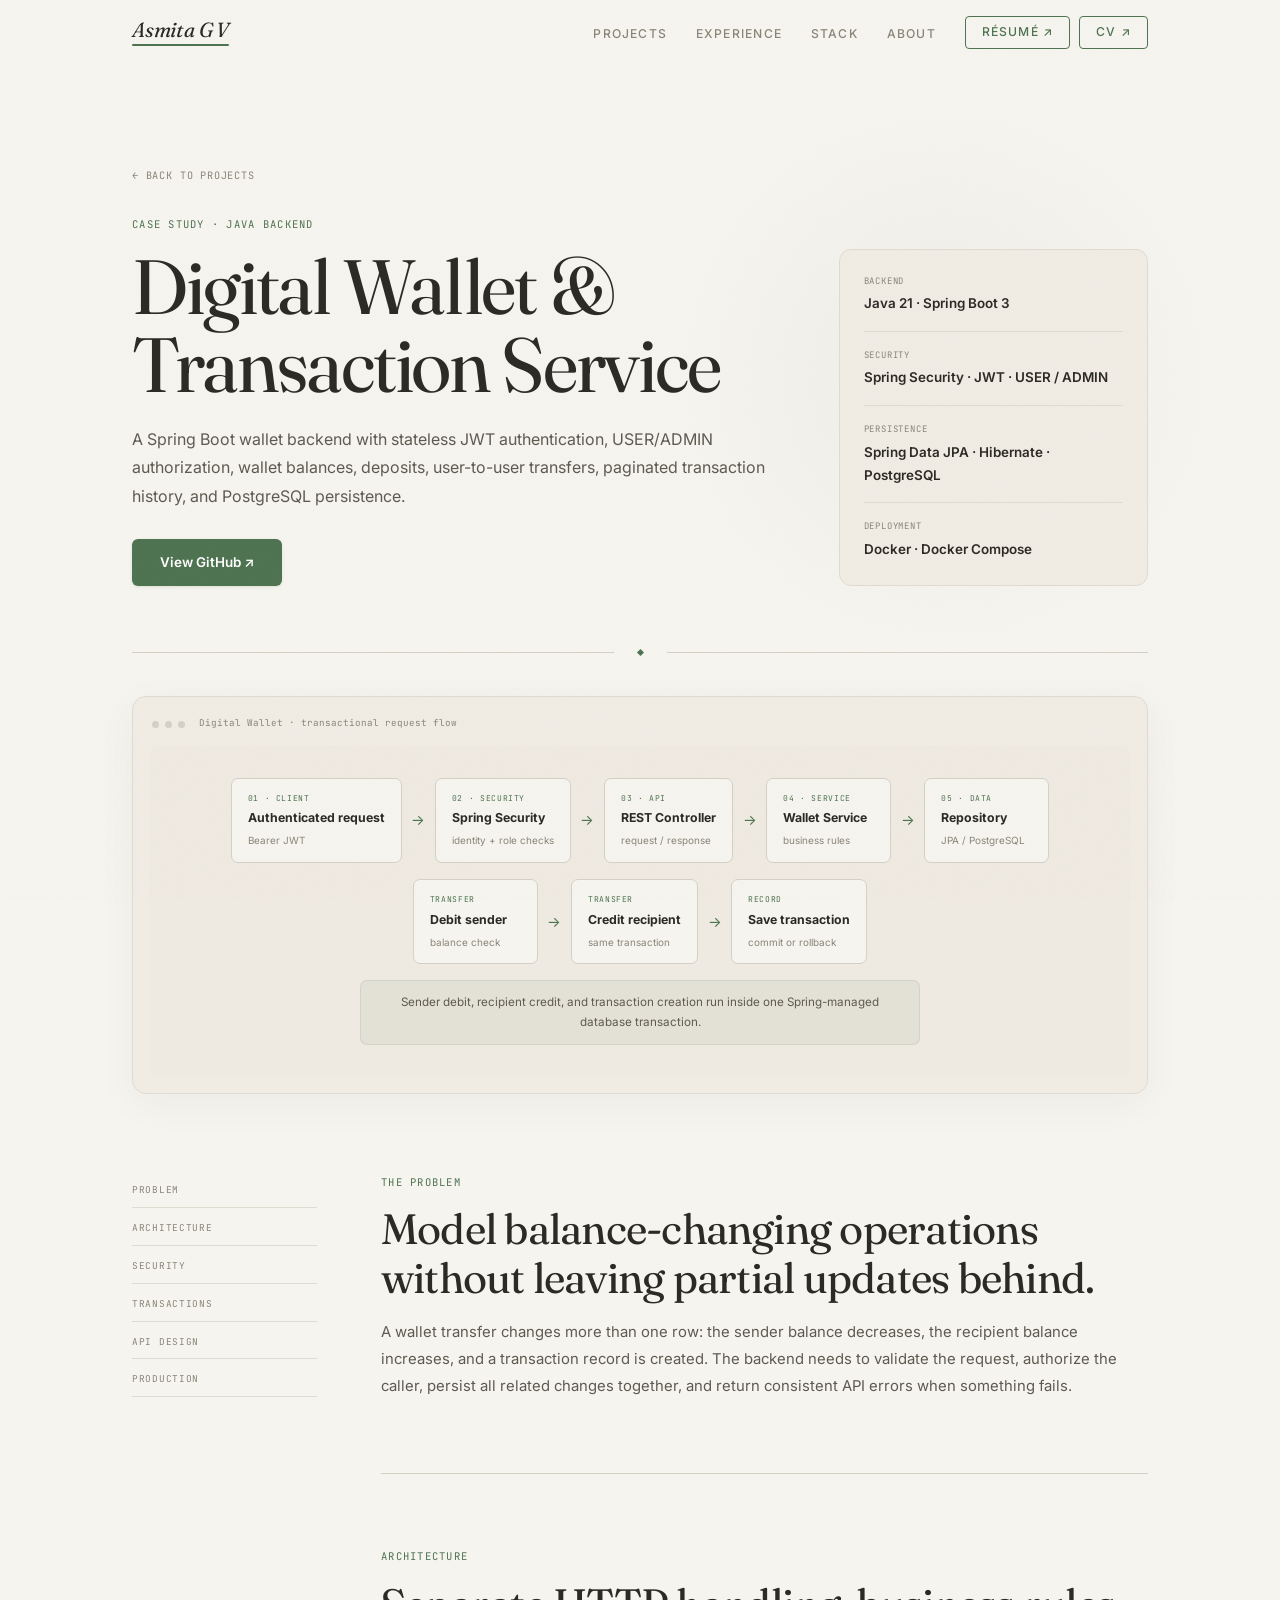
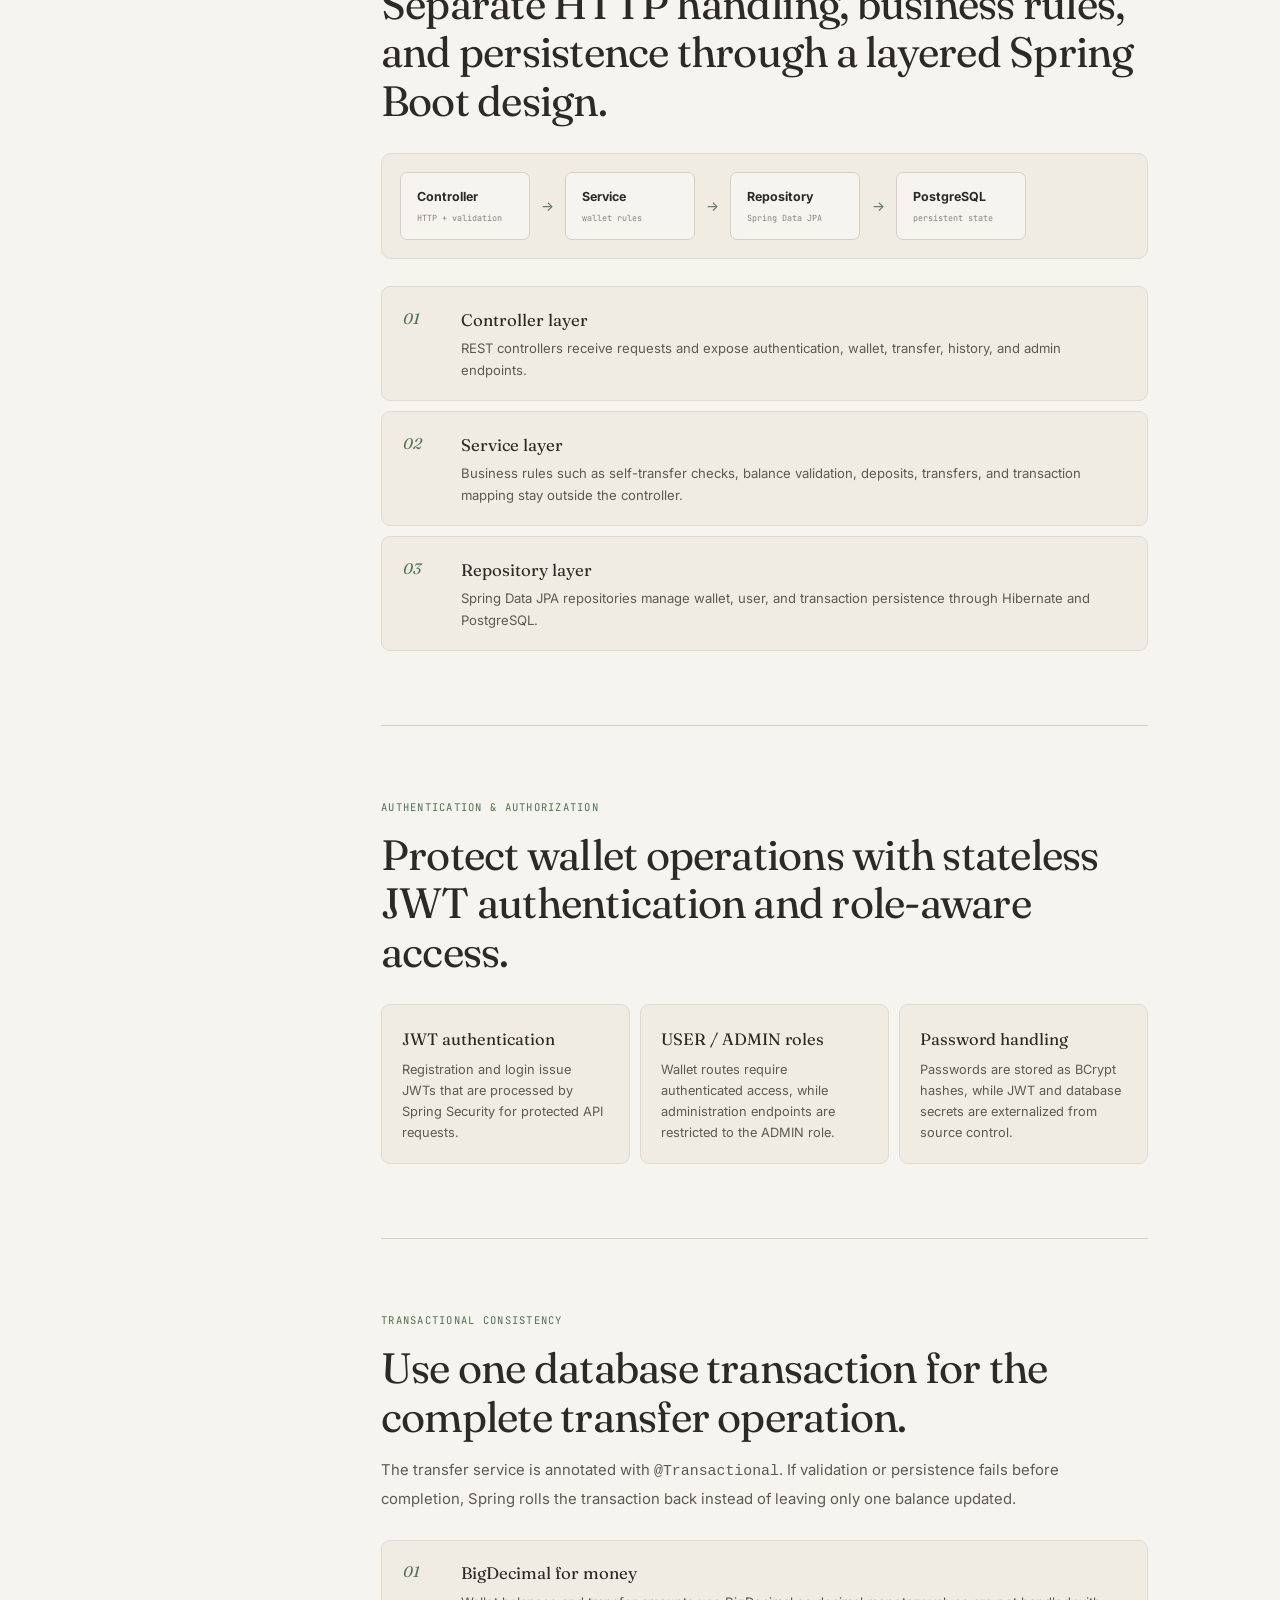
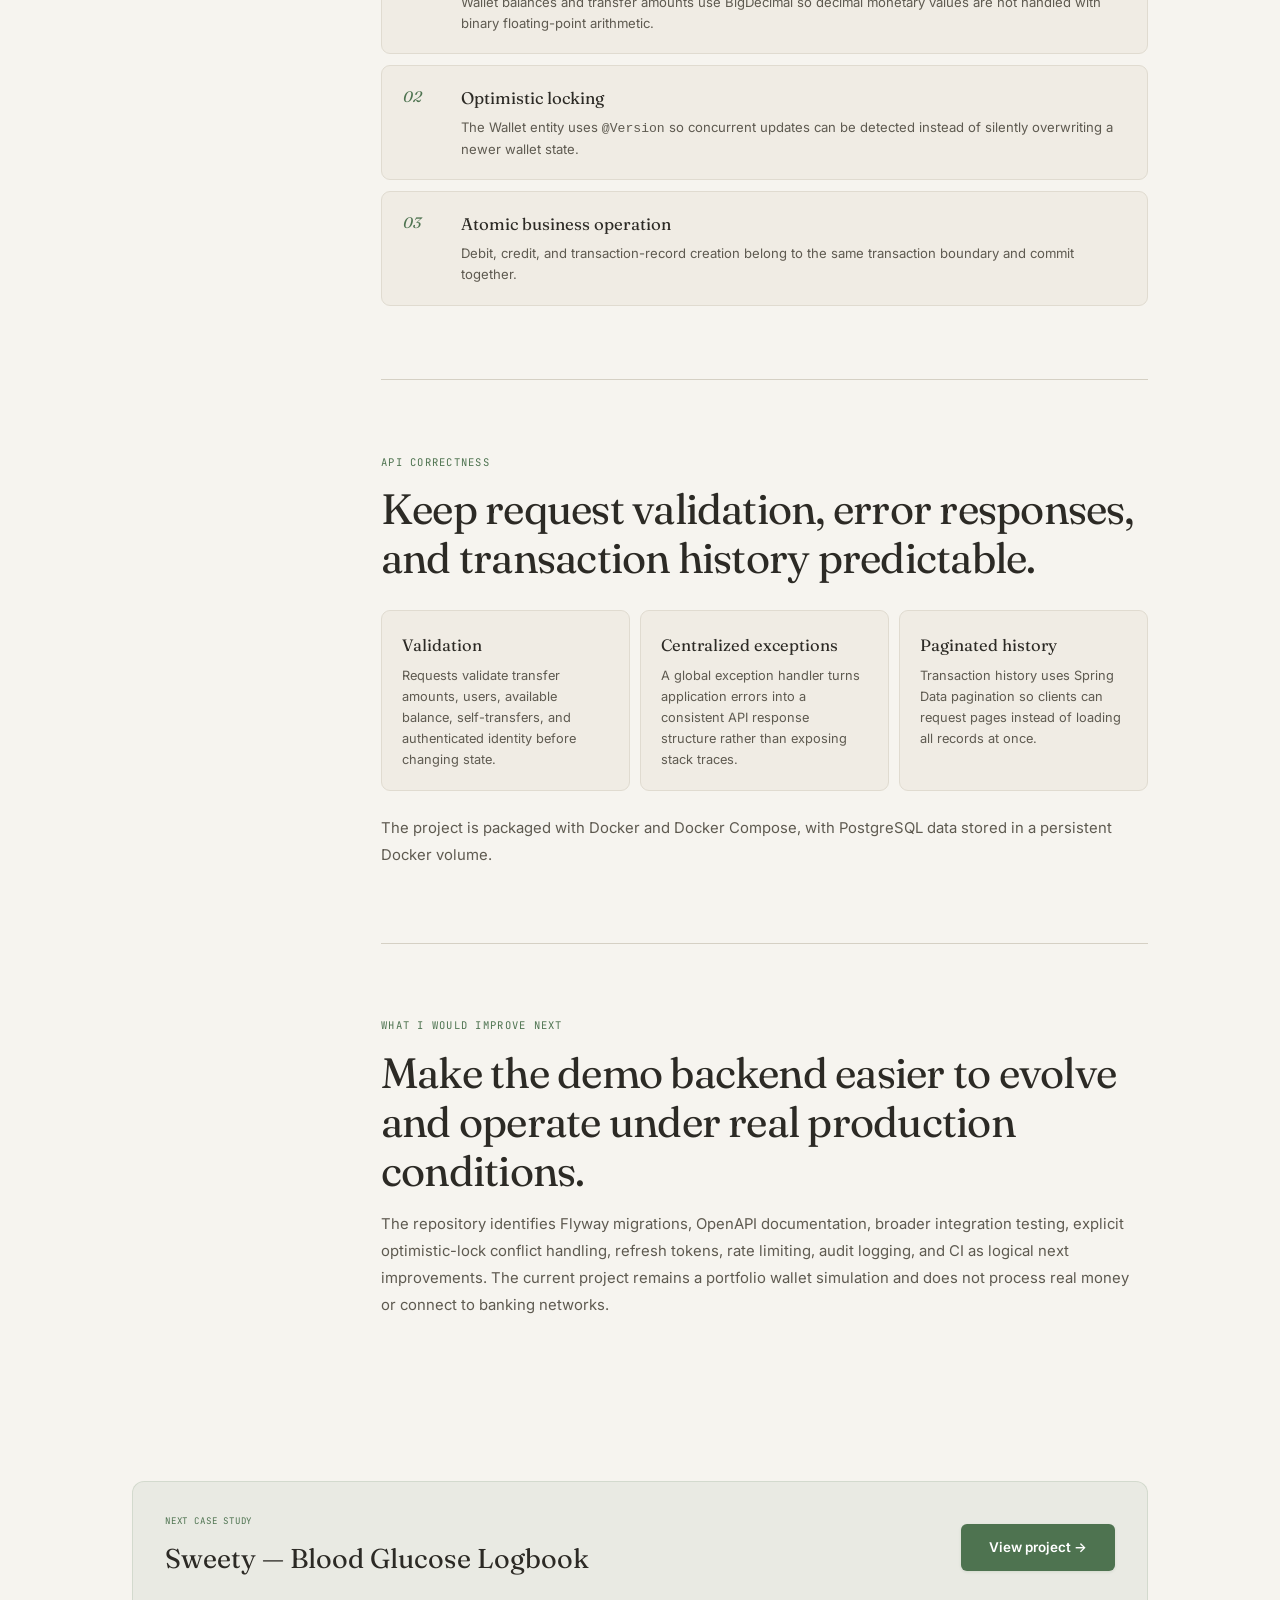
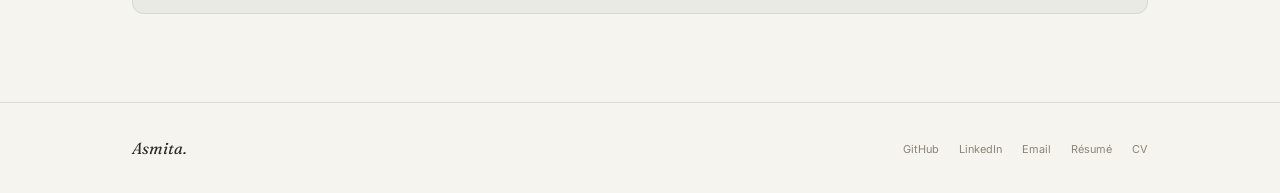
<file: project-wallet.html>
<!doctype html>
<html lang="en">
<head>
  <meta charset="utf-8">
  <meta name="viewport" content="width=device-width, initial-scale=1">
  <meta name="color-scheme" content="only light">
  <meta name="supported-color-schemes" content="light">
  <meta name="theme-color" content="#f6f4ef">
  <meta name="description" content="Case study: Digital Wallet & Transaction Service, a Java/Spring Boot backend with JWT authentication, transactional transfers, PostgreSQL persistence, and Docker deployment.">
  <meta property="og:title" content="Digital Wallet & Transaction Service Case Study — Asmita G V">
  <meta property="og:description" content="Spring Boot wallet backend with JWT security, transactional balance updates, JPA/Hibernate persistence, PostgreSQL, validation, and Docker.">
  <meta property="og:type" content="article">
  <title>Digital Wallet & Transaction Service Case Study — Asmita G V</title>
  <link rel="icon" href="android-chrome-512x512.png?v=20260906-backend1" sizes="512x512" type="image/png">
  <link rel="preconnect" href="https://fonts.googleapis.com">
  <link rel="preconnect" href="https://fonts.gstatic.com" crossorigin>
  <link href="https://fonts.googleapis.com/css2?family=Fraunces:ital,opsz,wght@0,9..144,100..900;1,9..144,100..900&family=Inter:wght@400;500;600;700&family=JetBrains+Mono:wght@400;500&display=swap" rel="stylesheet">
  <link rel="stylesheet" href="sage-base.css?v=20261115-navgroup2">
  <link rel="stylesheet" href="sage-components.css?v=20260816-case1">
  <link rel="stylesheet" href="sage-case.css?v=20260816-case1">
</head>
<body class="case-page">
<a class="skip" href="#main">Skip to content</a>
<div class="scroll-bar" id="sp"></div>
<nav class="nav" id="nav">
  <div class="wrap nav-inner">
    <a class="nav-logo" href="index.html">
      <span class="nav-logo-text">Asmita G V</span>
      <span class="nav-logo-bar"></span>
    </a>
    <button class="ham" id="ham" aria-label="Menu" aria-controls="nl" aria-expanded="false"><span></span><span></span><span></span></button>
    <ul class="nav-links" id="nl">
      <li><a href="index.html#projects">Projects</a></li>
      <li><a href="index.html#experience">Experience</a></li>
      <li><a href="index.html#stack">Stack</a></li>
      <li><a href="index.html#about">About</a></li>
      <li><a class="nav-cta" href="Asmita_GV_Resume.pdf?v=20261023" target="_blank" rel="noopener noreferrer">Résumé ↗</a></li>
    </ul>
  </div>
</nav>

<main id="main">
  <section class="case-hero">
    <div class="wrap case-hero-grid">
      <div>
        <a class="back-link rv" href="index.html#projects">← Back to projects</a>
        <p class="case-eyebrow rv">Case study · Java backend</p>
        <h1 class="rv">Digital Wallet &amp; Transaction Service</h1>
        <p class="case-summary rv">A Spring Boot wallet backend with stateless JWT authentication, USER/ADMIN authorization, wallet balances, deposits, user-to-user transfers, paginated transaction history, and PostgreSQL persistence.</p>
        <div class="case-actions rv">
          <a class="btn-fill" href="https://github.com/ashh-droid/digital-wallet-transaction-service" target="_blank" rel="noopener noreferrer">View GitHub ↗</a>
        </div>
      </div>
      <aside class="case-facts rv-scale">
        <dl>
          <div><dt>Backend</dt><dd>Java 21 · Spring Boot 3</dd></div>
          <div><dt>Security</dt><dd>Spring Security · JWT · USER / ADMIN</dd></div>
          <div><dt>Persistence</dt><dd>Spring Data JPA · Hibernate · PostgreSQL</dd></div>
          <div><dt>Deployment</dt><dd>Docker · Docker Compose</dd></div>
        </dl>
      </aside>
    </div>
  </section>

  <div class="divider"><span class="divider-mark"></span></div>

  <section class="case-showcase">
    <div class="wrap">
      <div class="showcase-frame rv-scale">
        <div class="showcase-bar"><i></i><i></i><i></i><span>Digital Wallet · transactional request flow</span></div>
        <div class="flow-canvas">
          <div class="flow-row">
            <div class="flow-box"><small>01 · Client</small><strong>Authenticated request</strong><span>Bearer JWT</span></div><div class="flow-arrow">→</div>
            <div class="flow-box"><small>02 · Security</small><strong>Spring Security</strong><span>identity + role checks</span></div><div class="flow-arrow">→</div>
            <div class="flow-box"><small>03 · API</small><strong>REST Controller</strong><span>request / response</span></div><div class="flow-arrow">→</div>
            <div class="flow-box"><small>04 · Service</small><strong>Wallet Service</strong><span>business rules</span></div><div class="flow-arrow">→</div>
            <div class="flow-box"><small>05 · Data</small><strong>Repository</strong><span>JPA / PostgreSQL</span></div>
          </div>
          <div class="flow-row">
            <div class="flow-box"><small>Transfer</small><strong>Debit sender</strong><span>balance check</span></div><div class="flow-arrow">→</div>
            <div class="flow-box"><small>Transfer</small><strong>Credit recipient</strong><span>same transaction</span></div><div class="flow-arrow">→</div>
            <div class="flow-box"><small>Record</small><strong>Save transaction</strong><span>commit or rollback</span></div>
          </div>
          <div class="flow-note">Sender debit, recipient credit, and transaction creation run inside one Spring-managed database transaction.</div>
        </div>
      </div>
    </div>
  </section>

  <section class="case-body">
    <div class="wrap case-layout">
      <aside class="case-toc" aria-label="Case study navigation"><a href="#problem">Problem</a><a href="#architecture">Architecture</a><a href="#security">Security</a><a href="#consistency">Transactions</a><a href="#api">API design</a><a href="#production">Production</a></aside>
      <div class="case-content">
        <section id="problem" class="rv">
          <p class="case-eyebrow">The problem</p>
          <h2>Model balance-changing operations without leaving partial updates behind.</h2>
          <p>A wallet transfer changes more than one row: the sender balance decreases, the recipient balance increases, and a transaction record is created. The backend needs to validate the request, authorize the caller, persist all related changes together, and return consistent API errors when something fails.</p>
        </section>

        <section id="architecture" class="rv">
          <p class="case-eyebrow">Architecture</p>
          <h2>Separate HTTP handling, business rules, and persistence through a layered Spring Boot design.</h2>
          <div class="architecture">
            <div><strong>Controller</strong><span>HTTP + validation</span></div><b>→</b>
            <div><strong>Service</strong><span>wallet rules</span></div><b>→</b>
            <div><strong>Repository</strong><span>Spring Data JPA</span></div><b>→</b>
            <div><strong>PostgreSQL</strong><span>persistent state</span></div>
          </div>
          <div class="case-points">
            <article class="case-point"><span>01</span><div><h3>Controller layer</h3><p>REST controllers receive requests and expose authentication, wallet, transfer, history, and admin endpoints.</p></div></article>
            <article class="case-point"><span>02</span><div><h3>Service layer</h3><p>Business rules such as self-transfer checks, balance validation, deposits, transfers, and transaction mapping stay outside the controller.</p></div></article>
            <article class="case-point"><span>03</span><div><h3>Repository layer</h3><p>Spring Data JPA repositories manage wallet, user, and transaction persistence through Hibernate and PostgreSQL.</p></div></article>
          </div>
        </section>

        <section id="security" class="rv">
          <p class="case-eyebrow">Authentication &amp; authorization</p>
          <h2>Protect wallet operations with stateless JWT authentication and role-aware access.</h2>
          <div class="decision-grid">
            <article><h3>JWT authentication</h3><p>Registration and login issue JWTs that are processed by Spring Security for protected API requests.</p></article>
            <article><h3>USER / ADMIN roles</h3><p>Wallet routes require authenticated access, while administration endpoints are restricted to the ADMIN role.</p></article>
            <article><h3>Password handling</h3><p>Passwords are stored as BCrypt hashes, while JWT and database secrets are externalized from source control.</p></article>
          </div>
        </section>

        <section id="consistency" class="rv">
          <p class="case-eyebrow">Transactional consistency</p>
          <h2>Use one database transaction for the complete transfer operation.</h2>
          <p>The transfer service is annotated with <code>@Transactional</code>. If validation or persistence fails before completion, Spring rolls the transaction back instead of leaving only one balance updated.</p>
          <div class="case-points">
            <article class="case-point"><span>01</span><div><h3>BigDecimal for money</h3><p>Wallet balances and transfer amounts use BigDecimal so decimal monetary values are not handled with binary floating-point arithmetic.</p></div></article>
            <article class="case-point"><span>02</span><div><h3>Optimistic locking</h3><p>The Wallet entity uses <code>@Version</code> so concurrent updates can be detected instead of silently overwriting a newer wallet state.</p></div></article>
            <article class="case-point"><span>03</span><div><h3>Atomic business operation</h3><p>Debit, credit, and transaction-record creation belong to the same transaction boundary and commit together.</p></div></article>
          </div>
        </section>

        <section id="api" class="rv">
          <p class="case-eyebrow">API correctness</p>
          <h2>Keep request validation, error responses, and transaction history predictable.</h2>
          <div class="decision-grid">
            <article><h3>Validation</h3><p>Requests validate transfer amounts, users, available balance, self-transfers, and authenticated identity before changing state.</p></article>
            <article><h3>Centralized exceptions</h3><p>A global exception handler turns application errors into a consistent API response structure rather than exposing stack traces.</p></article>
            <article><h3>Paginated history</h3><p>Transaction history uses Spring Data pagination so clients can request pages instead of loading all records at once.</p></article>
          </div>
          <p style="margin-top:1.5rem">The project is packaged with Docker and Docker Compose, with PostgreSQL data stored in a persistent Docker volume.</p>
        </section>

        <section id="production" class="rv">
          <p class="case-eyebrow">What I would improve next</p>
          <h2>Make the demo backend easier to evolve and operate under real production conditions.</h2>
          <p>The repository identifies Flyway migrations, OpenAPI documentation, broader integration testing, explicit optimistic-lock conflict handling, refresh tokens, rate limiting, audit logging, and CI as logical next improvements. The current project remains a portfolio wallet simulation and does not process real money or connect to banking networks.</p>
        </section>
      </div>
    </div>
  </section>

  <section class="next-case"><div class="wrap"><div class="next-card rv-scale"><div><small>Next case study</small><h2>Sweety — Blood Glucose Logbook</h2></div><a class="btn-fill" href="project-sweety.html">View project →</a></div></div></section>
</main>

<footer class="case-footer"><div class="wrap case-footer-inner"><a class="case-footer-brand" href="index.html">Asmita.</a><div class="case-footer-links"><a href="https://github.com/ashh-droid" target="_blank" rel="noopener noreferrer">GitHub</a><a href="https://linkedin.com/in/asmita-gv" target="_blank" rel="noopener noreferrer">LinkedIn</a><a href="mailto:gujjarasmita@gmail.com">Email</a><a href="Asmita_GV_Resume.pdf?v=20261023" target="_blank" rel="noopener noreferrer">Résumé</a></div></div></footer>
<script src="sage.js?v=20261115-navgroup2" defer></script>
</body>
</html>
</file>
<file: sage-base.css>
/* ═══════════════════════════════════════
   SAGE & STONE v2 — Improved
   ═══════════════════════════════════════ */
:root {
  --bg:         #f6f4ef;
  --bg-surface: #efeae1;
  --bg-card:    #f0ece4;
  --bg-raised:  #e6e1d6;
  --border:     #d5d0c4;
  --border-dim: #e0dbd0;
  --ink:        #2c2a25;
  --text-2:     #5e5a50;
  --text-3:     #8a8578;
  --sage:       #4e7350;
  --sage-light: #6a9a6c;
  --sage-dim:   #3d5c3e;
  --sage-bg:    rgba(78,115,80,0.07);
  --sage-bg2:   rgba(78,115,80,0.04);
  --serif:  'Fraunces', Georgia, serif;
  color-scheme: only light;
  --sans:   'Inter', -apple-system, BlinkMacSystemFont, sans-serif;
  --mono:   'JetBrains Mono', 'Fira Code', monospace;
  --ease: cubic-bezier(0.16, 1, 0.3, 1);
}
*,*::before,*::after{box-sizing:border-box;margin:0;padding:0}
html{scroll-behavior:smooth;-webkit-font-smoothing:antialiased;text-rendering:optimizeLegibility;background:var(--bg)}
body{font-family:var(--sans);font-size:16px;line-height:1.7;color:var(--text-2);background:var(--bg);overflow-x:hidden}
::selection{background:var(--sage);color:#fff}
a{color:var(--ink);text-decoration:none;transition:color .2s}
a:hover{color:var(--sage)}
.skip{position:absolute;top:-100%;left:1rem;background:var(--sage);color:#fff;padding:.4rem 1rem;border-radius:4px;font-weight:600;z-index:999}.skip:focus{top:.8rem}
body::after{content:'';position:fixed;inset:0;pointer-events:none;z-index:9999;opacity:.02;background-image:url("data:image/svg+xml,%3Csvg viewBox='0 0 256 256' xmlns='http://www.w3.org/2000/svg'%3E%3Cfilter id='n'%3E%3CfeTurbulence type='fractalNoise' baseFrequency='0.8' numOctaves='4' stitchTiles='stitch'/%3E%3C/filter%3E%3Crect width='100%25' height='100%25' filter='url(%23n)'/%3E%3C/svg%3E");background-size:150px}
.scroll-bar{position:fixed;top:0;left:0;height:2px;z-index:500;background:linear-gradient(90deg,var(--sage-dim),var(--sage),var(--sage-light));width:0%;transition:width 80ms linear}
.rv{opacity:0;transform:translateY(22px);transition:opacity .8s var(--ease),transform .8s var(--ease)}.rv.on{opacity:1;transform:none}
.rv-clip{clip-path:inset(0 0 100% 0);transition:clip-path 1.1s var(--ease)}.rv-clip.on{clip-path:inset(0 0 0 0)}
.rv-left{opacity:0;transform:translateX(-30px);transition:opacity .8s var(--ease),transform .8s var(--ease)}.rv-left.on{opacity:1;transform:none}
.rv-right{opacity:0;transform:translateX(30px);transition:opacity .8s var(--ease),transform .8s var(--ease)}.rv-right.on{opacity:1;transform:none}
.rv-scale{opacity:0;transform:scale(.95);transition:opacity .7s var(--ease),transform .7s var(--ease)}.rv-scale.on{opacity:1;transform:none}
.stg>.rv:nth-child(1),.stg>.rv-scale:nth-child(1){transition-delay:0s}.stg>.rv:nth-child(2),.stg>.rv-scale:nth-child(2){transition-delay:.07s}.stg>.rv:nth-child(3),.stg>.rv-scale:nth-child(3){transition-delay:.14s}.stg>.rv:nth-child(4),.stg>.rv-scale:nth-child(4){transition-delay:.21s}.stg>.rv:nth-child(5),.stg>.rv-scale:nth-child(5){transition-delay:.28s}.stg>.rv:nth-child(6),.stg>.rv-scale:nth-child(6){transition-delay:.35s}
@media(prefers-reduced-motion:reduce){.rv,.rv-clip,.rv-left,.rv-right,.rv-scale{opacity:1;transform:none;clip-path:none;transition:none}}
.wrap{max-width:1080px;margin:0 auto;padding:0 2rem}section{padding:5.5rem 0}
.divider{display:flex;align-items:center;gap:1.5rem;padding:0 2rem;max-width:1080px;margin:0 auto}.divider::before,.divider::after{content:'';flex:1;height:1px;background:var(--border)}.divider-mark{width:5px;height:5px;background:var(--sage);transform:rotate(45deg);flex-shrink:0;transition:transform .6s var(--ease)}.divider:hover .divider-mark{transform:rotate(225deg)}
.nav{position:fixed;top:0;left:0;right:0;z-index:100;padding:1rem 0;background:rgba(246,244,239,.85);backdrop-filter:blur(14px) saturate(140%);-webkit-backdrop-filter:blur(14px) saturate(140%);border-bottom:1px solid transparent;transition:border-color .3s,padding .3s}.nav.scrolled{border-bottom-color:var(--border-dim);padding:.55rem 0}.nav-inner{display:flex;align-items:center;justify-content:space-between}.nav-logo{font-family:var(--serif);font-size:1.25rem;color:var(--ink);font-style:italic}.nav-links{display:flex;align-items:center;gap:1.8rem;list-style:none}.nav-links a{font-size:.76rem;font-weight:500;color:var(--text-3);text-transform:uppercase;letter-spacing:.1em;position:relative;transition:color .25s}.nav-links a:hover{color:var(--ink)}.nav-links a::after{content:'';position:absolute;bottom:-3px;left:0;width:0;height:1px;background:var(--sage);transition:width .3s var(--ease)}.nav-links a:hover::after{width:100%}.nav-cta{font-size:.76rem!important;color:var(--sage)!important;padding:5px 16px;border:1px solid var(--sage);border-radius:4px;letter-spacing:.08em;transition:all .25s!important}.nav-cta:hover{background:var(--sage);color:#fff!important}.nav-cta::after{display:none!important}.nav-links .nav-document-actions{display:flex;align-items:center;gap:.55rem;flex-shrink:0}.nav-links .nav-document-actions .nav-cta{display:inline-flex;align-items:center;justify-content:center;white-space:nowrap}@media(max-width:920px){.nav-links .nav-document-actions{gap:.45rem}.nav-links .nav-document-actions .nav-cta{font-size:.68rem!important;letter-spacing:.06em;padding:6px 10px}}.ham{display:none;background:none;border:none;cursor:pointer;padding:.5rem}.ham span{display:block;width:20px;height:1.5px;background:var(--ink);margin:5px 0;transition:.3s;border-radius:1px}.ham.on span:nth-child(1){transform:rotate(45deg) translate(4.5px,4.5px)}.ham.on span:nth-child(2){opacity:0}.ham.on span:nth-child(3){transform:rotate(-45deg) translate(4.5px,-4.5px)}
@media(max-width:920px){.ham{display:block}.nav-links{position:fixed;top:0;right:-100%;width:260px;height:100vh;background:var(--bg);border-left:1px solid var(--border);flex-direction:column;justify-content:center;padding:2rem;gap:2rem;transition:right .4s var(--ease)}.nav-links.open{right:0}}
.hero{min-height:100vh;display:flex;align-items:center;padding-top:80px;position:relative;overflow:hidden}.hero-watermark{position:absolute;right:-4%;top:50%;transform:translateY(-55%);font-family:var(--serif);font-size:clamp(20rem,40vw,38rem);font-style:italic;color:var(--sage);opacity:.03;line-height:1;pointer-events:none;user-select:none}.hero::before{content:'';position:absolute;top:5%;right:10%;width:50%;height:60%;background:radial-gradient(ellipse,rgba(78,115,80,.045) 0%,transparent 70%);pointer-events:none}.hero-content{position:relative;z-index:1;max-width:740px}.hero-tag{display:inline-flex;align-items:center;gap:.5rem;font-family:var(--mono);font-size:.66rem;color:var(--sage);text-transform:uppercase;letter-spacing:.12em;margin-bottom:2rem;padding:4px 14px;background:var(--sage-bg);border:1px solid rgba(78,115,80,.1);border-radius:100px}.hero-tag-dot{width:6px;height:6px;border-radius:50%;background:var(--sage-light);box-shadow:0 0 8px rgba(78,115,80,.3);animation:pulse 2.5s ease-in-out infinite}@keyframes pulse{0%,100%{opacity:1;box-shadow:0 0 0 0 rgba(78,115,80,.3)}50%{opacity:.6;box-shadow:0 0 0 5px rgba(78,115,80,0)}}.hero h1{font-family:var(--serif);font-size:clamp(2.5rem,5.5vw,4.5rem);font-weight:400;color:var(--ink);line-height:1.12;letter-spacing:-.02em;margin-bottom:1.5rem}.hero h1 em{font-style:italic;color:var(--sage)}.hero-sub{font-size:1.02rem;line-height:1.75;color:var(--text-2);max-width:500px;margin-bottom:2.5rem}.hero-btns{display:flex;align-items:center;gap:.8rem;margin-bottom:3rem;flex-wrap:wrap}.btn-fill{display:inline-flex;align-items:center;gap:.4rem;padding:12px 28px;background:var(--sage);color:#fff;font-weight:600;font-size:.84rem;border-radius:6px;border:none;cursor:pointer;transition:all .3s var(--ease);box-shadow:0 1px 3px rgba(78,115,80,.15)}.btn-fill:hover{background:var(--sage-dim);color:#fff;transform:translateY(-2px);box-shadow:0 6px 24px rgba(78,115,80,.18)}.btn-line{display:inline-flex;align-items:center;gap:.4rem;padding:12px 28px;background:transparent;color:var(--ink);font-weight:600;font-size:.84rem;border-radius:6px;border:1px solid var(--border);cursor:pointer;transition:all .3s var(--ease)}.btn-line:hover{border-color:var(--text-3);transform:translateY(-2px)}.hero-links{display:flex;gap:1.5rem}.hero-links a{font-size:.78rem;font-weight:500;color:var(--text-3);display:flex;align-items:center;gap:.35rem;transition:all .25s}.hero-links a svg{width:15px;height:15px;stroke:currentColor;fill:none;stroke-width:2;stroke-linecap:round;stroke-linejoin:round}.hero-links a:hover{color:var(--sage);transform:translateY(-1px)}
</file>
<file: sage-components.css>
/* ═══════ STATS ROW ═══════ */
.stats{display:flex;gap:2rem;padding:3rem 0;flex-wrap:wrap}
.stat{display:flex;flex-direction:column}
.stat-num{font-family:var(--serif);font-size:2rem;color:var(--ink);line-height:1}
.stat-label{font-family:var(--mono);font-size:.6rem;color:var(--text-3);text-transform:uppercase;letter-spacing:.08em;margin-top:.35rem}
@media(max-width:640px){.stats{gap:1.5rem}.stat-num{font-size:1.6rem}}
.eye{font-family:var(--mono);font-size:.66rem;color:var(--sage);text-transform:uppercase;letter-spacing:.12em;margin-bottom:.75rem}
.sec-h{font-family:var(--serif);font-size:clamp(1.7rem,3.2vw,2.5rem);font-weight:400;color:var(--ink);line-height:1.15;letter-spacing:-.015em;margin-bottom:.75rem}
.sec-p{font-size:.95rem;color:var(--text-2);max-width:520px;line-height:1.7}
.projects{display:flex;flex-direction:column;gap:1.5rem;margin-top:2.5rem}
.pcard{display:grid;grid-template-columns:1fr 1fr;gap:2.5rem;padding:2.25rem;background:var(--bg-card);border:1px solid var(--border-dim);border-left:3px solid transparent;border-radius:12px;position:relative;transition:all .4s var(--ease)}
.pcard:hover{border-left-color:var(--sage);border-color:var(--sage);box-shadow:0 8px 32px rgba(78,115,80,.07),0 2px 8px rgba(0,0,0,.04);transform:translateY(-3px)}
.pcard-vis{background:var(--bg-surface);border-radius:8px;padding:1.5rem;display:flex;align-items:center;justify-content:center;min-height:240px;transition:background .3s}.pcard:hover .pcard-vis{background:var(--bg-raised)}
.nodes{display:flex;flex-direction:column;gap:6px;width:100%}.node{display:flex;align-items:center;gap:10px;padding:8px 12px;background:var(--sage-bg2);border:1px solid rgba(78,115,80,.08);border-radius:6px;font-family:var(--mono);font-size:.68rem;color:var(--text-2);transition:all .25s}.node:hover{background:var(--sage-bg);border-color:rgba(78,115,80,.18);transform:translateX(3px)}.node-ic{width:26px;height:26px;border-radius:5px;display:flex;align-items:center;justify-content:center;font-size:10px;font-weight:700;flex-shrink:0}.node-ic.ai{background:rgba(78,115,80,.12);color:var(--sage)}.node-ic.if{background:rgba(180,140,60,.1);color:#9a7a30}.node-ic.api{background:rgba(70,130,120,.1);color:#468278}.node-ic.ht{background:rgba(140,100,140,.1);color:#8c648c}.node-ic.db{background:rgba(80,110,150,.1);color:#506e96}.node-name{color:var(--ink);font-weight:500}.node-desc{margin-left:auto;color:var(--text-3);font-size:.6rem}
.browser{width:100%;background:var(--bg);border-radius:8px;border:1px solid var(--border);overflow:hidden;transition:box-shadow .3s}.pcard:hover .browser{box-shadow:0 4px 16px rgba(0,0,0,.05)}.browser-top{display:flex;align-items:center;gap:5px;padding:8px 12px;background:var(--bg-surface);border-bottom:1px solid var(--border-dim)}.browser-dot{width:7px;height:7px;border-radius:50%;background:var(--border)}.browser-url{font-family:var(--mono);font-size:.6rem;color:var(--text-3);margin-left:8px}.browser-body{padding:1.5rem;text-align:center}.browser-body .b-tag{font-family:var(--mono);font-size:.56rem;color:var(--sage);text-transform:uppercase;letter-spacing:.1em}.browser-body .b-name{font-family:var(--serif);font-size:1.3rem;color:var(--ink);margin-top:4px}.browser-body .b-desc{font-size:.78rem;color:var(--text-3);margin-top:6px;font-style:italic}
.dash{width:100%;display:flex;flex-direction:column;gap:6px}.dash-r{display:flex;gap:6px}.dash-b{flex:1;padding:10px;background:var(--sage-bg2);border:1px solid var(--border-dim);border-radius:6px;transition:background .3s}.pcard:hover .dash-b{background:var(--sage-bg)}.dash-b-l{font-family:var(--mono);font-size:.56rem;color:var(--text-3);text-transform:uppercase;letter-spacing:.06em}.dash-b-v{font-size:1.15rem;font-weight:700;color:var(--ink);margin-top:2px}.dash-bar{height:3px;background:var(--border-dim);border-radius:2px;margin-top:6px;overflow:hidden}.dash-bar-f{height:100%;border-radius:2px;transition:width 1s var(--ease)}
.pcard-info{display:flex;flex-direction:column;justify-content:center}.pcard-num{font-family:var(--serif);font-size:.9rem;color:var(--sage);font-style:italic;margin-bottom:.2rem}.pcard-type{font-family:var(--mono);font-size:.6rem;color:var(--text-3);text-transform:uppercase;letter-spacing:.08em;margin-bottom:.85rem}.pcard-name{font-family:var(--serif);font-size:1.5rem;color:var(--ink);line-height:1.2;margin-bottom:.2rem}.pcard-sub{font-size:.8rem;color:var(--text-3);margin-bottom:1rem;font-style:italic}.pcard-ul{list-style:none;display:flex;flex-direction:column;gap:.4rem;margin-bottom:1rem}.pcard-ul li{font-size:.8rem;line-height:1.6;color:var(--text-2);padding-left:14px;position:relative}.pcard-ul li::before{content:'';position:absolute;left:0;top:9px;width:4px;height:4px;border-radius:50%;background:var(--sage)}.tags{display:flex;flex-wrap:wrap;gap:5px;margin-bottom:1rem}.tag{font-family:var(--mono);font-size:.6rem;font-weight:500;padding:3px 9px;background:var(--sage-bg);color:var(--sage);border-radius:3px;transition:all .2s}.tag:hover{background:var(--sage);color:#fff}.pcard-links{display:flex;flex-wrap:wrap;gap:.45rem 1rem;min-width:0}.pcard-links a{font-size:.78rem;font-weight:600;color:var(--ink);display:flex;align-items:center;gap:3px;transition:all .2s}.pcard-links a:hover{color:var(--sage)}.pcard-links .arr{display:inline-block;transition:transform .25s}.pcard-links a:hover .arr{transform:translate(2px,-2px)}
@media(max-width:768px){.pcard{grid-template-columns:1fr;border-left:3px solid transparent}.pcard:hover{border-left-color:var(--sage)}.pcard-vis{min-height:180px}}
.timeline{position:relative;margin-top:2rem;padding-left:2rem}.timeline::before{content:'';position:absolute;left:0;top:0;bottom:0;width:1px;background:linear-gradient(180deg,var(--sage),var(--border))}.timeline-dot{position:absolute;left:-4px;top:2rem;width:9px;height:9px;border-radius:50%;background:var(--sage);border:2px solid var(--bg)}.exp{padding:1.75rem 2rem;background:var(--bg-card);border:1px solid var(--border-dim);border-radius:12px;transition:all .3s var(--ease);position:relative}.exp:hover{border-color:var(--sage);box-shadow:0 4px 20px rgba(78,115,80,.06)}.exp-header{display:flex;align-items:baseline;justify-content:space-between;flex-wrap:wrap;gap:.5rem;margin-bottom:.75rem}.exp-role{font-family:var(--serif);font-size:1.2rem;color:var(--ink)}.exp-date{font-family:var(--mono);font-size:.66rem;color:var(--text-3)}.exp-co{font-size:.86rem;color:var(--sage);font-weight:500;margin-bottom:1rem}
.tgrid{display:grid;grid-template-columns:repeat(3,1fr);gap:.6rem;margin-top:2rem}.tcell{padding:1.15rem;background:var(--bg-card);border:1px solid var(--border-dim);border-radius:8px;transition:all .3s var(--ease);position:relative;overflow:hidden}.tcell::before{content:'';position:absolute;top:0;left:0;width:0;height:2px;background:var(--sage);transition:width .4s var(--ease)}.tcell:hover{border-color:var(--sage);background:var(--bg-surface)}.tcell:hover::before{width:100%}.tcell-h{font-family:var(--mono);font-size:.56rem;color:var(--sage);text-transform:uppercase;letter-spacing:.08em;margin-bottom:.4rem;font-weight:500}.tcell-body{font-size:.8rem;color:var(--text-2);line-height:1.75}@media(max-width:768px){.tgrid{grid-template-columns:1fr}}
.about-grid{display:grid;grid-template-columns:5fr 2fr;gap:3rem;margin-top:2rem}.about-grid p{margin-bottom:1rem;font-size:.9rem;line-height:1.8}.pull-quote{font-family:var(--serif);font-size:1.15rem;color:var(--ink);font-style:italic;line-height:1.5;border-left:2px solid var(--sage);padding-left:1.25rem;margin:1.5rem 0}.about-detail{margin-bottom:1.4rem}.about-detail-l{font-family:var(--mono);font-size:.56rem;color:var(--text-3);text-transform:uppercase;letter-spacing:.08em;margin-bottom:3px}.about-detail-v{font-size:.86rem;color:var(--ink);font-weight:500}@media(max-width:768px){.about-grid{grid-template-columns:1fr}}
.edu-row{display:flex;flex-direction:column;gap:.6rem;margin-top:1.5rem}.edu{display:flex;align-items:center;justify-content:space-between;padding:1.4rem 2rem;background:var(--bg-card);border:1px solid var(--border-dim);border-radius:12px;flex-wrap:wrap;gap:1rem;transition:all .3s}.edu:hover{border-color:var(--sage)}.edu h3{font-family:var(--serif);font-size:1.08rem;color:var(--ink)}.edu p{font-size:.8rem;color:var(--text-2);margin-top:2px}.edu-gpa{font-family:var(--serif);font-size:1.7rem;color:var(--sage)}.edu-gpa span{font-size:.8rem;color:var(--text-3);font-family:var(--sans)}.lead-card{display:flex;align-items:center;gap:2rem;padding:1.4rem 2rem;background:var(--bg-card);border:1px solid var(--border-dim);border-radius:12px;transition:all .3s}.lead-card:hover{border-color:var(--sage)}.lead-num{font-family:var(--serif);font-size:2.2rem;color:var(--sage);flex-shrink:0}.lead-card h3{font-family:var(--serif);font-size:.95rem;color:var(--ink)}.lead-card p{font-size:.8rem;color:var(--text-2);margin-top:2px}@media(max-width:640px){.lead-card{flex-direction:column;text-align:center}}
.contact-email{display:flex;align-items:center;gap:1.5rem;padding:2rem 2.5rem;background:var(--sage-bg);border:1px solid rgba(78,115,80,.12);border-radius:12px;margin-top:2rem;transition:all .3s var(--ease);flex-wrap:wrap}.contact-email:hover{border-color:var(--sage);box-shadow:0 4px 24px rgba(78,115,80,.08)}.contact-email-text{flex:1}.contact-email-text p{font-size:.85rem;color:var(--text-2)}.contact-email-text .email-addr{font-family:var(--serif);font-size:1.3rem;color:var(--ink);display:block;margin-top:.3rem}.contact-email .btn-fill{flex-shrink:0}.contact-row{display:flex;gap:.6rem;margin-top:1rem;flex-wrap:wrap}.clink{padding:11px 22px;background:var(--bg-card);border:1px solid var(--border-dim);border-radius:8px;font-size:.8rem;font-weight:600;color:var(--ink);display:flex;align-items:center;gap:.5rem;transition:all .3s var(--ease)}.clink:hover{border-color:var(--sage);background:var(--sage-bg);color:var(--sage);transform:translateY(-2px)}.clink svg{width:15px;height:15px;stroke:currentColor;fill:none;stroke-width:2}
.footer{padding:2rem 0;border-top:1px solid var(--border-dim)}.footer-inner{display:flex;align-items:center;justify-content:space-between}.footer-copy{font-size:.68rem;color:var(--text-3)}.footer-r{display:flex;gap:1.5rem}.footer-r a{font-size:.68rem;color:var(--text-3)}.footer-r a:hover{color:var(--sage)}@media(max-width:640px){.footer-inner{flex-direction:column;gap:.8rem;text-align:center}}
</file>
<file: sage-extra.css>
/* === Complete work + certifications refinement === */
html{background:var(--bg);color-scheme:only light}
body{background-color:var(--bg)}
.more-work{margin-top:3.5rem;padding-top:3rem;border-top:1px solid var(--border)}
.more-head{max-width:620px;margin-bottom:1.5rem}.more-head .eye{margin-bottom:.6rem}
.more-title{font-family:var(--serif);font-size:1.55rem;font-weight:400;color:var(--ink);line-height:1.2;margin-bottom:.55rem}
.more-copy{font-size:.9rem;line-height:1.7;color:var(--text-2)}
.mini-grid{display:grid;grid-template-columns:repeat(3,minmax(0,1fr));gap:.8rem}
.mini-card{position:relative;display:flex;flex-direction:column;min-height:260px;padding:1.45rem;background:var(--bg-card);border:1px solid var(--border-dim);border-radius:10px;transition:transform .3s var(--ease),border-color .3s,box-shadow .3s}
.mini-card:hover{transform:translateY(-3px);border-color:var(--sage);box-shadow:0 8px 26px rgba(78,115,80,.06)}
.mini-index{font-family:var(--serif);font-size:1.3rem;color:var(--sage);font-style:italic;margin-bottom:1.2rem}
.mini-kicker{font-family:var(--mono);font-size:.56rem;text-transform:uppercase;letter-spacing:.08em;color:var(--text-3);margin-bottom:.45rem}
.mini-card h3{font-family:var(--serif);font-size:1.08rem;font-weight:400;line-height:1.3;color:var(--ink);margin-bottom:.75rem}
.mini-card p{font-size:.8rem;line-height:1.7;color:var(--text-2);margin-bottom:1rem}
.mini-tags{display:flex;flex-wrap:wrap;gap:.35rem;margin-top:auto}.mini-tags span{font-family:var(--mono);font-size:.55rem;color:var(--sage);padding:3px 7px;background:var(--sage-bg);border:1px solid rgba(78,115,80,.1);border-radius:4px}
.mini-card .pcard-links{margin-top:.85rem;flex-wrap:wrap}
.cert-divider{margin-top:0}.cert-grid{display:grid;grid-template-columns:repeat(2,minmax(0,1fr));gap:.75rem;margin-top:2rem}
.cert-card{position:relative;padding:1.35rem 1.45rem;background:var(--bg-card);border:1px solid var(--border-dim);border-radius:10px;transition:all .3s var(--ease)}
.cert-card:hover{border-color:var(--sage);transform:translateY(-2px);box-shadow:0 7px 24px rgba(78,115,80,.055)}
.cert-featured{background:linear-gradient(145deg,var(--sage-bg),var(--bg-card) 42%)}
.cert-top{display:flex;align-items:flex-start;justify-content:space-between;gap:1rem;margin-bottom:.7rem}
.cert-provider{font-family:var(--mono);font-size:.58rem;font-weight:500;color:var(--sage);text-transform:uppercase;letter-spacing:.07em}
.cert-date{font-family:var(--mono);font-size:.55rem;color:var(--text-3);white-space:nowrap}
.cert-card h3{font-family:var(--serif);font-size:1.05rem;font-weight:400;line-height:1.3;color:var(--ink)}
.cert-card p{font-size:.76rem;color:var(--text-2);line-height:1.65;margin-top:.55rem}
.cert-link{display:inline-flex;align-items:center;gap:.35rem;margin-top:1.4rem;font-size:.8rem;font-weight:600;color:var(--sage)}
.cert-link:hover span{transform:translate(2px,-2px)}.cert-link span{transition:transform .25s var(--ease)}
@media(max-width:900px){.mini-grid{grid-template-columns:repeat(2,minmax(0,1fr))}}
@media(max-width:700px){.mini-grid,.cert-grid{grid-template-columns:1fr}.mini-card{min-height:auto}.more-work{margin-top:2.75rem;padding-top:2.25rem}.cert-top{align-items:flex-start}}
@media(prefers-color-scheme:dark){html,body{background:#f6f4ef!important;color-scheme:only light!important}}


/* Arcanelinx internship client websites */
.exp-sites{margin:1.2rem 0 1.25rem}
.exp-sites-label{font-family:var(--mono);font-size:.63rem;font-weight:500;letter-spacing:.08em;text-transform:uppercase;color:var(--sage);margin:0 0 .7rem}
.exp-sites-grid{display:grid;grid-template-columns:repeat(3,minmax(0,1fr));gap:.7rem}
.exp-site{display:flex;flex-direction:column;min-width:0;padding:1.1rem 1.05rem;background:var(--bg);border:1px solid var(--border-dim);border-radius:9px;color:var(--ink);text-decoration:none;transition:border-color .2s,box-shadow .2s,transform .2s}
.exp-site:hover{border-color:var(--sage);box-shadow:0 6px 20px rgba(78,115,80,.07);transform:translateY(-2px)}
.exp-site:focus-visible{outline:2px solid var(--sage);outline-offset:3px}
.exp-site-heading{display:flex;align-items:flex-start;justify-content:space-between;gap:.5rem;font-family:var(--serif);font-size:1.03rem;line-height:1.25;font-weight:500;color:var(--ink)}
.exp-site-arrow{font-family:var(--mono);font-size:.85rem;color:var(--sage);flex-shrink:0}
.exp-site-desc{display:block;flex:1;margin-top:.55rem;font-size:.76rem;line-height:1.6;color:var(--text-2)}
.exp-site-url{display:block;margin-top:.9rem;font-family:var(--mono);font-size:.61rem;color:var(--sage);overflow-wrap:anywhere}
@media(max-width:900px){.exp-sites-grid{grid-template-columns:repeat(2,minmax(0,1fr))}}
@media(max-width:620px){.exp-sites-grid{grid-template-columns:1fr}.exp-site{padding:1rem}.exp-site-heading{font-size:1.08rem}}
</file>
<file: sage-case.css>
/* Sage & Stone — shared case study system */
.case-page{background:var(--bg);color:var(--text-2)}
.case-page main{padding-top:72px}
.case-hero{padding:5.5rem 0 4rem;position:relative;overflow:hidden}
.case-hero::before{content:'';position:absolute;right:5%;top:2rem;width:34rem;height:34rem;border-radius:50%;background:radial-gradient(circle,rgba(78,115,80,.055),transparent 70%);pointer-events:none}
.case-hero-grid{display:grid;grid-template-columns:minmax(0,1.35fr) minmax(260px,.65fr);gap:4rem;align-items:end;position:relative;z-index:1}
.back-link{display:inline-flex;align-items:center;gap:.4rem;font-family:var(--mono);font-size:.64rem;letter-spacing:.08em;text-transform:uppercase;color:var(--text-3);margin-bottom:2rem}.back-link:hover{color:var(--sage)}
.case-eyebrow{font-family:var(--mono);font-size:.66rem;letter-spacing:.12em;text-transform:uppercase;color:var(--sage);margin-bottom:.85rem}
.case-hero h1{font-family:var(--serif);font-size:clamp(2.8rem,6vw,5rem);line-height:1.02;font-weight:400;letter-spacing:-.03em;color:var(--ink);margin-bottom:1.25rem}
.case-summary{max-width:650px;font-size:1rem;line-height:1.78;color:var(--text-2)}
.case-actions{display:flex;flex-wrap:wrap;gap:.75rem;margin-top:1.8rem}
.case-facts{padding:1.5rem;background:var(--bg-card);border:1px solid var(--border-dim);border-radius:12px}
.case-facts dl{display:grid;gap:1rem}.case-facts div{padding-bottom:1rem;border-bottom:1px solid var(--border-dim)}.case-facts div:last-child{border-bottom:0;padding-bottom:0}.case-facts dt{font-family:var(--mono);font-size:.56rem;text-transform:uppercase;letter-spacing:.09em;color:var(--text-3);margin-bottom:.2rem}.case-facts dd{font-size:.84rem;color:var(--ink);font-weight:600}
.case-showcase{padding:2.6rem 0 5rem}.showcase-frame{background:var(--bg-card);border:1px solid var(--border-dim);border-radius:14px;padding:1rem;box-shadow:0 10px 40px rgba(44,42,37,.045)}
.showcase-bar{display:flex;align-items:center;gap:6px;padding:.2rem .2rem .85rem}.showcase-bar i{display:block;width:7px;height:7px;border-radius:50%;background:var(--border)}.showcase-bar span{margin-left:.5rem;font-family:var(--mono);font-size:.58rem;color:var(--text-3)}
.case-body{padding:0 0 5.5rem}.case-layout{display:grid;grid-template-columns:185px minmax(0,1fr);gap:4rem;align-items:start}
.case-toc{position:sticky;top:105px;display:flex;flex-direction:column;gap:.2rem}.case-toc a{font-family:var(--mono);font-size:.59rem;text-transform:uppercase;letter-spacing:.075em;color:var(--text-3);padding:.55rem 0;border-bottom:1px solid var(--border-dim)}.case-toc a:hover{color:var(--sage)}
.case-content{min-width:0}.case-content>section{padding:0 0 4.6rem;scroll-margin-top:110px}.case-content>section+section{padding-top:4.6rem;border-top:1px solid var(--border)}
.case-content h2{font-family:var(--serif);font-size:clamp(1.8rem,3.5vw,2.65rem);line-height:1.15;font-weight:400;color:var(--ink);letter-spacing:-.018em;margin-bottom:1rem}.case-content>section>p:not(.case-eyebrow){max-width:760px;font-size:.93rem;line-height:1.82}
.case-points{display:grid;gap:.65rem;margin-top:1.7rem}.case-point{display:grid;grid-template-columns:42px 1fr;gap:1rem;padding:1.15rem 1.3rem;background:var(--bg-card);border:1px solid var(--border-dim);border-radius:9px;transition:all .25s var(--ease)}.case-point:hover{border-color:var(--sage);transform:translateY(-2px)}.case-point>span{font-family:var(--serif);font-style:italic;color:var(--sage);font-size:.95rem}.case-point h3{font-family:var(--serif);font-size:1.05rem;font-weight:400;color:var(--ink);margin-bottom:.25rem}.case-point p{font-size:.82rem;line-height:1.65;color:var(--text-2)}
.decision-grid{display:grid;grid-template-columns:repeat(3,minmax(0,1fr));gap:.65rem;margin-top:1.7rem}.decision-grid article{padding:1.25rem;background:var(--bg-card);border:1px solid var(--border-dim);border-radius:9px}.decision-grid h3{font-family:var(--serif);font-size:1.03rem;font-weight:400;color:var(--ink);margin-bottom:.35rem}.decision-grid p{font-size:.8rem;line-height:1.65}
.architecture{display:grid;grid-template-columns:repeat(7,max-content);justify-content:start;align-items:center;gap:.7rem;margin-top:1.7rem;overflow-x:auto;padding:1.1rem;background:var(--bg-card);border:1px solid var(--border-dim);border-radius:10px}.architecture>div{min-width:130px;padding:.85rem 1rem;background:var(--bg);border:1px solid var(--border);border-radius:7px}.architecture strong{display:block;font-size:.78rem;color:var(--ink)}.architecture span{display:block;font-family:var(--mono);font-size:.53rem;color:var(--text-3);margin-top:.25rem}.architecture>b{font-size:.85rem;color:var(--sage);font-weight:400}
.flow-canvas{padding:2rem;background:linear-gradient(var(--bg-surface),var(--bg-surface)) padding-box,repeating-linear-gradient(0deg,transparent,transparent 23px,rgba(78,115,80,.05) 24px) border-box;border-radius:10px}.flow-row{display:flex;align-items:center;gap:.6rem;justify-content:center;flex-wrap:wrap}.flow-row+.flow-row{margin-top:1rem}.flow-box{min-width:125px;padding:.8rem 1rem;border:1px solid var(--border);background:var(--bg);border-radius:7px;text-align:left}.flow-box small{display:block;font-family:var(--mono);font-size:.5rem;color:var(--sage);text-transform:uppercase;letter-spacing:.08em;margin-bottom:.2rem}.flow-box strong{display:block;font-size:.77rem;color:var(--ink)}.flow-box span{display:block;font-size:.62rem;color:var(--text-3);margin-top:.2rem}.flow-arrow{color:var(--sage);font-size:.9rem}.flow-note{margin:1rem auto 0;max-width:560px;padding:.7rem 1rem;background:var(--sage-bg);border:1px solid rgba(78,115,80,.12);border-radius:7px;font-size:.73rem;color:var(--text-2);text-align:center}
.site-preview{background:var(--bg);border:1px solid var(--border);border-radius:9px;overflow:hidden}.site-preview-top{display:flex;align-items:center;gap:.4rem;padding:.7rem 1rem;background:var(--bg-surface);border-bottom:1px solid var(--border-dim)}.site-preview-top b{font-family:var(--serif);font-style:italic;font-weight:400;color:var(--ink);font-size:1rem}.site-preview-top span{margin-left:auto;font-family:var(--mono);font-size:.5rem;color:var(--text-3)}.site-preview-body{padding:3rem 2rem;text-align:center}.site-preview-body small{font-family:var(--mono);font-size:.55rem;letter-spacing:.1em;color:var(--sage)}.site-preview-body h2{font-family:var(--serif);font-weight:400;color:var(--ink);font-size:clamp(2rem,4vw,3.4rem);line-height:1.05;max-width:700px;margin:.8rem auto}.site-preview-body p{font-size:.8rem;max-width:590px;margin:0 auto;color:var(--text-3)}.site-preview-cards{display:grid;grid-template-columns:repeat(3,1fr);gap:.55rem;margin-top:2rem}.site-preview-cards div{padding:1rem;background:var(--bg-card);border:1px solid var(--border-dim);border-radius:7px;font-size:.7rem;color:var(--ink)}
.gallery-main,.gallery-pair figure{overflow:hidden;border-radius:10px;border:1px solid var(--border-dim);background:var(--bg-card)}.gallery-main img,.gallery-pair img{display:block;width:100%;height:auto}.gallery-pair{display:grid;grid-template-columns:1fr 1fr;gap:.7rem;margin-top:.7rem}.gallery-pair figcaption{font-family:var(--mono);font-size:.55rem;color:var(--text-3);padding:.7rem .9rem;border-top:1px solid var(--border-dim);text-transform:uppercase;letter-spacing:.07em}
.workflow-line{display:flex;align-items:center;gap:.5rem;flex-wrap:wrap;margin-top:1.5rem;padding:1rem;background:var(--bg-card);border:1px solid var(--border-dim);border-radius:9px}.workflow-line span{padding:.45rem .65rem;background:var(--bg);border:1px solid var(--border);border-radius:5px;font-size:.7rem;color:var(--ink)}.workflow-line i{font-style:normal;color:var(--sage)}
.next-case{padding:0 0 5.5rem}.next-card{display:flex;align-items:center;justify-content:space-between;gap:2rem;padding:2rem;background:var(--sage-bg);border:1px solid rgba(78,115,80,.14);border-radius:12px}.next-card small{display:block;font-family:var(--mono);font-size:.57rem;text-transform:uppercase;letter-spacing:.09em;color:var(--sage);margin-bottom:.35rem}.next-card h2{font-family:var(--serif);font-size:1.7rem;font-weight:400;color:var(--ink)}
.case-footer{padding:2rem 0;border-top:1px solid var(--border-dim)}.case-footer-inner{display:flex;align-items:center;justify-content:space-between;gap:1.5rem}.case-footer-brand{font-family:var(--serif);font-style:italic;color:var(--ink)}.case-footer-links{display:flex;gap:1.25rem;flex-wrap:wrap}.case-footer-links a{font-size:.68rem;color:var(--text-3)}.case-footer-links a:hover{color:var(--sage)}
@media(max-width:900px){.case-hero-grid{grid-template-columns:1fr;gap:2rem}.case-facts{max-width:600px}.case-layout{grid-template-columns:1fr;gap:2rem}.case-toc{position:static;flex-direction:row;overflow-x:auto;gap:1rem;padding-bottom:.4rem}.case-toc a{white-space:nowrap;border-bottom:1px solid var(--border)}.decision-grid{grid-template-columns:1fr 1fr}}
@media(max-width:768px){.case-page main{padding-top:62px}.case-hero{padding:4rem 0 3rem}.case-hero h1{font-size:clamp(2.5rem,12vw,3.7rem)}.case-showcase{padding:2rem 0 4rem}.case-body{padding-bottom:4rem}.case-content>section{padding-bottom:3.5rem}.case-content>section+section{padding-top:3.5rem}.decision-grid,.site-preview-cards,.gallery-pair{grid-template-columns:1fr}.showcase-frame{padding:.7rem}.flow-canvas{padding:1.2rem}.flow-arrow{transform:rotate(90deg)}.flow-row{flex-direction:column}.architecture{grid-template-columns:1fr;overflow:visible}.architecture>div{width:100%}.architecture>b{transform:rotate(90deg);justify-self:center}.next-card{align-items:flex-start;flex-direction:column}.case-footer-inner{align-items:flex-start;flex-direction:column}.site-preview-body{padding:2.2rem 1.1rem}}
@media(max-width:480px){.case-hero{padding-top:3rem}.case-actions{display:grid}.case-actions .btn-fill,.case-actions .btn-line{width:100%;justify-content:center}.case-facts{padding:1.15rem}.case-point{grid-template-columns:32px 1fr;padding:1rem}.case-toc{margin-inline:-.25rem}.next-card{padding:1.4rem}}
</file>
